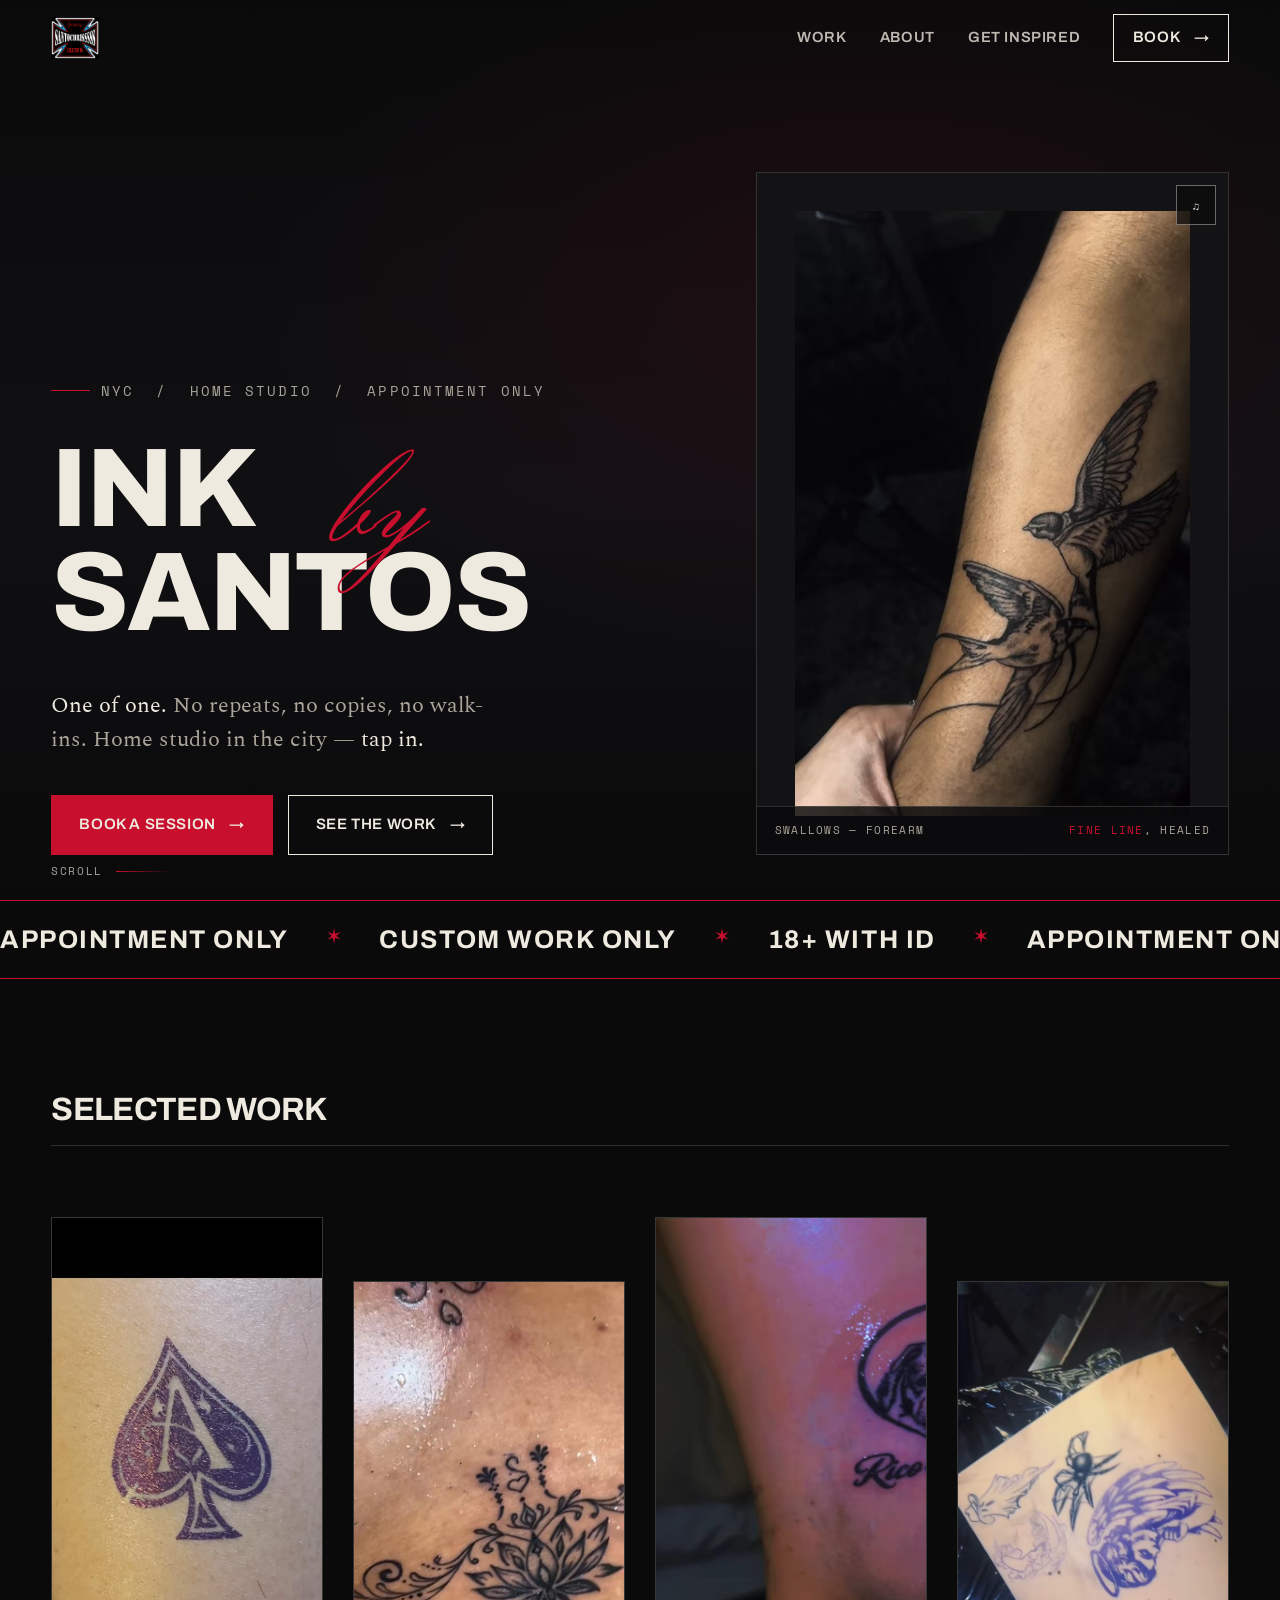
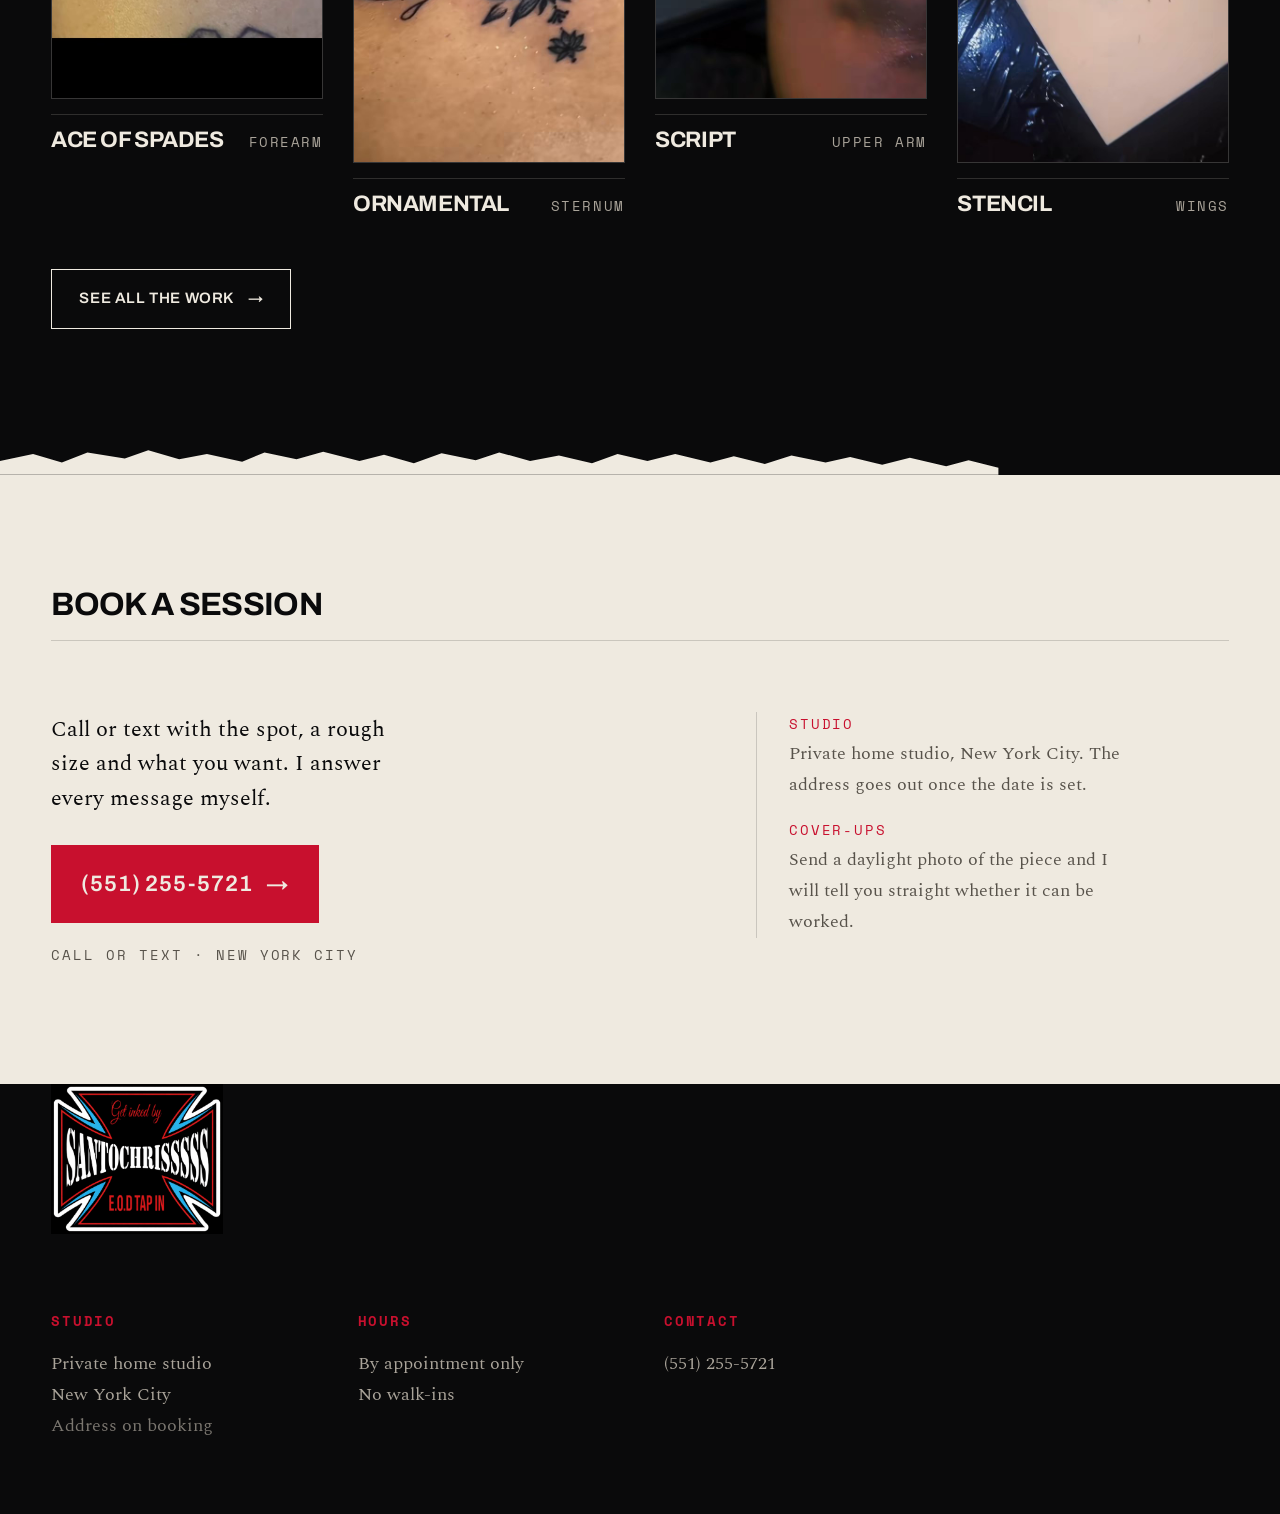
<file: index.html>
<!doctype html>
<html lang="en">
<head>
<meta charset="utf-8">
<meta name="viewport" content="width=device-width, initial-scale=1">
<title>Ink by Santos — Custom Tattooing</title>
<meta name="description" content="Custom tattooing by Santos in New York City. Blackwork, fine line and script — by appointment, New York City.">
<meta name="theme-color" content="#0a0a0b">
<link rel="icon" href="assets/img/logo-icon.png" type="image/png">

<meta property="og:type" content="website">
<meta property="og:title" content="Ink by Santos — Custom Tattooing">
<meta property="og:description" content="One design, one body, never repeated. Blackwork, fine line and script, by appointment.">
<meta property="og:image" content="assets/img/og-card.jpg">
<meta name="twitter:card" content="summary_large_image">

<link rel="preconnect" href="https://fonts.googleapis.com">
<link rel="preconnect" href="https://fonts.gstatic.com" crossorigin>
<link href="https://fonts.googleapis.com/css2?family=Archivo:wght@400;500;600;700;800;900&family=Italianno&family=Monsieur+La+Doulaise&family=Space+Mono:wght@400;700&family=Spectral:ital,wght@0,200;0,300;0,400;0,600;1,300&display=swap" rel="stylesheet">
<link rel="stylesheet" href="assets/css/site.css?v=19fee1ce">

<script type="application/ld+json">
{
  "@context": "https://schema.org",
  "@type": "TattooParlor",
  "name": "Ink by Santos",
  "description": "Custom tattooing. One design, one body, never repeated.",
  "image": "assets/img/og-card.jpg",
  "telephone": "+1-551-255-5721",
  "priceRange": "$$$",
  "address": {
    "@type": "PostalAddress",
    "addressLocality": "New York",
    "addressRegion": "NY",
    "addressCountry": "US"
  },
  "openingHours": ["Tu-Sa 12:00-20:00"]
}
</script>
</head>

<body>
<a class="skip-link" href="#main">Skip to content</a>

<div class="curtain" aria-hidden="true">
  <span style="--i:0"></span><span style="--i:1"></span><span style="--i:2"></span><span style="--i:3"></span>
</div>

<header class="masthead is-top">
  <div class="shell masthead__inner">
    <a class="mark mark--img" href="index.html" aria-label="Ink by Santos, home">
      <img class="mark__logo" src="assets/img/logo-mark.png" alt="Get inked by SANTOCHRISSSSS" width="229" height="200">
    </a>
    <nav class="nav" aria-label="Primary">
      <a class="nav__link" href="gallery.html">Work</a>
      <a class="nav__link" href="about.html">About</a>
      <a class="nav__link" href="inspiration.html">Get Inspired</a>
      <a class="btn btn--small nav__cta" href="#book">Book<span class="btn__arrow">→</span></a>
    </nav>
    <button class="burger" aria-expanded="false" aria-controls="drawer" aria-label="Menu">
      <span></span><span></span><span></span>
    </button>
  </div>
  <div class="progress" aria-hidden="true"></div>
</header>

<nav class="drawer" id="drawer" aria-label="Mobile">
  <img class="drawer__logo" src="assets/img/logo-mark.png" alt="" aria-hidden="true" width="229" height="200">
  <a class="drawer__link" style="--i:0" href="gallery.html">Work</a>
  <a class="drawer__link" style="--i:1" href="about.html">About</a>
  <a class="drawer__link" style="--i:2" href="inspiration.html">Get Inspired</a>
  <a class="drawer__link" style="--i:3" href="#book">Book</a>
  <p class="mono drawer__foot">By appointment · NYC<br><a href="tel:+15512555721">(551) 255-5721</a></p>
</nav>

<main id="main">

  <!-- ============================================================ HERO -->
  <section class="hero pane pane--ink">
    <div class="hero__bg" aria-hidden="true"></div>

    <div class="shell hero__inner">
      <div class="hero__type">
        <p class="eyebrow hero__eyebrow">NYC &nbsp;/&nbsp; Home studio &nbsp;/&nbsp; Appointment only</p>

        <h1 data-reveal>
          <span class="visually-hidden">Ink by Santos</span>
          <span class="line" aria-hidden="true"><i style="--l:0" class="hero__word">Ink</i></span>
          <span class="line" aria-hidden="true"><i style="--l:1" class="hero__word hero__word--outline">Santos</i></span>
        </h1>
        <span class="hero__script" aria-hidden="true">by</span>

        <p class="lede hero__lede">
          <strong>One of one.</strong> No repeats, no copies, no walk-ins.
          Home studio in the city &mdash; <strong>tap in.</strong>
        </p>

        <div class="hero__actions">
          <a class="btn btn--solid" href="#book">
            Book a session<span class="btn__arrow">→</span>
          </a>
          <a class="btn" href="gallery.html">
            See the work<span class="btn__arrow">→</span>
          </a>
        </div>

      </div>

      <div class="hero__plate">
        <div class="plate plate--video ticks">
          <span class="vid">
            <img class="vid__poster" src="assets/video/work-02.jpg"
                 alt="Two fine-line swallows running down a forearm"
                 width="576" height="1024">
            <video id="hero-clip" data-autoplay data-src="assets/video/work-02.mov"
                   poster="assets/video/work-02.jpg" muted loop playsinline
                   preload="none" aria-hidden="true"></video>
          </span>
          <button class="vid__sound" type="button" data-sound="#hero-clip"
                  aria-label="Unmute clip">&#9835;</button>
          <p class="plate__cap">
            <span>Swallows &mdash; forearm</span>
            <span><b>Fine line</b>, healed</span>
          </p>
        </div>
      </div>
    </div>

    <p class="scroll-cue" aria-hidden="true">Scroll</p>
  </section>

  <!-- ========================================================== TICKER -->
  <div class="ticker-band" aria-hidden="true">
    <div class="ticker">
      <div class="ticker__track">
        <div class="ticker__row">
          <b>Appointment only</b><i>&#10038;</i><b>Custom work only</b><i>&#10038;</i><b>18+ with ID</b><i>&#10038;</i><b>Appointment only</b><i>&#10038;</i><b>Custom work only</b><i>&#10038;</i><b>18+ with ID</b><i>&#10038;</i><b>Appointment only</b><i>&#10038;</i><b>Custom work only</b><i>&#10038;</i><b>18+ with ID</b><i>&#10038;</i><b>Appointment only</b><i>&#10038;</i><b>Custom work only</b><i>&#10038;</i><b>18+ with ID</b><i>&#10038;</i>
        </div>
        <div class="ticker__row">
          <b>Appointment only</b><i>&#10038;</i><b>Custom work only</b><i>&#10038;</i><b>18+ with ID</b><i>&#10038;</i><b>Appointment only</b><i>&#10038;</i><b>Custom work only</b><i>&#10038;</i><b>18+ with ID</b><i>&#10038;</i><b>Appointment only</b><i>&#10038;</i><b>Custom work only</b><i>&#10038;</i><b>18+ with ID</b><i>&#10038;</i><b>Appointment only</b><i>&#10038;</i><b>Custom work only</b><i>&#10038;</i><b>18+ with ID</b><i>&#10038;</i>
        </div>
      </div>
    </div>
  </div>

  <!-- ==================================================== SELECTED WORK -->
  <section class="pane pane--ink bay" aria-labelledby="work-h">
    <div class="shell">
      <div class="rule-head" data-reveal>
        <h2 class="rule-head__title" id="work-h">Selected work</h2>
      </div>

      <div class="works">
        <a class="work work--a" href="gallery.html" data-reveal style="--d:0">
          <div class="work__frame ticks">
            <span class="vid">
              <img class="vid__poster" src="assets/video/work-06.jpg" alt="Ace of spades tattoo in purple and black"
                   width="576" height="1024" loading="lazy">
              <video data-src="assets/video/work-06.mov" poster="assets/video/work-06.jpg"
                     muted loop playsinline preload="none" aria-hidden="true"></video>
            </span>
            <span class="work__wash"></span>
          </div>
          <div class="work__meta">
            <h3 class="work__title">Ace of spades</h3>
            <span class="work__tag">Forearm</span>
          </div>
        </a>

        <a class="work work--b" href="gallery.html" data-reveal style="--d:1">
          <div class="work__frame ticks">
            <span class="vid">
              <img class="vid__poster" src="assets/video/work-03.jpg" alt="Ornamental lotus and wing linework across a sternum"
                   width="576" height="1024" loading="lazy">
              <video data-src="assets/video/work-03.mov" poster="assets/video/work-03.jpg"
                     muted loop playsinline preload="none" aria-hidden="true"></video>
            </span>
            <span class="work__wash"></span>
          </div>
          <div class="work__meta">
            <h3 class="work__title">Ornamental</h3>
            <span class="work__tag">Sternum</span>
          </div>
        </a>

        <a class="work work--c" href="gallery.html" data-reveal style="--d:2">
          <div class="work__frame ticks">
            <span class="vid">
              <img class="vid__poster" src="assets/video/work-11.jpg" alt="Script lettering on an upper arm"
                   width="576" height="1024" loading="lazy">
              <video data-src="assets/video/work-11.mov" poster="assets/video/work-11.jpg"
                     muted loop playsinline preload="none" aria-hidden="true"></video>
            </span>
            <span class="work__wash"></span>
          </div>
          <div class="work__meta">
            <h3 class="work__title">Script</h3>
            <span class="work__tag">Upper arm</span>
          </div>
        </a>

        <a class="work work--d" href="gallery.html" data-reveal style="--d:3">
          <div class="work__frame ticks">
            <span class="vid">
              <img class="vid__poster" src="assets/video/work-10.jpg" alt="Stencil sheet of a winged design"
                   width="576" height="1024" loading="lazy">
              <video data-src="assets/video/work-10.mov" poster="assets/video/work-10.jpg"
                     muted loop playsinline preload="none" aria-hidden="true"></video>
            </span>
            <span class="work__wash"></span>
          </div>
          <div class="work__meta">
            <h3 class="work__title">Stencil</h3>
            <span class="work__tag">Wings</span>
          </div>
        </a>

      </div>

      <p style="margin-top:clamp(2rem,4vw,3.5rem)">
        <a class="btn" href="gallery.html">
          See all the work<span class="btn__arrow">→</span>
        </a>
      </p>
    </div>
  </section>

  <!-- ========================================================= BOOKING -->
  <div class="tear" style="background:var(--ink)" aria-hidden="true">
    <svg viewBox="0 0 1200 40" preserveAspectRatio="none"><path fill="#efeae0" d="M0 40V22l31-9 27 11 24-13 35 8 22-11 29 12 26-7 33 10 21-12 30 9 25-10 34 12 23-8 28 11 26-13 32 9 22-10 29 11 27-7 31 10 24-12 28 9 26-9 33 11 22-8 29 10 25-11 32 9 23-7 30 10 26-9 34 11 21-8 28 10V40Z"/></svg>
  </div>

  <section class="pane pane--bone bay" id="book" aria-labelledby="book-h">
    <div class="halftone" aria-hidden="true"></div>
    <div class="shell">
      <div class="rule-head" data-reveal>
        <h2 class="rule-head__title" id="book-h">Book a session</h2>
      </div>

      <div class="grid">
        <div class="col-7" data-reveal>
          <p class="lede" style="max-width:34ch">
            Call or text with the spot, a rough size and what you want.
            I answer every message myself.
          </p>

          <a class="btn btn--solid" href="tel:+15512555721"
             style="margin-top:1.8rem;font-size:var(--t-1);padding:1.2rem 1.8rem">
            (551) 255-5721<span class="btn__arrow">&#8594;</span>
          </a>

          <p class="booking__note" style="margin-top:1.2rem">
            Call or text &middot; New York City
          </p>
        </div>

        <div class="col-4 col-start-9" data-reveal style="--d:1">
          <dl class="fineprint">
            <div>
              <dt>Studio</dt>
              <dd>Private home studio, New York City. The address goes out once
                the date is set.</dd>
            </div>
            <div>
              <dt>Cover-ups</dt>
              <dd>Send a daylight photo of the piece and I will tell you
                straight whether it can be worked.</dd>
            </div>
          </dl>
        </div>
      </div>
    </div>
  </section>
</main>

<!-- ============================================================ FOOTER -->
<footer class="pane pane--ink footer">
  <div class="shell">
    <img class="footer__logo" src="assets/img/logo.png" alt="Get inked by SANTOCHRISSSSS" width="1097" height="959" loading="lazy">

    <div class="footer__cols">
      <div class="footer__col">
        <h4>Studio</h4>
        <p>Private home studio<br>New York City<br><span style="opacity:.7">Address on booking</span></p>
      </div>
      <div class="footer__col">
        <h4>Hours</h4>
        <p>By appointment only<br>No walk-ins</p>
      </div>
      <div class="footer__col">
        <h4>Contact</h4>
        <ul>
          <li><a href="tel:+15512555721">(551) 255-5721</a></li>
        </ul>
      </div>
    </div>

  </div>
</footer>

<script src="assets/js/site.js?v=67400b31" defer></script>
</body>
</html>
</file>
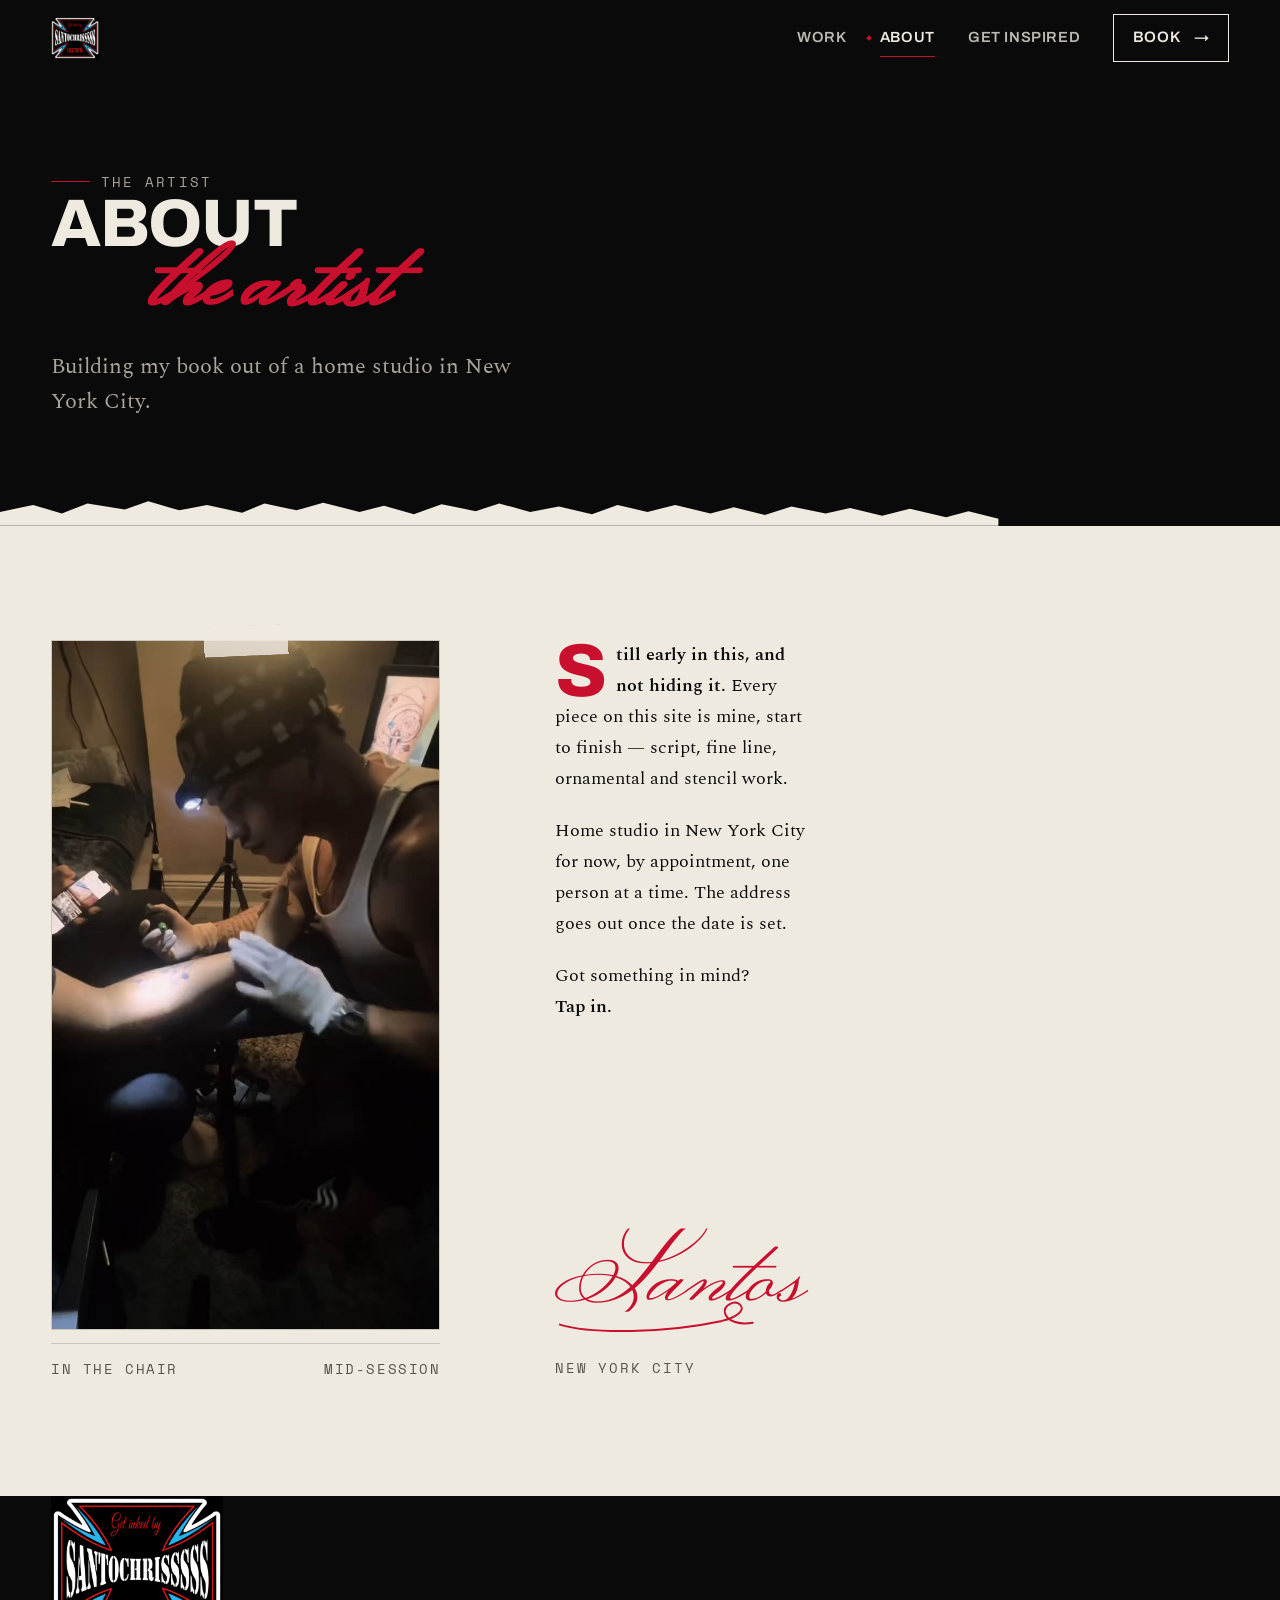
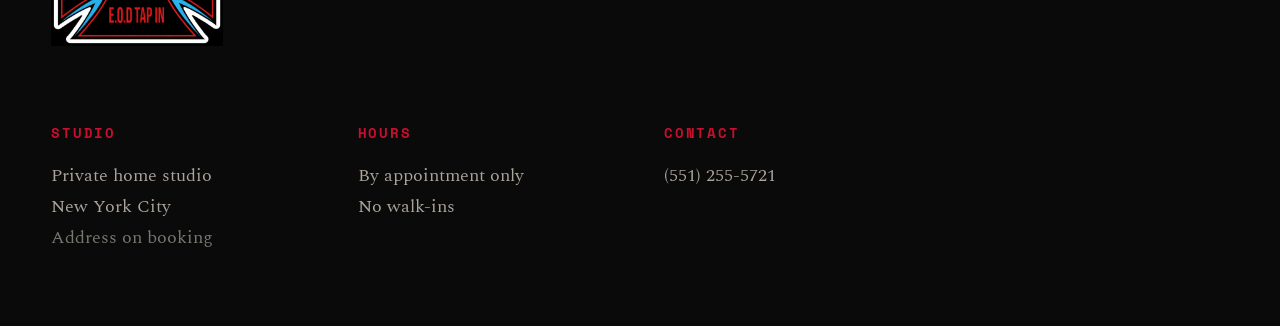
<file: about.html>
<!doctype html>
<html lang="en">
<head>
<meta charset="utf-8">
<meta name="viewport" content="width=device-width, initial-scale=1">
<title>About — Ink by Santos</title>
<meta name="description" content="Custom tattooing from a private home studio in New York City. Blackwork, fine line, ornamental and hand lettering.">
<meta name="theme-color" content="#0a0a0b">
<link rel="icon" href="assets/img/logo-icon.png" type="image/png">
<link rel="preconnect" href="https://fonts.googleapis.com">
<link rel="preconnect" href="https://fonts.gstatic.com" crossorigin>
<link href="https://fonts.googleapis.com/css2?family=Archivo:wght@400;500;600;700;800;900&family=Italianno&family=Monsieur+La+Doulaise&family=Space+Mono:wght@400;700&family=Spectral:ital,wght@0,200;0,300;0,400;0,600;1,300&display=swap" rel="stylesheet">
<link rel="stylesheet" href="assets/css/site.css?v=19fee1ce">
</head>

<body>
<a class="skip-link" href="#main">Skip to content</a>

<div class="curtain" aria-hidden="true">
  <span style="--i:0"></span><span style="--i:1"></span><span style="--i:2"></span><span style="--i:3"></span>
</div>

<header class="masthead is-top">
  <div class="shell masthead__inner">
    <a class="mark mark--img" href="index.html" aria-label="Ink by Santos, home">
      <img class="mark__logo" src="assets/img/logo-mark.png" alt="Get inked by SANTOCHRISSSSS" width="229" height="200">
    </a>
    <nav class="nav" aria-label="Primary">
      <a class="nav__link" href="gallery.html">Work</a>
      <a class="nav__link" href="about.html" aria-current="page">About</a>
      <a class="nav__link" href="inspiration.html">Get Inspired</a>
      <a class="btn btn--small nav__cta" href="index.html#book">Book<span class="btn__arrow">→</span></a>
    </nav>
    <button class="burger" aria-expanded="false" aria-controls="drawer" aria-label="Menu">
      <span></span><span></span><span></span>
    </button>
  </div>
  <div class="progress" aria-hidden="true"></div>
</header>

<nav class="drawer" id="drawer" aria-label="Mobile">
  <img class="drawer__logo" src="assets/img/logo-mark.png" alt="" aria-hidden="true" width="229" height="200">
  <a class="drawer__link" style="--i:0" href="gallery.html">Work</a>
  <a class="drawer__link" style="--i:1" href="about.html">About</a>
  <a class="drawer__link" style="--i:2" href="inspiration.html">Get Inspired</a>
  <a class="drawer__link" style="--i:3" href="index.html#book">Book</a>
  <p class="mono drawer__foot">By appointment · NYC<br><a href="tel:+15512555721">(551) 255-5721</a></p>
</nav>

<main id="main">

  <section class="pane pane--ink page-head">
    <div class="halftone halftone--radial" aria-hidden="true"></div>
    <div class="shell">
      <p class="eyebrow" data-reveal>The artist</p>
      <h1 class="page-head__title" data-reveal style="--d:1">
        About
        <span class="page-head__script">the artist</span>
      </h1>
      <p class="lede page-head__lede" data-reveal style="--d:2">
        Building my book out of a home studio in New York City.
      </p>
    </div>
  </section>

  <div class="tear" style="background:var(--ink)" aria-hidden="true">
    <svg viewBox="0 0 1200 40" preserveAspectRatio="none"><path fill="#efeae0" d="M0 40V22l31-9 27 11 24-13 35 8 22-11 29 12 26-7 33 10 21-12 30 9 25-10 34 12 23-8 28 11 26-13 32 9 22-10 29 11 27-7 31 10 24-12 28 9 26-9 33 11 22-8 29 10 25-11 32 9 23-7 30 10 26-9 34 11 21-8 28 10V40Z"/></svg>
  </div>

  <!-- ============================================================== BIO -->
  <section class="pane pane--bone bay" aria-labelledby="bio-h">
    <div class="shell grid">
      <div class="col-5" data-reveal>
        <div class="portrait">
          <span class="portrait__tape" aria-hidden="true"></span>
          <div class="portrait__frame ticks">
            <span class="vid" style="aspect-ratio:9/16">
              <img class="vid__poster" src="assets/video/work-07.jpg"
                   alt="Tattooing under a headlamp during a session"
                   width="720" height="1280">
              <video data-src="assets/video/work-07.mov" poster="assets/video/work-07.jpg"
                     muted loop playsinline preload="none" aria-hidden="true"></video>
            </span>
          </div>
          <p class="portrait__cap">
            <span>In the chair</span>
            <span>Mid-session</span>
          </p>
        </div>
      </div>

      <div class="col-6 col-start-7" data-reveal style="--d:1">
        <h2 class="visually-hidden" id="bio-h">Biography</h2>

        <div class="prose">
          <p class="dropcap">
            <strong>Still early in this, and not hiding it.</strong> Every piece
            on this site is mine, start to finish &mdash; script, fine line,
            ornamental and stencil work.
          </p>
          <p>
            Home studio in New York City for now, by appointment, one person at
            a time. The address goes out once the date is set.
          </p>
          <p>
            Got something in mind? <strong>Tap in.</strong>
          </p>
        </div>

        <div style="display:flex;flex-wrap:wrap;gap:.9rem;margin-top:2rem">
          <a class="btn" href="index.html#book">Book a session<span class="btn__arrow">&#8594;</span></a>
          <a class="btn" href="gallery.html">See the work<span class="btn__arrow">&#8594;</span></a>
        </div>

        <div class="sign-off" style="margin-top:2.5rem">
          <p class="autograph" aria-hidden="true">Santos</p>
          <svg class="signature" viewBox="0 0 420 60" style="margin-top:-.5rem" aria-hidden="true">
            <path d="M8 34c52 16 176 14 268-6 24-6 40-18 30-27-9-8-28 1-25 14 3 14 26 20 46 16"/>
          </svg>
          <p class="mono" style="margin-top:1rem;color:var(--fg-dim)">New York City</p>
        </div>
      </div>
    </div>
  </section>

</main>

<footer class="pane pane--ink footer">
  <div class="shell">
    <img class="footer__logo" src="assets/img/logo.png" alt="Get inked by SANTOCHRISSSSS" width="1097" height="959" loading="lazy">
    <div class="footer__cols">
      <div class="footer__col">
        <h4>Studio</h4>
        <p>Private home studio<br>New York City<br><span style="opacity:.7">Address on booking</span></p>
      </div>
      <div class="footer__col">
        <h4>Hours</h4>
        <p>By appointment only<br>No walk-ins</p>
      </div>
      <div class="footer__col">
        <h4>Contact</h4>
        <ul>
          <li><a href="tel:+15512555721">(551) 255-5721</a></li>
        </ul>
      </div>
    </div>
  </div>
</footer>

<script src="assets/js/site.js?v=67400b31" defer></script>
</body>
</html>
</file>
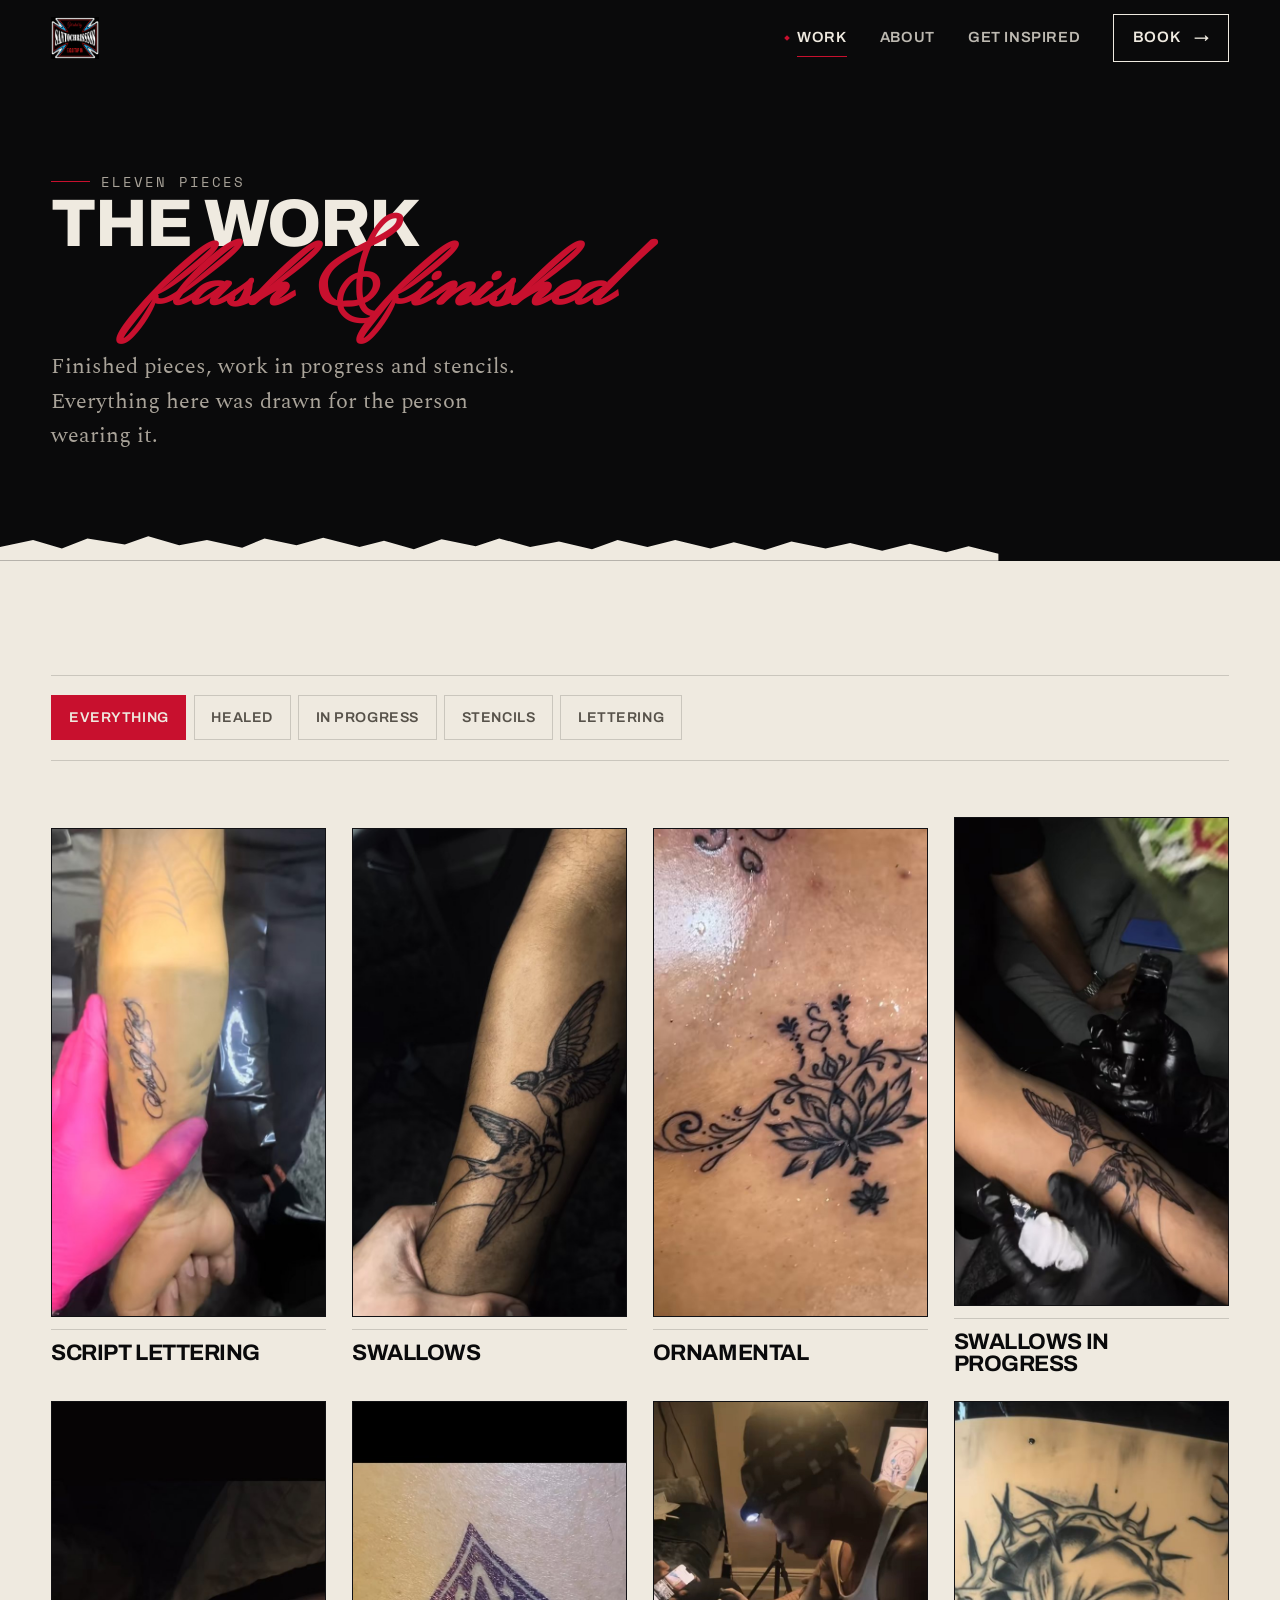
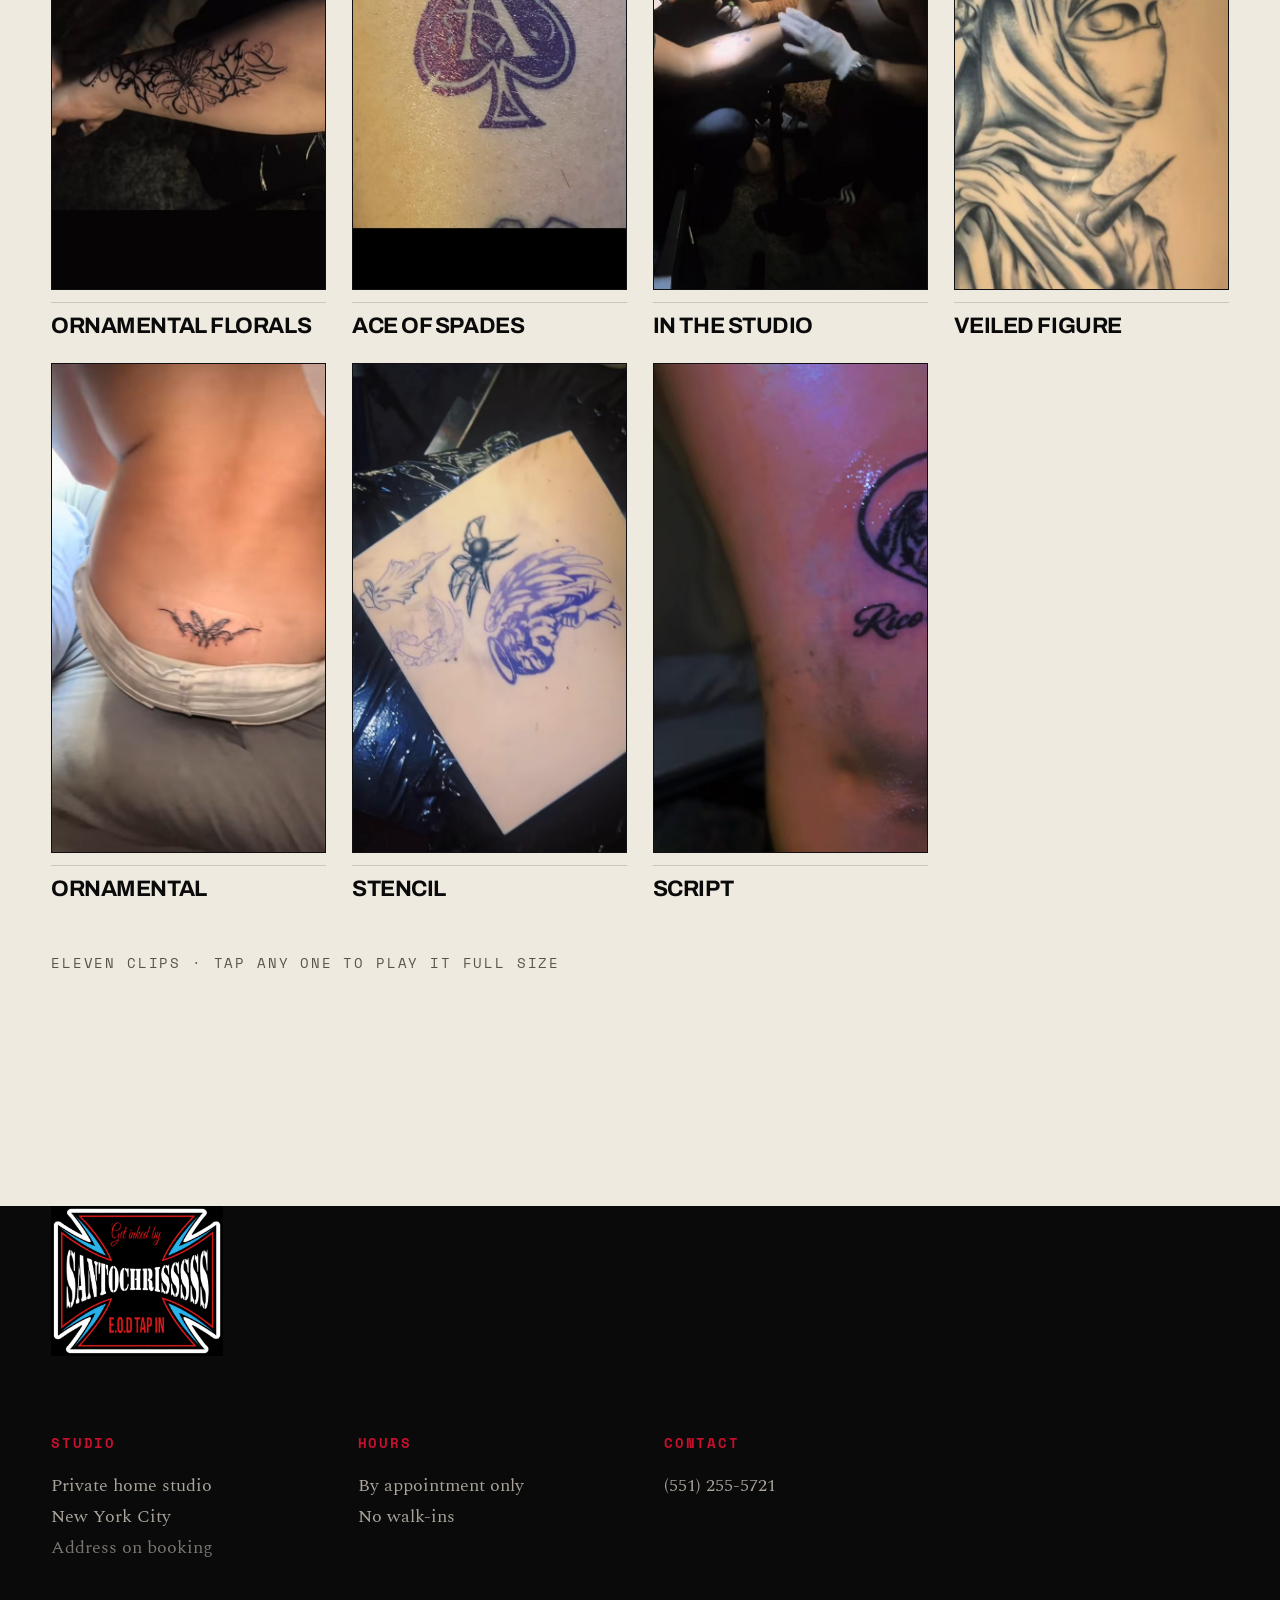
<file: gallery.html>
<!doctype html>
<html lang="en">
<head>
<meta charset="utf-8">
<meta name="viewport" content="width=device-width, initial-scale=1">
<title>The Work — Ink by Santos</title>
<meta name="description" content="Twelve plates from the Ink by Santos book — blackwork, fine line, ornamental and script tattooing.">
<meta name="theme-color" content="#0a0a0b">
<link rel="icon" href="assets/img/logo-icon.png" type="image/png">
<link rel="preconnect" href="https://fonts.googleapis.com">
<link rel="preconnect" href="https://fonts.gstatic.com" crossorigin>
<link href="https://fonts.googleapis.com/css2?family=Archivo:wght@400;500;600;700;800;900&family=Italianno&family=Monsieur+La+Doulaise&family=Space+Mono:wght@400;700&family=Spectral:ital,wght@0,200;0,300;0,400;0,600;1,300&display=swap" rel="stylesheet">
<link rel="stylesheet" href="assets/css/site.css?v=19fee1ce">
</head>

<body>
<a class="skip-link" href="#main">Skip to content</a>

<div class="curtain" aria-hidden="true">
  <span style="--i:0"></span><span style="--i:1"></span><span style="--i:2"></span><span style="--i:3"></span>
</div>

<header class="masthead is-top">
  <div class="shell masthead__inner">
    <a class="mark mark--img" href="index.html" aria-label="Ink by Santos, home">
      <img class="mark__logo" src="assets/img/logo-mark.png" alt="Get inked by SANTOCHRISSSSS" width="229" height="200">
    </a>
    <nav class="nav" aria-label="Primary">
      <a class="nav__link" href="gallery.html" aria-current="page">Work</a>
      <a class="nav__link" href="about.html">About</a>
      <a class="nav__link" href="inspiration.html">Get Inspired</a>
      <a class="btn btn--small nav__cta" href="index.html#book">Book<span class="btn__arrow">→</span></a>
    </nav>
    <button class="burger" aria-expanded="false" aria-controls="drawer" aria-label="Menu">
      <span></span><span></span><span></span>
    </button>
  </div>
  <div class="progress" aria-hidden="true"></div>
</header>

<nav class="drawer" id="drawer" aria-label="Mobile">
  <img class="drawer__logo" src="assets/img/logo-mark.png" alt="" aria-hidden="true" width="229" height="200">
  <a class="drawer__link" style="--i:0" href="gallery.html">Work</a>
  <a class="drawer__link" style="--i:1" href="about.html">About</a>
  <a class="drawer__link" style="--i:2" href="inspiration.html">Get Inspired</a>
  <a class="drawer__link" style="--i:3" href="index.html#book">Book</a>
  <p class="mono drawer__foot">By appointment · NYC<br><a href="tel:+15512555721">(551) 255-5721</a></p>
</nav>

<main id="main">

  <section class="pane pane--ink page-head">
    <div class="halftone halftone--radial" aria-hidden="true"></div>
    <div class="shell">
      <p class="eyebrow" data-reveal>Eleven pieces</p>
      <h1 class="page-head__title" data-reveal style="--d:1">
        The work
        <span class="page-head__script">flash &amp; finished</span>
      </h1>
      <p class="lede page-head__lede" data-reveal style="--d:2">
        Finished pieces, work in progress and stencils. Everything here was
        drawn for the person wearing it.
      </p>
    </div>
  </section>

  <div class="tear" style="background:var(--ink)" aria-hidden="true">
    <svg viewBox="0 0 1200 40" preserveAspectRatio="none"><path fill="#efeae0" d="M0 40V22l31-9 27 11 24-13 35 8 22-11 29 12 26-7 33 10 21-12 30 9 25-10 34 12 23-8 28 11 26-13 32 9 22-10 29 11 27-7 31 10 24-12 28 9 26-9 33 11 22-8 29 10 25-11 32 9 23-7 30 10 26-9 34 11 21-8 28 10V40Z"/></svg>
  </div>

  <section class="pane pane--bone bay" aria-labelledby="filters-h">
    <div class="shell">
      <h2 class="visually-hidden" id="filters-h">Filter the work</h2>

      <div class="filters" role="group" aria-label="Filter the work">
        <button class="chip" data-filter="all" aria-pressed="true">Everything</button>
        <button class="chip" data-filter="healed" aria-pressed="false">Healed</button>
        <button class="chip" data-filter="progress" aria-pressed="false">In progress</button>
        <button class="chip" data-filter="stencil" aria-pressed="false">Stencils</button>
        <button class="chip" data-filter="lettering" aria-pressed="false">Lettering</button>
      </div>

      <div class="mason" data-gallery>

        <button class="tile" data-tags="lettering healed" data-title="Script lettering"
                data-meta="Script lettering &middot; Forearm" data-video="assets/video/work-01.mov"
                data-poster="assets/video/work-01.jpg"
                data-reveal style="--d:0">
          <span class="tile__frame ticks">
            <span class="vid">
              <img class="vid__poster" src="assets/video/work-01.jpg" alt="Script lettering on a forearm being wiped down"
                   width="576" height="1024" loading="lazy">
              <video data-src="assets/video/work-01.mov" poster="assets/video/work-01.jpg"
                     muted loop playsinline preload="none" aria-hidden="true"></video>
            </span>
            <span class="tile__wash"></span>
            <span class="tile__zoom" aria-hidden="true">+</span>
          </span>
          <span class="tile__meta">
            <span class="tile__name">Script lettering</span>
          </span>
        </button>

        <button class="tile" data-tags="fineline healed" data-title="Swallows"
                data-meta="Swallows &middot; Forearm" data-video="assets/video/work-02.mov"
                data-poster="assets/video/work-02.jpg"
                data-reveal style="--d:1">
          <span class="tile__frame ticks">
            <span class="vid">
              <img class="vid__poster" src="assets/video/work-02.jpg" alt="Two fine-line swallows running down a forearm"
                   width="576" height="1024" loading="lazy">
              <video data-src="assets/video/work-02.mov" poster="assets/video/work-02.jpg"
                     muted loop playsinline preload="none" aria-hidden="true"></video>
            </span>
            <span class="tile__wash"></span>
            <span class="tile__zoom" aria-hidden="true">+</span>
          </span>
          <span class="tile__meta">
            <span class="tile__name">Swallows</span>
          </span>
        </button>

        <button class="tile" data-tags="ornamental healed" data-title="Ornamental"
                data-meta="Ornamental &middot; Sternum" data-video="assets/video/work-03.mov"
                data-poster="assets/video/work-03.jpg"
                data-reveal style="--d:2">
          <span class="tile__frame ticks">
            <span class="vid">
              <img class="vid__poster" src="assets/video/work-03.jpg" alt="Ornamental lotus and wing linework across a sternum"
                   width="576" height="1024" loading="lazy">
              <video data-src="assets/video/work-03.mov" poster="assets/video/work-03.jpg"
                     muted loop playsinline preload="none" aria-hidden="true"></video>
            </span>
            <span class="tile__wash"></span>
            <span class="tile__zoom" aria-hidden="true">+</span>
          </span>
          <span class="tile__meta">
            <span class="tile__name">Ornamental</span>
          </span>
        </button>

        <button class="tile" data-tags="fineline progress" data-title="Swallows in progress"
                data-meta="Swallows in progress &middot; Forearm" data-video="assets/video/work-04.mov"
                data-poster="assets/video/work-04.jpg"
                data-reveal style="--d:0">
          <span class="tile__frame ticks">
            <span class="vid">
              <img class="vid__poster" src="assets/video/work-04.jpg" alt="Swallows being tattooed on a forearm"
                   width="576" height="1024" loading="lazy">
              <video data-src="assets/video/work-04.mov" poster="assets/video/work-04.jpg"
                     muted loop playsinline preload="none" aria-hidden="true"></video>
            </span>
            <span class="tile__wash"></span>
            <span class="tile__zoom" aria-hidden="true">+</span>
          </span>
          <span class="tile__meta">
            <span class="tile__name">Swallows in progress</span>
          </span>
        </button>

        <button class="tile" data-tags="progress" data-title="Ornamental florals"
                data-meta="Ornamental florals &middot; Forearm" data-video="assets/video/work-05.mov"
                data-poster="assets/video/work-05.jpg"
                data-reveal style="--d:1">
          <span class="tile__frame ticks">
            <span class="vid">
              <img class="vid__poster" src="assets/video/work-05.jpg" alt="Ornamental floral linework running down a forearm"
                   width="576" height="1024" loading="lazy">
              <video data-src="assets/video/work-05.mov" poster="assets/video/work-05.jpg"
                     muted loop playsinline preload="none" aria-hidden="true"></video>
            </span>
            <span class="tile__wash"></span>
            <span class="tile__zoom" aria-hidden="true">+</span>
          </span>
          <span class="tile__meta">
            <span class="tile__name">Ornamental florals</span>
          </span>
        </button>

        <button class="tile" data-tags="healed" data-title="Ace of spades"
                data-meta="Ace of spades &middot; Forearm" data-video="assets/video/work-06.mov"
                data-poster="assets/video/work-06.jpg"
                data-reveal style="--d:2">
          <span class="tile__frame ticks">
            <span class="vid">
              <img class="vid__poster" src="assets/video/work-06.jpg" alt="Ace of spades tattoo in purple and black"
                   width="576" height="1024" loading="lazy">
              <video data-src="assets/video/work-06.mov" poster="assets/video/work-06.jpg"
                     muted loop playsinline preload="none" aria-hidden="true"></video>
            </span>
            <span class="tile__wash"></span>
            <span class="tile__zoom" aria-hidden="true">+</span>
          </span>
          <span class="tile__meta">
            <span class="tile__name">Ace of spades</span>
          </span>
        </button>

        <button class="tile" data-tags="progress" data-title="In the studio"
                data-meta="In the studio &middot; Session" data-video="assets/video/work-07.mov"
                data-poster="assets/video/work-07.jpg"
                data-reveal style="--d:0">
          <span class="tile__frame ticks">
            <span class="vid">
              <img class="vid__poster" src="assets/video/work-07.jpg" alt="Tattooing under a headlamp during a session"
                   width="576" height="1024" loading="lazy">
              <video data-src="assets/video/work-07.mov" poster="assets/video/work-07.jpg"
                     muted loop playsinline preload="none" aria-hidden="true"></video>
            </span>
            <span class="tile__wash"></span>
            <span class="tile__zoom" aria-hidden="true">+</span>
          </span>
          <span class="tile__meta">
            <span class="tile__name">In the studio</span>
          </span>
        </button>

        <button class="tile" data-tags="stencil" data-title="Veiled figure"
                data-meta="Veiled figure &middot; Drawing" data-video="assets/video/work-08.mov"
                data-poster="assets/video/work-08.jpg"
                data-reveal style="--d:1">
          <span class="tile__frame ticks">
            <span class="vid">
              <img class="vid__poster" src="assets/video/work-08.jpg" alt="Black and grey drawing of a veiled figure in a crown of thorns"
                   width="576" height="1024" loading="lazy">
              <video data-src="assets/video/work-08.mov" poster="assets/video/work-08.jpg"
                     muted loop playsinline preload="none" aria-hidden="true"></video>
            </span>
            <span class="tile__wash"></span>
            <span class="tile__zoom" aria-hidden="true">+</span>
          </span>
          <span class="tile__meta">
            <span class="tile__name">Veiled figure</span>
          </span>
        </button>

        <button class="tile" data-tags="ornamental healed" data-title="Ornamental"
                data-meta="Ornamental &middot; Lower back" data-video="assets/video/work-09.mov"
                data-poster="assets/video/work-09.jpg"
                data-reveal style="--d:2">
          <span class="tile__frame ticks">
            <span class="vid">
              <img class="vid__poster" src="assets/video/work-09.jpg" alt="Small ornamental piece on a lower back"
                   width="576" height="1024" loading="lazy">
              <video data-src="assets/video/work-09.mov" poster="assets/video/work-09.jpg"
                     muted loop playsinline preload="none" aria-hidden="true"></video>
            </span>
            <span class="tile__wash"></span>
            <span class="tile__zoom" aria-hidden="true">+</span>
          </span>
          <span class="tile__meta">
            <span class="tile__name">Ornamental</span>
          </span>
        </button>

        <button class="tile" data-tags="stencil" data-title="Stencil"
                data-meta="Stencil &middot; Wings" data-video="assets/video/work-10.mov"
                data-poster="assets/video/work-10.jpg"
                data-reveal style="--d:0">
          <span class="tile__frame ticks">
            <span class="vid">
              <img class="vid__poster" src="assets/video/work-10.jpg" alt="Stencil sheet of a winged design being prepared"
                   width="576" height="1024" loading="lazy">
              <video data-src="assets/video/work-10.mov" poster="assets/video/work-10.jpg"
                     muted loop playsinline preload="none" aria-hidden="true"></video>
            </span>
            <span class="tile__wash"></span>
            <span class="tile__zoom" aria-hidden="true">+</span>
          </span>
          <span class="tile__meta">
            <span class="tile__name">Stencil</span>
          </span>
        </button>

        <button class="tile" data-tags="lettering healed" data-title="Script"
                data-meta="Script &middot; Upper arm" data-video="assets/video/work-11.mov"
                data-poster="assets/video/work-11.jpg"
                data-reveal style="--d:1">
          <span class="tile__frame ticks">
            <span class="vid">
              <img class="vid__poster" src="assets/video/work-11.jpg" alt="Script lettering beside a circular portrait piece"
                   width="576" height="1024" loading="lazy">
              <video data-src="assets/video/work-11.mov" poster="assets/video/work-11.jpg"
                     muted loop playsinline preload="none" aria-hidden="true"></video>
            </span>
            <span class="tile__wash"></span>
            <span class="tile__zoom" aria-hidden="true">+</span>
          </span>
          <span class="tile__meta">
            <span class="tile__name">Script</span>
          </span>
        </button>
      </div>

      <p class="mono" style="margin-top:clamp(2rem,4vw,3.5rem);color:var(--fg-dim);padding-bottom:var(--bay)">
        Eleven clips &middot; tap any one to play it full size
      </p>
    </div>
  </section>

</main>

<!-- ========================================================== LIGHTBOX -->
<div class="lightbox" role="dialog" aria-modal="true" aria-label="Clip viewer" aria-hidden="true">
  <div class="lightbox__bar">
    <span>The Work</span>
    <button class="lightbox__close" type="button">Close ✕</button>
  </div>
  <div class="lightbox__stage">
    <button class="lightbox__nav lightbox__nav--prev" type="button" aria-label="Previous clip">←</button>
    <video controls loop playsinline preload="metadata"></video>
    <img alt="" hidden>
    <button class="lightbox__nav lightbox__nav--next" type="button" aria-label="Next clip">→</button>
  </div>
  <div class="lightbox__foot">
    <p class="lightbox__title"></p>
    <p class="lightbox__tags"></p>
  </div>
</div>

<footer class="pane pane--ink footer">
  <div class="shell">
    <img class="footer__logo" src="assets/img/logo.png" alt="Get inked by SANTOCHRISSSSS" width="1097" height="959" loading="lazy">
    <div class="footer__cols">
      <div class="footer__col">
        <h4>Studio</h4>
        <p>Private home studio<br>New York City<br><span style="opacity:.7">Address on booking</span></p>
      </div>
      <div class="footer__col">
        <h4>Hours</h4>
        <p>By appointment only<br>No walk-ins</p>
      </div>
      <div class="footer__col">
        <h4>Contact</h4>
        <ul>
          <li><a href="tel:+15512555721">(551) 255-5721</a></li>
        </ul>
      </div>
    </div>
  </div>
</footer>

<script src="assets/js/site.js?v=67400b31" defer></script>
</body>
</html>
</file>
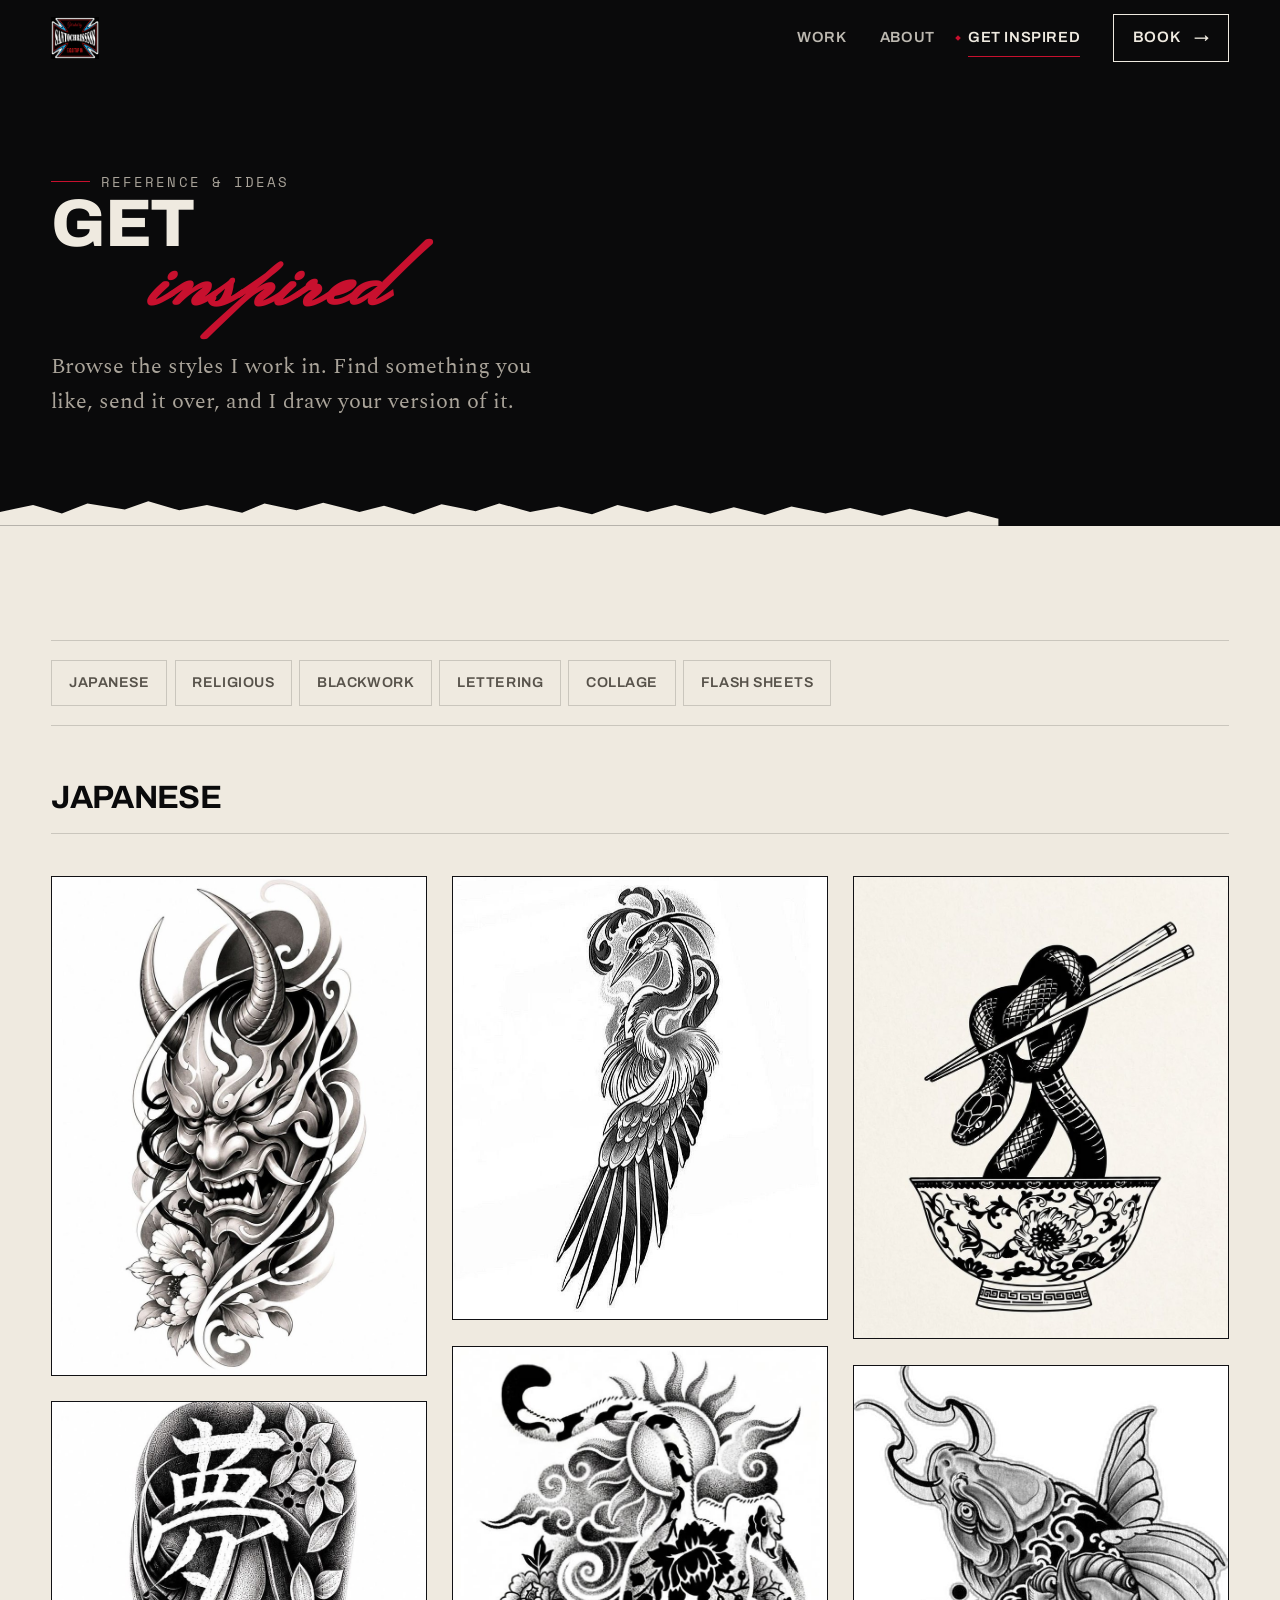
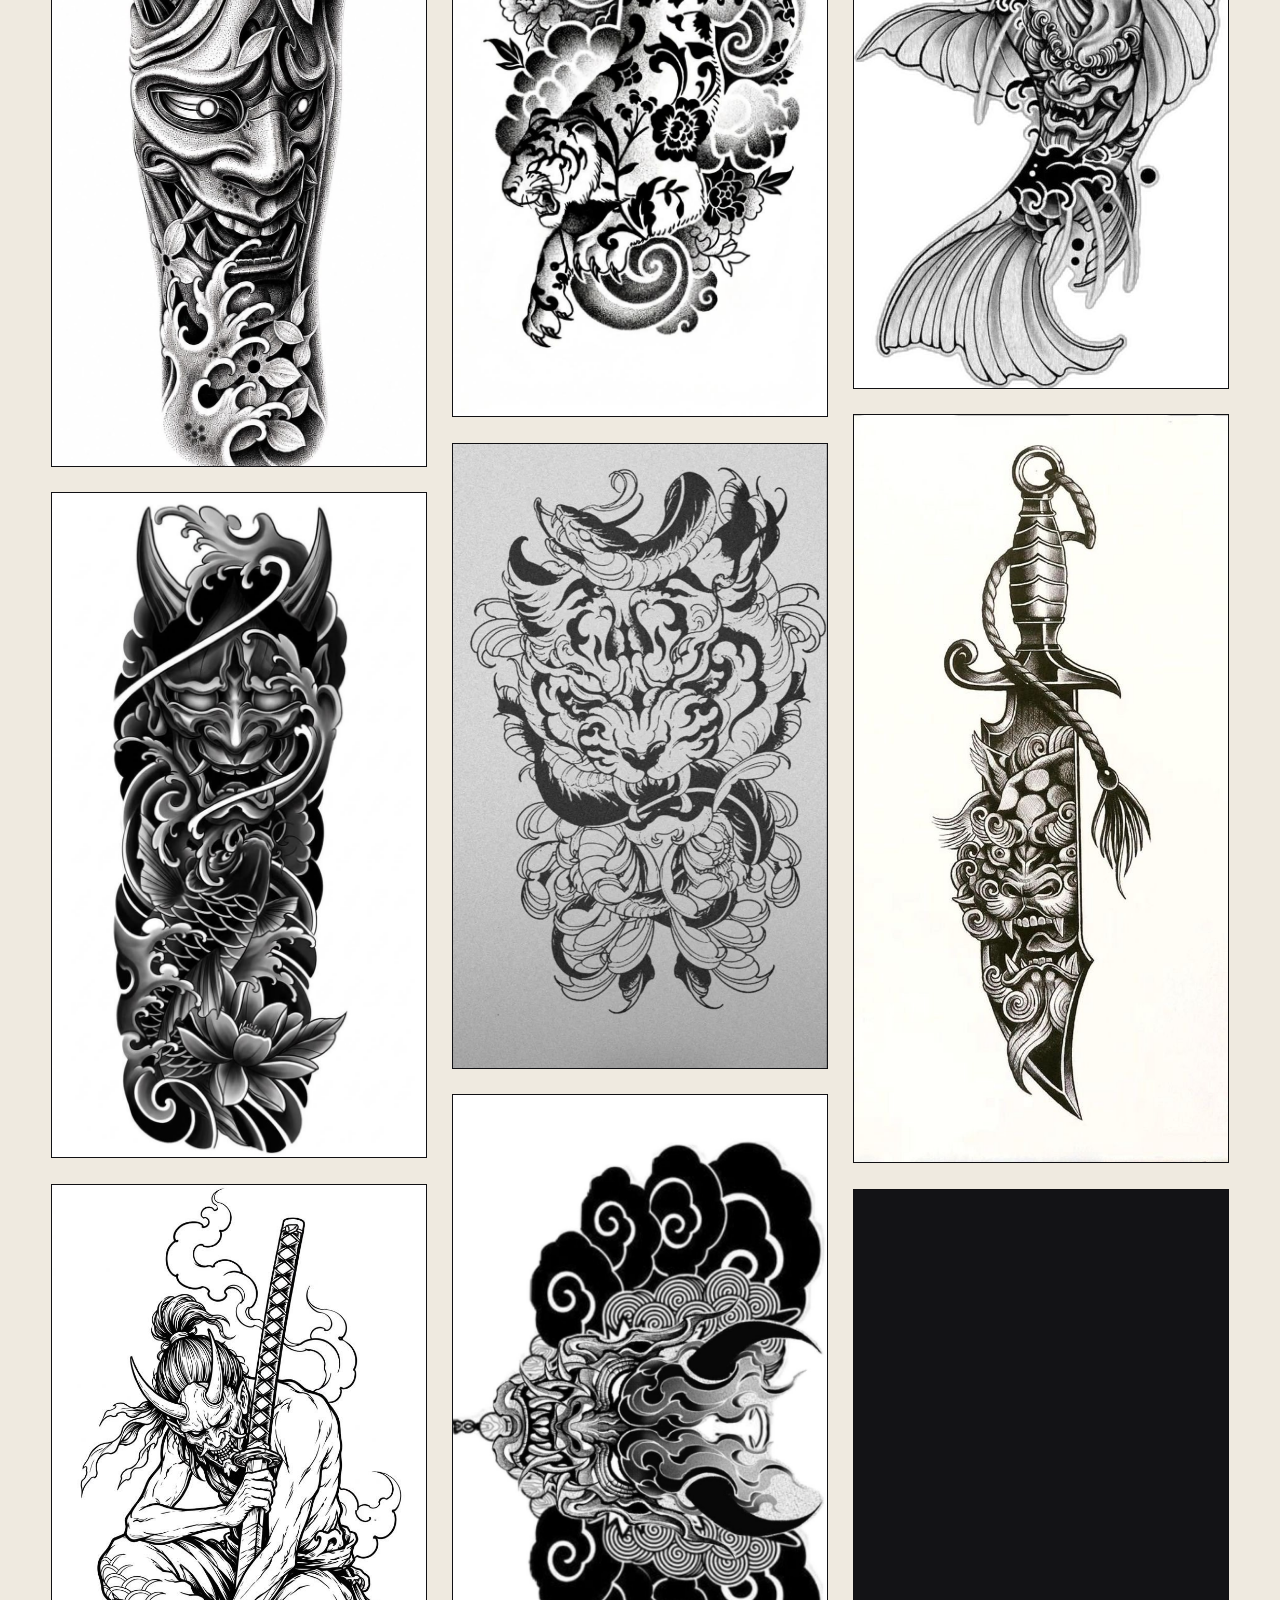
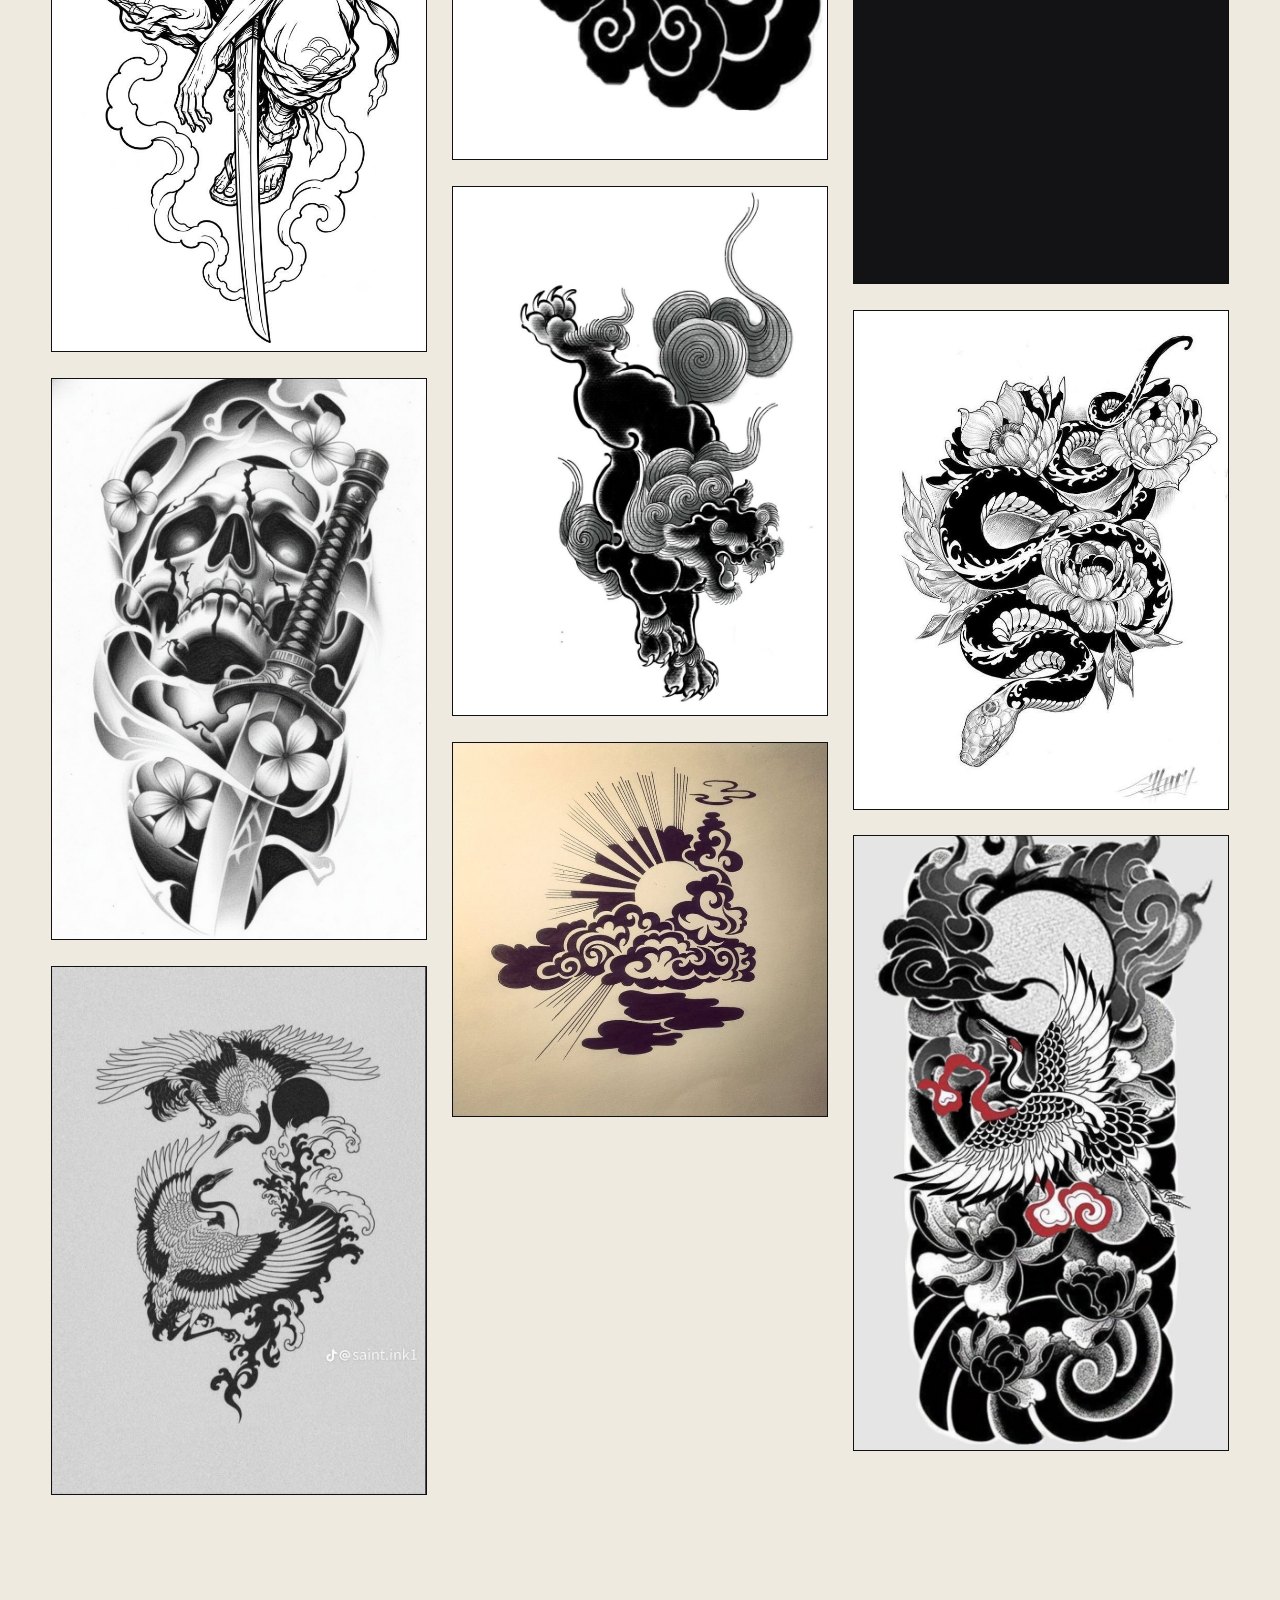
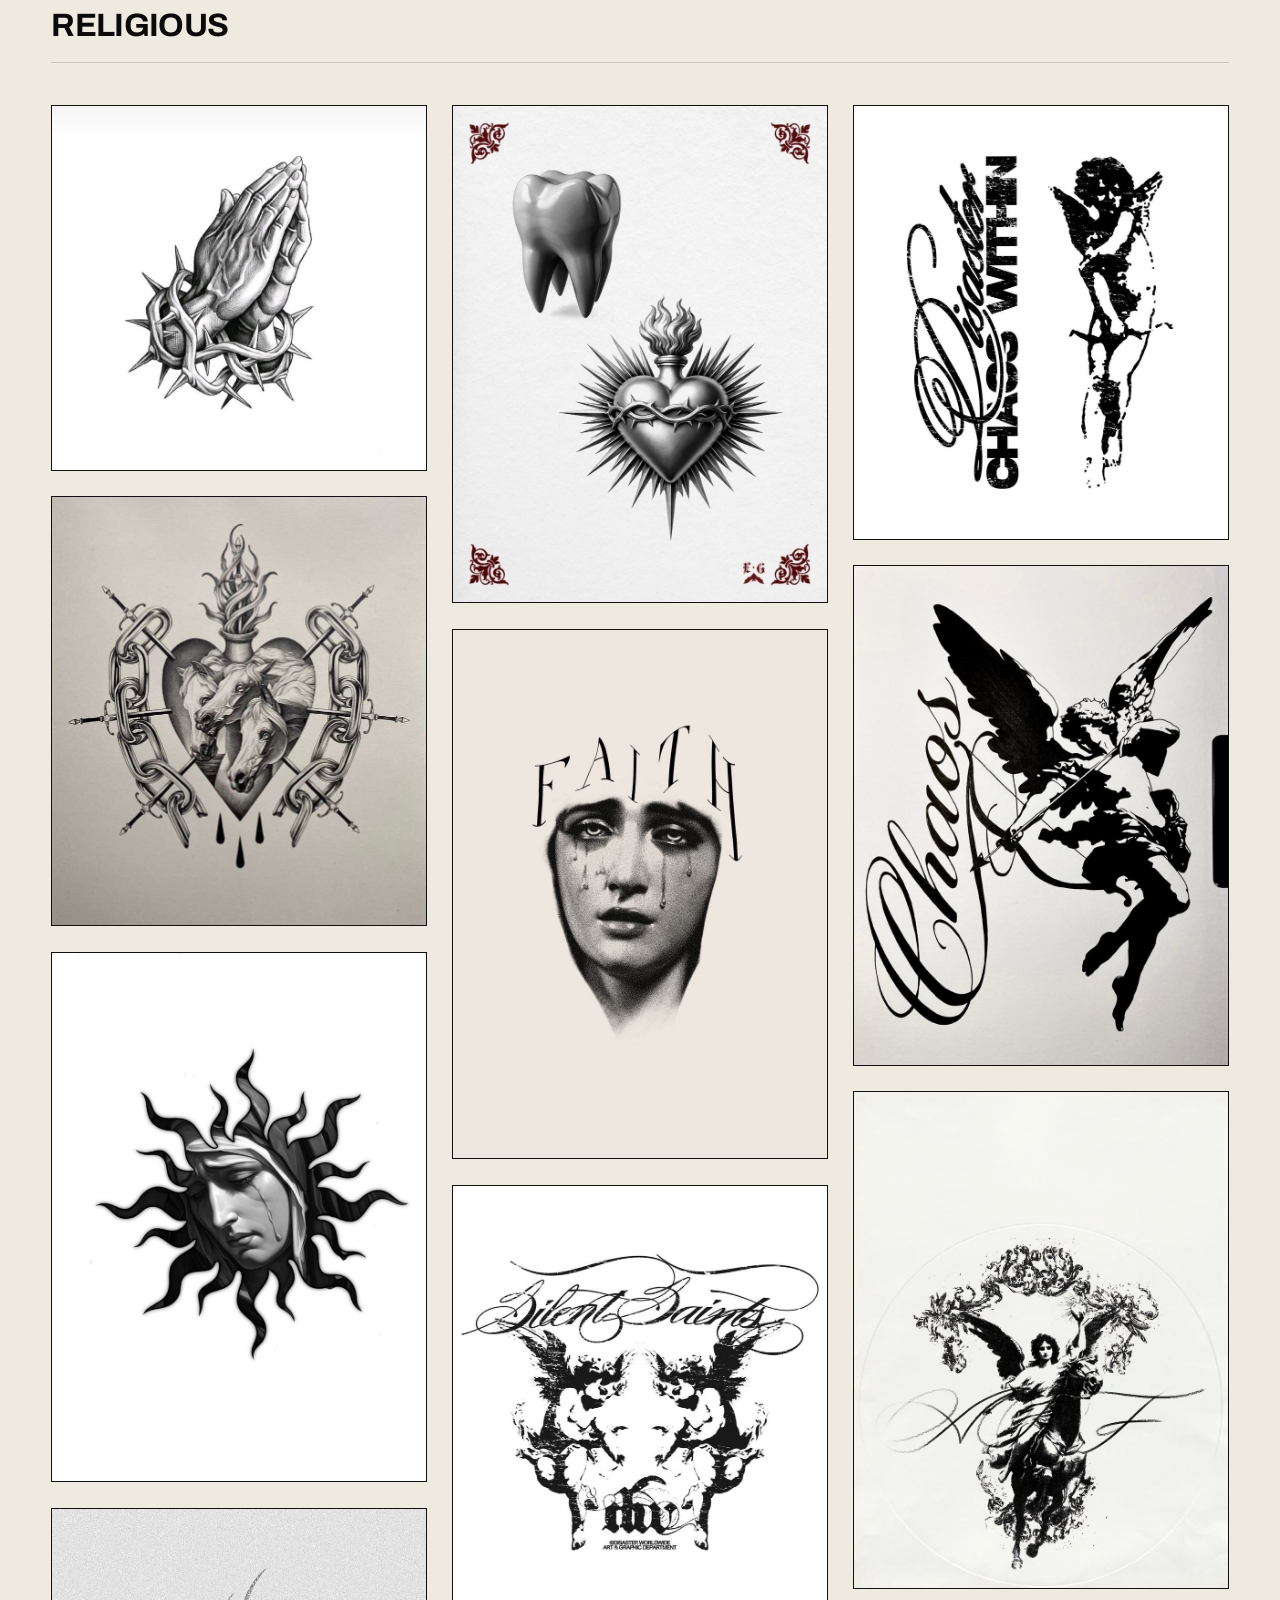
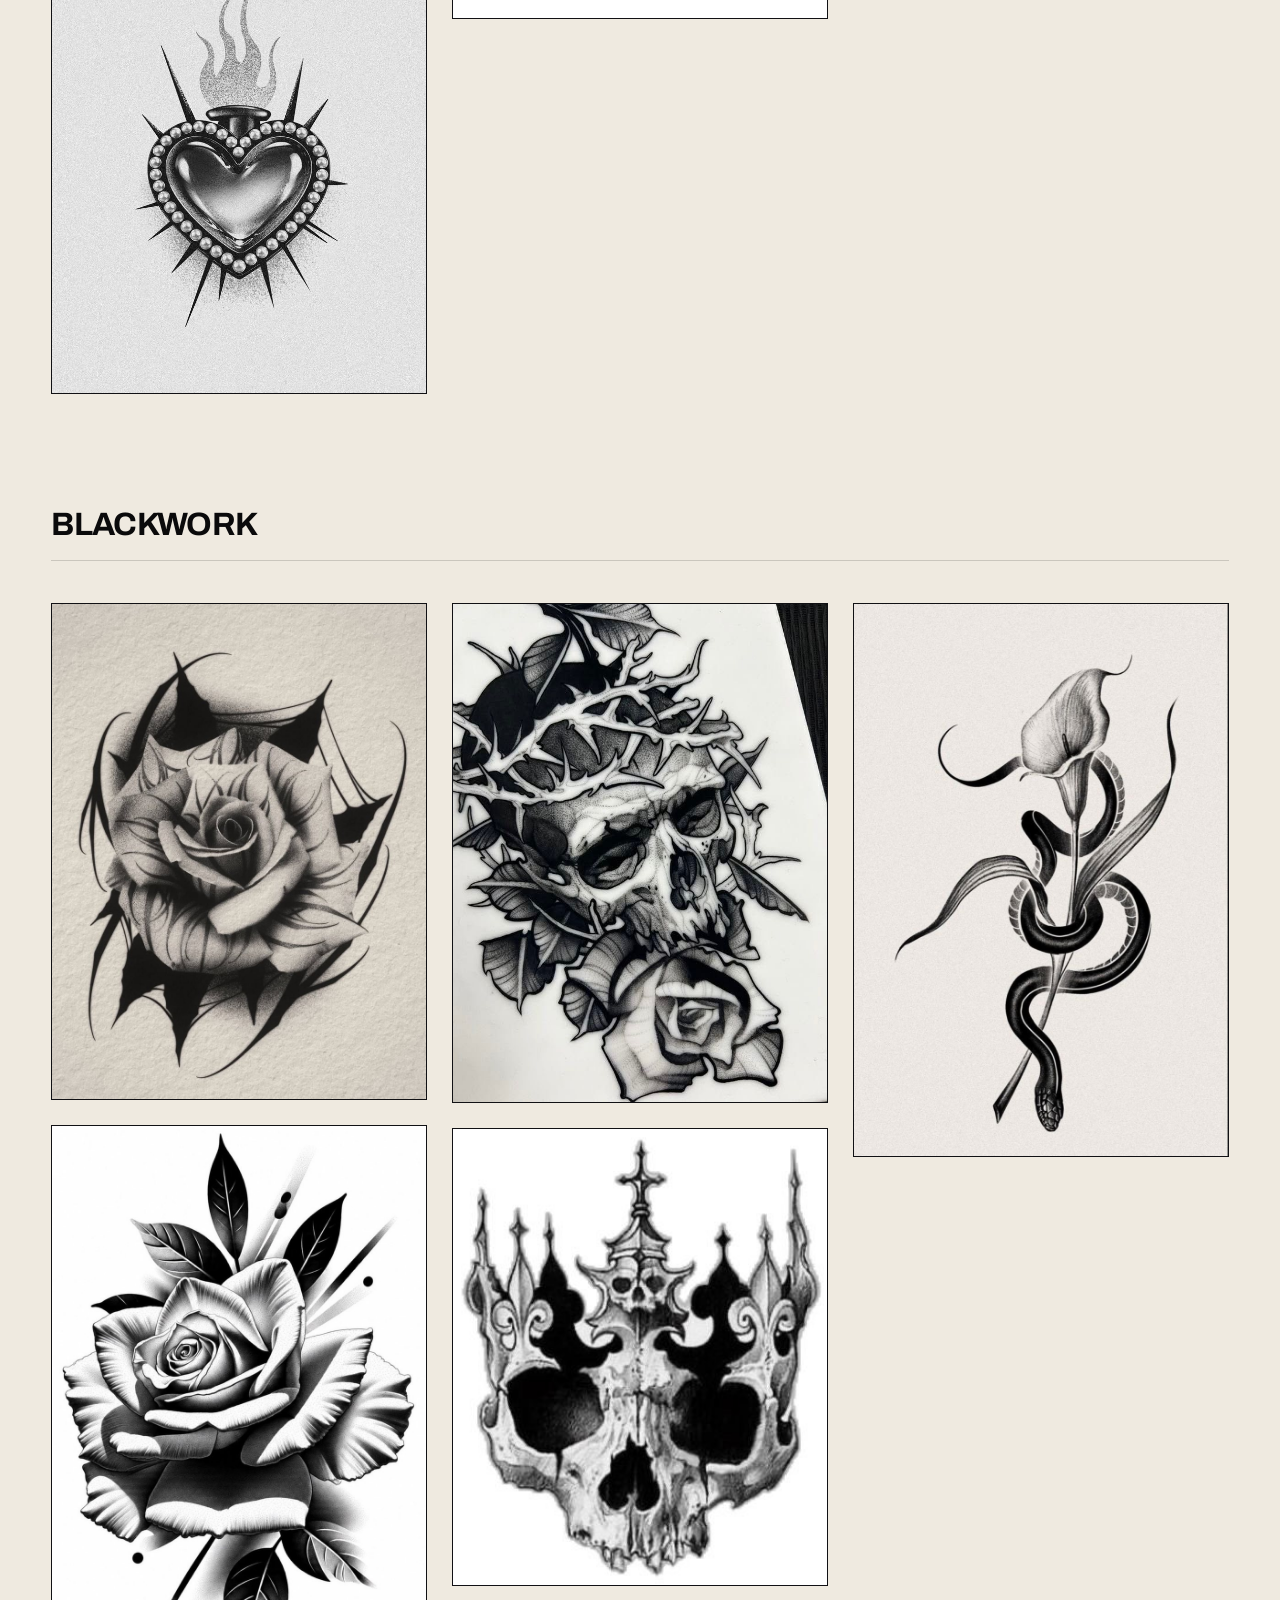
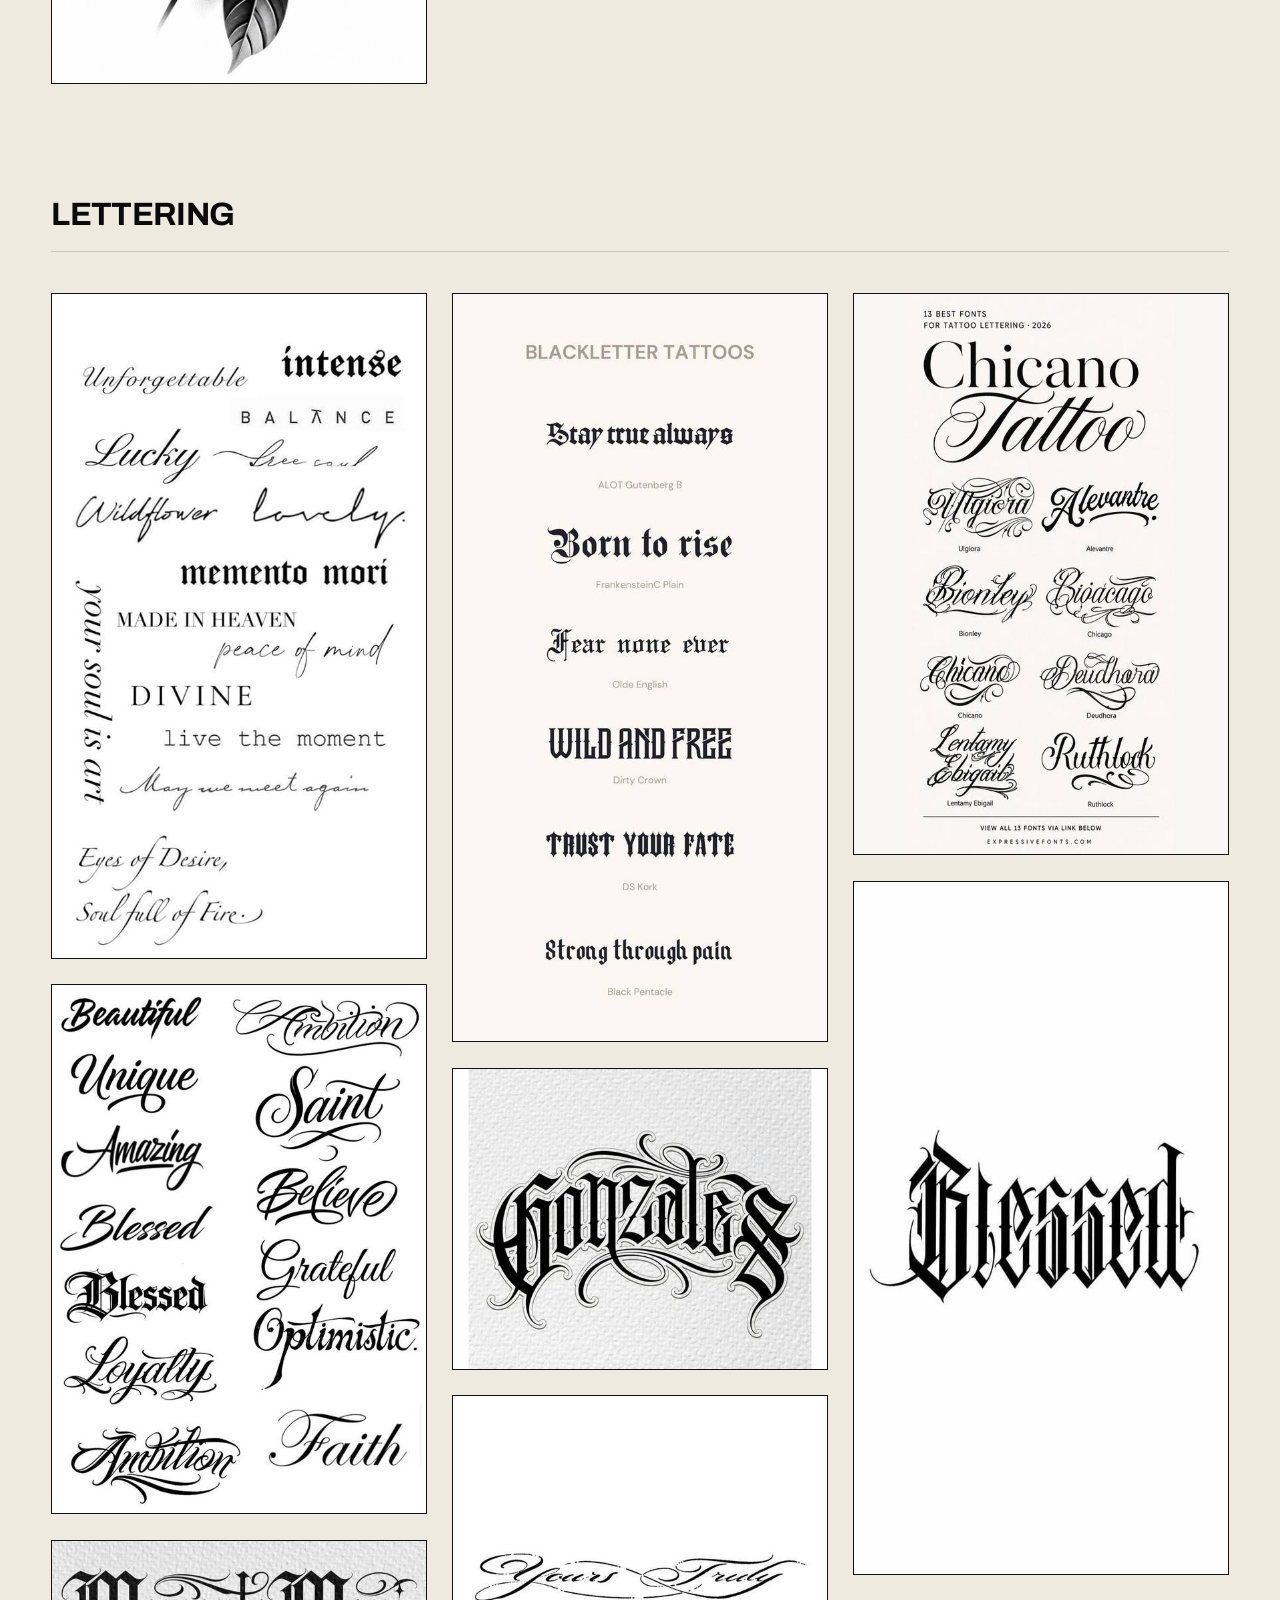
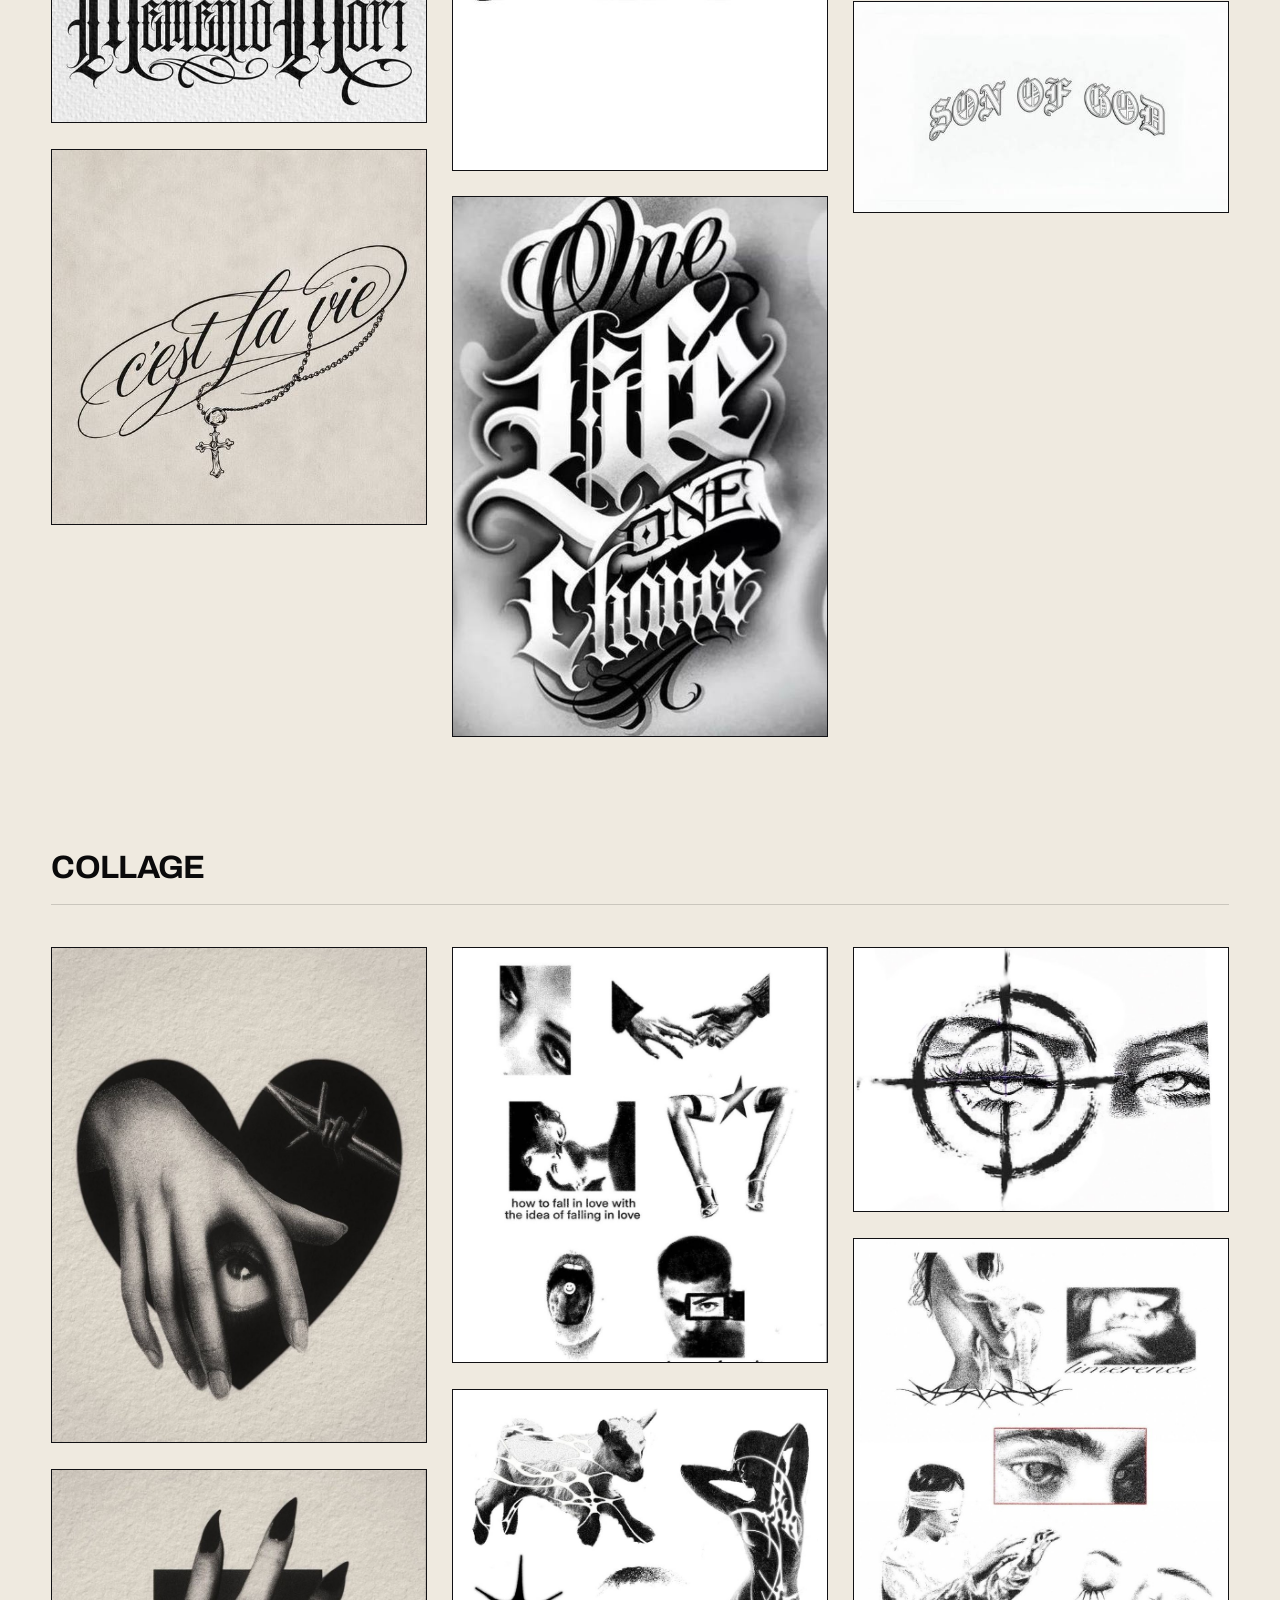
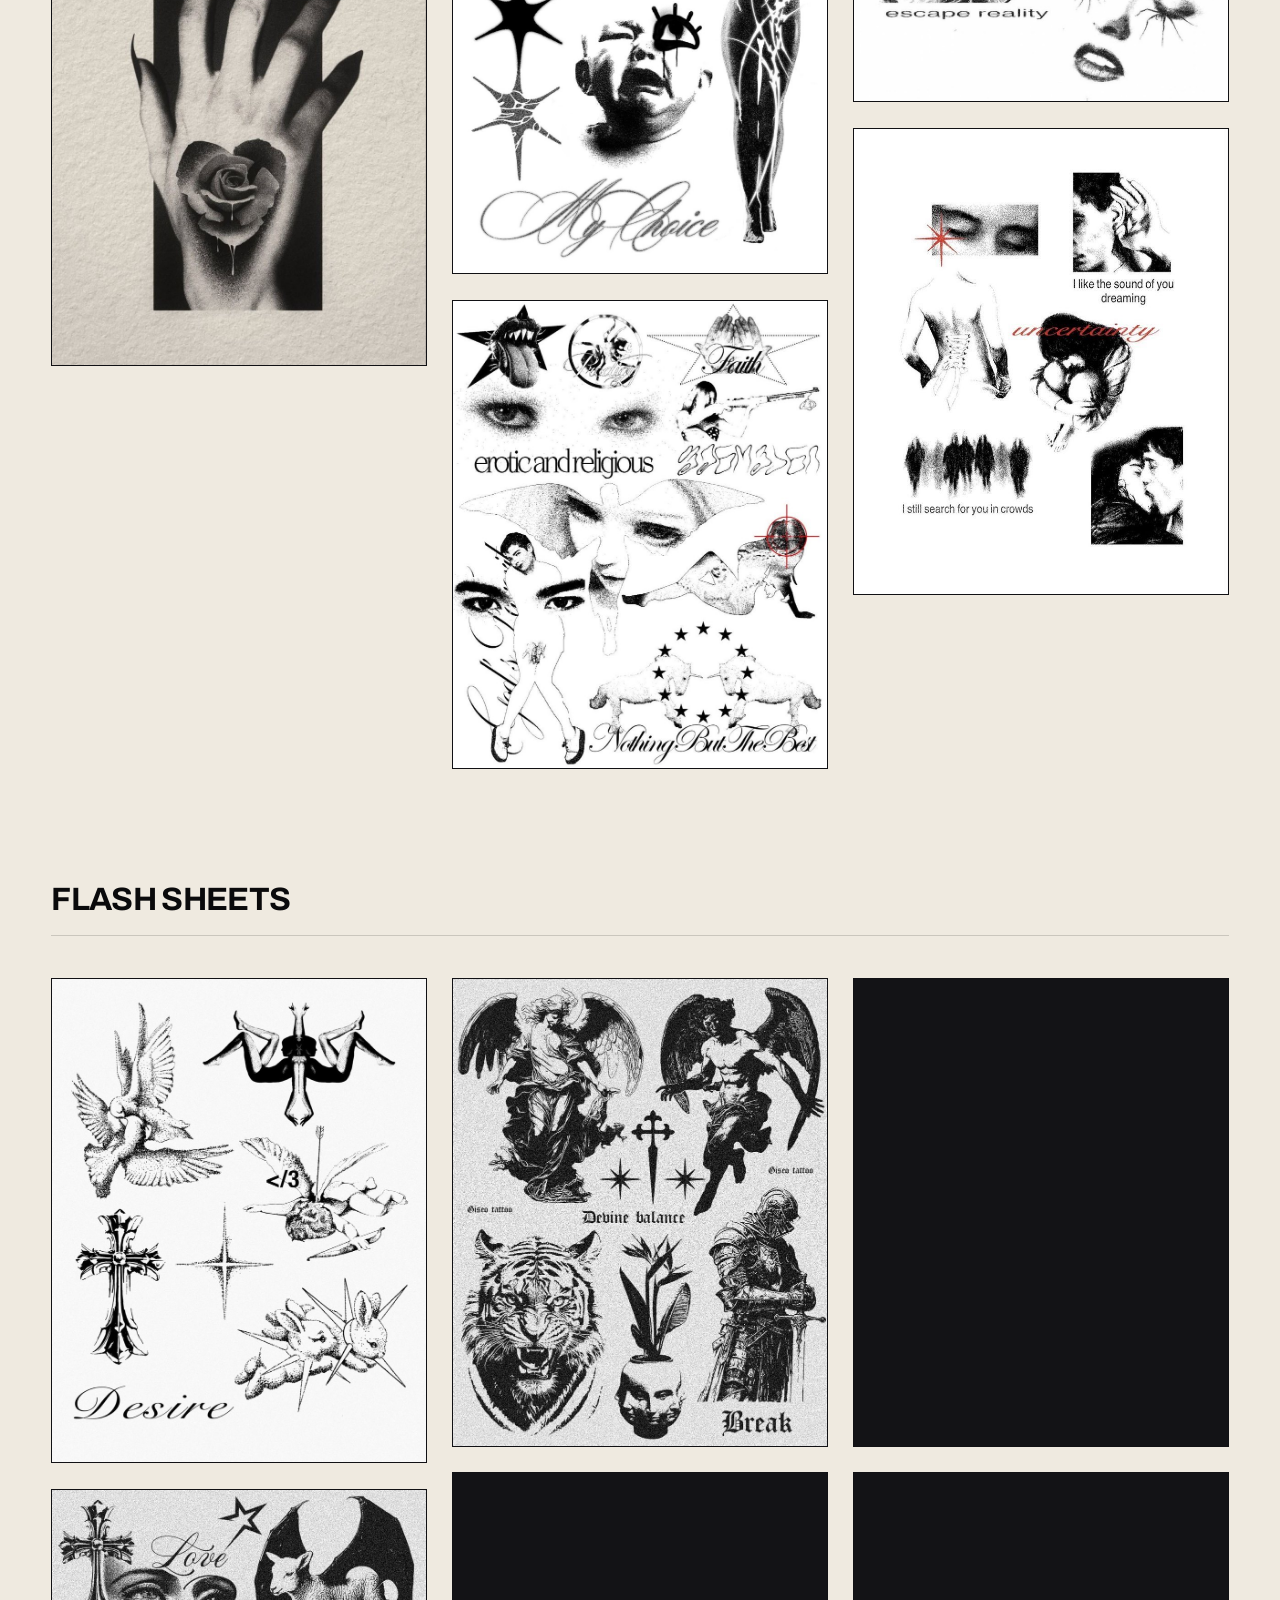
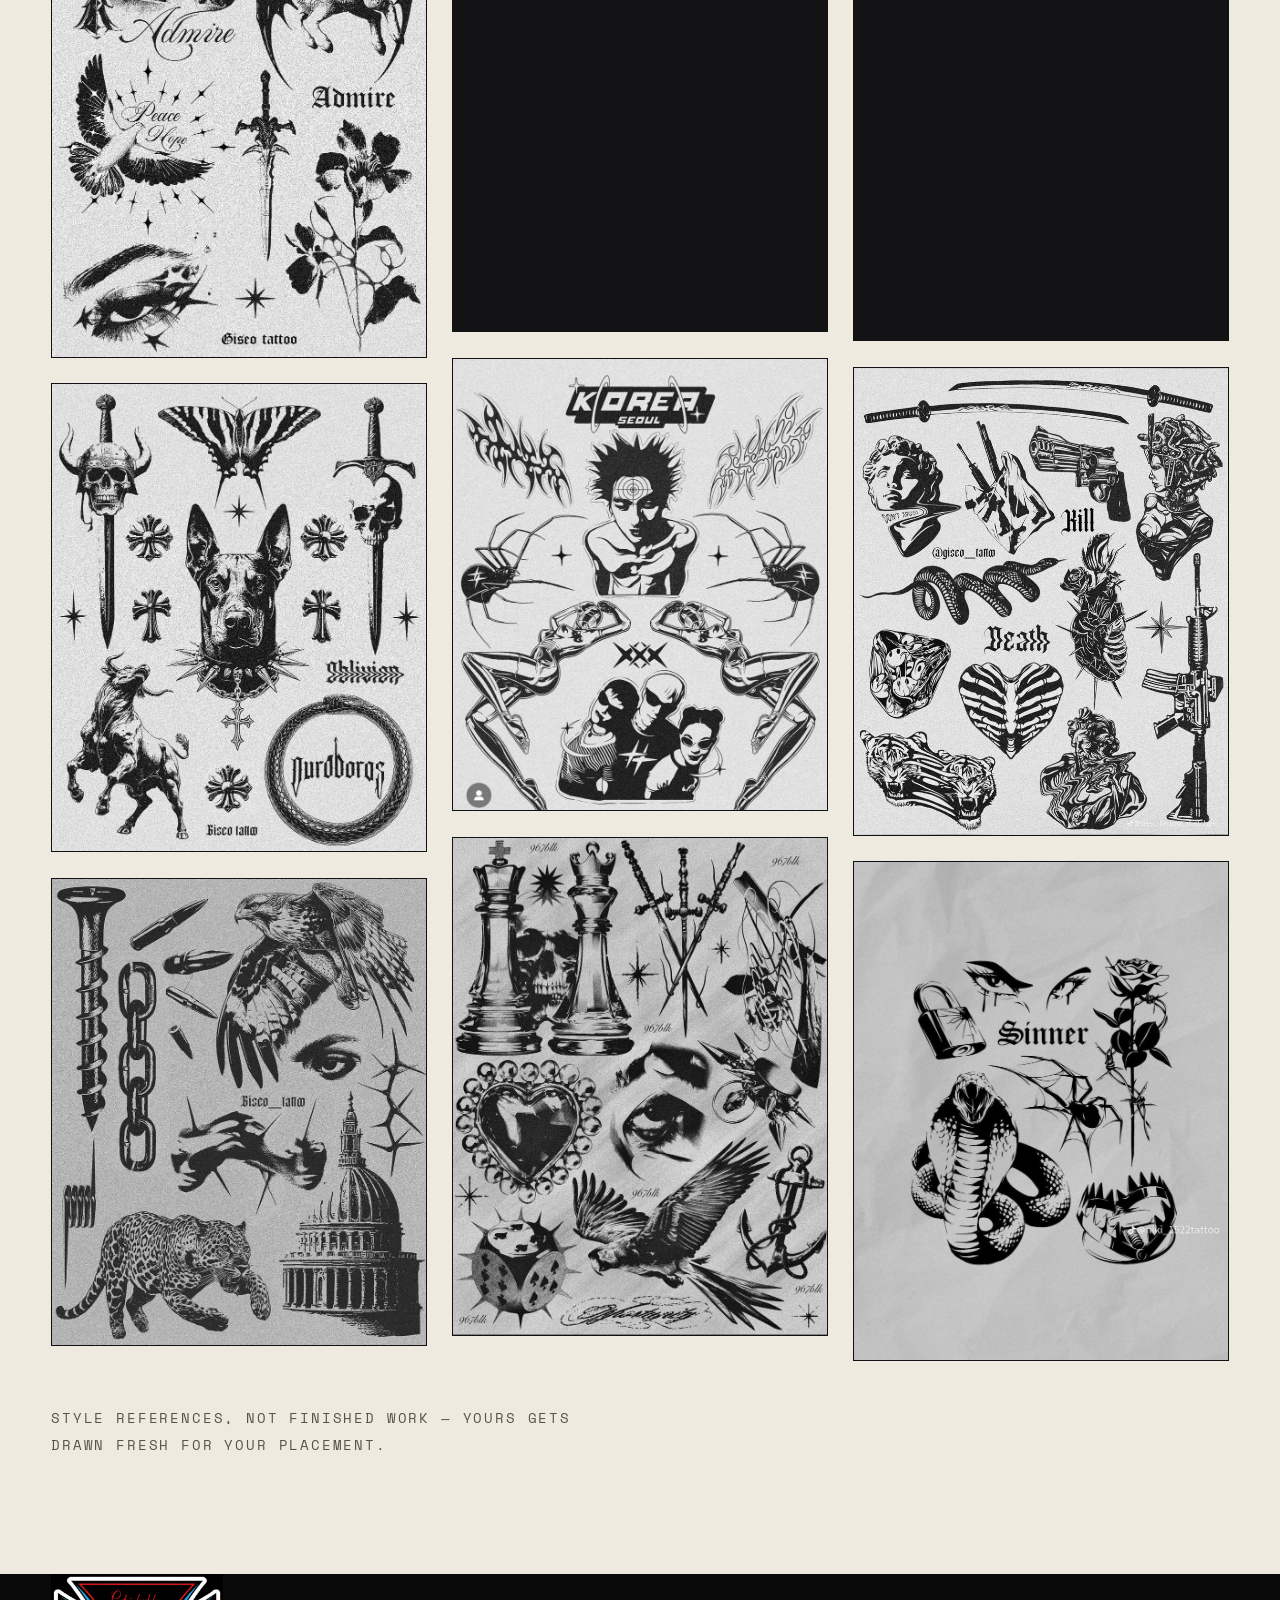
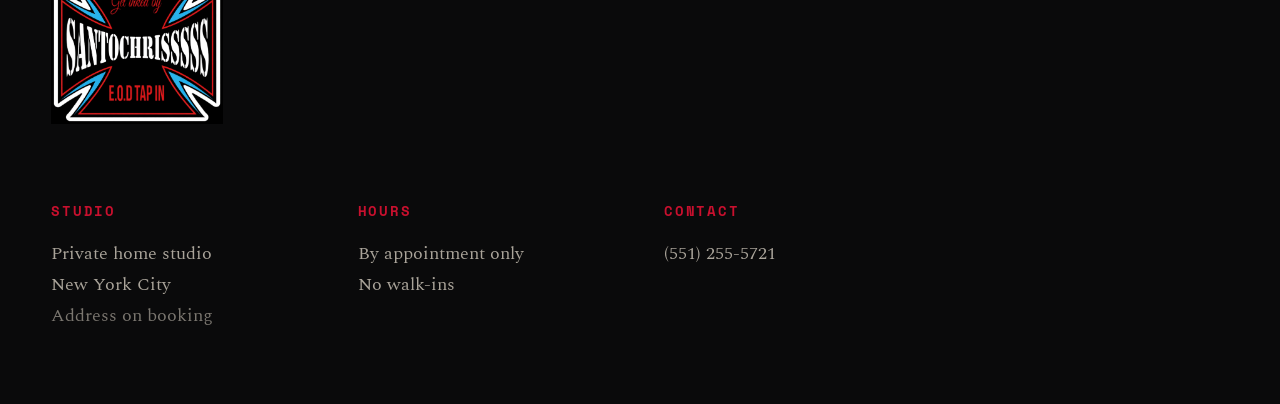
<file: inspiration.html>
<!doctype html>
<html lang="en">
<head>
<meta charset="utf-8">
<meta name="viewport" content="width=device-width, initial-scale=1">
<title>Get Inspired — Ink by Santos</title>
<meta name="description" content="Japanese, religious, lettering, blackwork and flash tattoo references to browse before booking in New York City.">
<meta name="theme-color" content="#0a0a0b">
<link rel="icon" href="assets/img/logo-icon.png" type="image/png">
<link rel="preconnect" href="https://fonts.googleapis.com">
<link rel="preconnect" href="https://fonts.gstatic.com" crossorigin>
<link href="https://fonts.googleapis.com/css2?family=Archivo:wght@400;500;600;700;800;900&family=Italianno&family=Monsieur+La+Doulaise&family=Space+Mono:wght@400;700&family=Spectral:ital,wght@0,200;0,300;0,400;0,600;1,300&display=swap" rel="stylesheet">
<link rel="stylesheet" href="assets/css/site.css?v=19fee1ce">
</head>

<body>
<a class="skip-link" href="#main">Skip to content</a>

<div class="curtain" aria-hidden="true">
  <span style="--i:0"></span><span style="--i:1"></span><span style="--i:2"></span><span style="--i:3"></span>
</div>

<header class="masthead is-top">
  <div class="shell masthead__inner">
    <a class="mark mark--img" href="index.html" aria-label="Ink by Santos, home">
      <img class="mark__logo" src="assets/img/logo-mark.png" alt="Get inked by SANTOCHRISSSSS" width="229" height="200">
    </a>
    <nav class="nav" aria-label="Primary">
      <a class="nav__link" href="gallery.html">Work</a>
      <a class="nav__link" href="about.html">About</a>
      <a class="nav__link" href="inspiration.html" aria-current="page">Get Inspired</a>
      <a class="btn btn--small nav__cta" href="index.html#book">Book<span class="btn__arrow">→</span></a>
    </nav>
    <button class="burger" aria-expanded="false" aria-controls="drawer" aria-label="Menu">
      <span></span><span></span><span></span>
    </button>
  </div>
  <div class="progress" aria-hidden="true"></div>
</header>

<nav class="drawer" id="drawer" aria-label="Mobile">
  <img class="drawer__logo" src="assets/img/logo-mark.png" alt="" aria-hidden="true" width="229" height="200">
  <a class="drawer__link" style="--i:0" href="gallery.html">Work</a>
  <a class="drawer__link" style="--i:1" href="about.html">About</a>
  <a class="drawer__link" style="--i:2" href="inspiration.html">Get Inspired</a>
  <a class="drawer__link" style="--i:3" href="index.html#book">Book</a>
  <p class="mono drawer__foot">By appointment · NYC<br><a href="tel:+15512555721">(551) 255-5721</a></p>
</nav>

<main id="main">
  <section class="pane pane--ink page-head">
    <div class="shell">
      <p class="eyebrow" data-reveal>Reference &amp; ideas</p>
      <h1 class="page-head__title" data-reveal style="--d:1">
        Get
        <span class="page-head__script">inspired</span>
      </h1>
      <p class="lede page-head__lede" data-reveal style="--d:2">
        Browse the styles I work in. Find something you like, send it over,
        and I draw your version of it.
      </p>
    </div>
  </section>

  <div class="tear" style="background:var(--ink)" aria-hidden="true">
    <svg viewBox="0 0 1200 40" preserveAspectRatio="none"><path fill="#efeae0" d="M0 40V22l31-9 27 11 24-13 35 8 22-11 29 12 26-7 33 10 21-12 30 9 25-10 34 12 23-8 28 11 26-13 32 9 22-10 29 11 27-7 31 10 24-12 28 9 26-9 33 11 22-8 29 10 25-11 32 9 23-7 30 10 26-9 34 11 21-8 28 10V40Z"/></svg>
  </div>

  <div class="pane pane--bone bay" data-gallery>
    <div class="shell">
      <nav class="filters" aria-label="Jump to a category">
        <a class="chip" href="#japanese">Japanese</a>
        <a class="chip" href="#religious">Religious</a>
        <a class="chip" href="#blackwork">Blackwork</a>
        <a class="chip" href="#lettering">Lettering</a>
        <a class="chip" href="#collage">Collage</a>
        <a class="chip" href="#flash">Flash sheets</a>
      </nav>

      <section class="cat" id="japanese">
        <div class="rule-head">
          <h2 class="rule-head__title">Japanese</h2>
        </div>
        <div class="cat__grid">
          <button class="tile" data-title="Hannya &amp; peony" data-meta="Japanese &middot; reference"
                  data-full="assets/img/inspiration/hannya-peony.jpg">
            <span class="tile__frame">
              <img src="assets/img/inspiration/hannya-peony-thumb.jpg" alt="Black and grey hannya mask wrapped in smoke above a peony" loading="lazy" decoding="async">
            </span>
          </button>
          <button class="tile" data-title="Hannya sleeve" data-meta="Japanese &middot; reference"
                  data-full="assets/img/inspiration/hannya-dream.jpg">
            <span class="tile__frame">
              <img src="assets/img/inspiration/hannya-dream-thumb.jpg" alt="Dotwork hannya sleeve design with a kanji and blossoms" loading="lazy" decoding="async">
            </span>
          </button>
          <button class="tile" data-title="Hannya &amp; koi" data-meta="Japanese &middot; reference"
                  data-full="assets/img/inspiration/hannya-koi.jpg">
            <span class="tile__frame">
              <img src="assets/img/inspiration/hannya-koi-thumb.jpg" alt="Hannya mask over a koi, waves and a lotus on a full sleeve" loading="lazy" decoding="async">
            </span>
          </button>
          <button class="tile" data-title="Oni with katana" data-meta="Japanese &middot; reference"
                  data-full="assets/img/inspiration/oni-katana.jpg">
            <span class="tile__frame">
              <img src="assets/img/inspiration/oni-katana-thumb.jpg" alt="Line-art oni crouching with a drawn katana among clouds" loading="lazy" decoding="async">
            </span>
          </button>
          <button class="tile" data-title="Skull &amp; katana" data-meta="Japanese &middot; reference"
                  data-full="assets/img/inspiration/skull-katana.jpg">
            <span class="tile__frame">
              <img src="assets/img/inspiration/skull-katana-thumb.jpg" alt="Cracked skull behind a katana with plumeria blossoms" loading="lazy" decoding="async">
            </span>
          </button>
          <button class="tile" data-title="Pair of cranes" data-meta="Japanese &middot; reference"
                  data-full="assets/img/inspiration/cranes-pair.jpg">
            <span class="tile__frame">
              <img src="assets/img/inspiration/cranes-pair-thumb.jpg" alt="Two cranes circling a black sun above breaking waves" loading="lazy" decoding="async">
            </span>
          </button>
          <button class="tile" data-title="Heron" data-meta="Japanese &middot; reference"
                  data-full="assets/img/inspiration/heron.jpg">
            <span class="tile__frame">
              <img src="assets/img/inspiration/heron-thumb.jpg" alt="Heron with long trailing wing feathers and ornamental plumes" loading="lazy" decoding="async">
            </span>
          </button>
          <button class="tile" data-title="Tiger &amp; peonies" data-meta="Japanese &middot; reference"
                  data-full="assets/img/inspiration/tiger-peony.jpg">
            <span class="tile__frame">
              <img src="assets/img/inspiration/tiger-peony-thumb.jpg" alt="Dotwork tiger prowling through peonies and clouds" loading="lazy" decoding="async">
            </span>
          </button>
          <button class="tile" data-title="Foo dog" data-meta="Japanese &middot; reference"
                  data-full="assets/img/inspiration/foo-dog-ornate.jpg">
            <span class="tile__frame">
              <img src="assets/img/inspiration/foo-dog-ornate-thumb.jpg" alt="Ornate foo dog built from curling mane and flame shapes" loading="lazy" decoding="async">
            </span>
          </button>
          <button class="tile" data-title="Foo dog in clouds" data-meta="Japanese &middot; reference"
                  data-full="assets/img/inspiration/foo-dog-clouds.jpg">
            <span class="tile__frame">
              <img src="assets/img/inspiration/foo-dog-clouds-thumb.jpg" alt="Foo dog head surrounded by heavy black cloud forms" loading="lazy" decoding="async">
            </span>
          </button>
          <button class="tile" data-title="Foo dog, brush" data-meta="Japanese &middot; reference"
                  data-full="assets/img/inspiration/foo-dog-brush.jpg">
            <span class="tile__frame">
              <img src="assets/img/inspiration/foo-dog-brush-thumb.jpg" alt="Brush-painted foo dog leaping through spiral clouds" loading="lazy" decoding="async">
            </span>
          </button>
          <button class="tile" data-title="Sun &amp; clouds" data-meta="Japanese &middot; reference"
                  data-full="assets/img/inspiration/sun-clouds.jpg">
            <span class="tile__frame">
              <img src="assets/img/inspiration/sun-clouds-thumb.jpg" alt="Traditional rising sun breaking through curled clouds" loading="lazy" decoding="async">
            </span>
          </button>
          <button class="tile" data-title="Snake &amp; bowl" data-meta="Japanese &middot; reference"
                  data-full="assets/img/inspiration/snake-bowl.jpg">
            <span class="tile__frame">
              <img src="assets/img/inspiration/snake-bowl-thumb.jpg" alt="Snake coiled above a patterned bowl with chopsticks" loading="lazy" decoding="async">
            </span>
          </button>
          <button class="tile" data-title="Koi &amp; hannya" data-meta="Japanese &middot; reference"
                  data-full="assets/img/inspiration/koi-hannya.jpg">
            <span class="tile__frame">
              <img src="assets/img/inspiration/koi-hannya-thumb.jpg" alt="Koi curling around a hannya mask with waves and clouds" loading="lazy" decoding="async">
            </span>
          </button>
          <button class="tile" data-title="Foo dog dagger" data-meta="Japanese &middot; reference"
                  data-full="assets/img/inspiration/foo-dagger.jpg">
            <span class="tile__frame">
              <img src="assets/img/inspiration/foo-dagger-thumb.jpg" alt="Dagger with a rope tassel and a foo dog set into the blade" loading="lazy" decoding="async">
            </span>
          </button>
          <button class="tile" data-title="Snake &amp; peonies" data-meta="Japanese &middot; reference"
                  data-full="assets/img/inspiration/snake-peony-black.jpg">
            <span class="tile__frame">
              <img src="assets/img/inspiration/snake-peony-black-thumb.jpg" alt="Snake winding through peonies on a heavy black ground" loading="lazy" decoding="async">
            </span>
          </button>
          <button class="tile" data-title="Snake &amp; chrysanthemums" data-meta="Japanese &middot; reference"
                  data-full="assets/img/inspiration/snake-peony-white.jpg">
            <span class="tile__frame">
              <img src="assets/img/inspiration/snake-peony-white-thumb.jpg" alt="Ornamented snake coiled among chrysanthemums" loading="lazy" decoding="async">
            </span>
          </button>
          <button class="tile" data-title="Crane &amp; sun" data-meta="Japanese &middot; reference"
                  data-full="assets/img/inspiration/crane-red.jpg">
            <span class="tile__frame">
              <img src="assets/img/inspiration/crane-red-thumb.jpg" alt="Crane in flight across a dotted sun with red cloud accents" loading="lazy" decoding="async">
            </span>
          </button>
        </div>
      </section>

      <section class="cat" id="religious">
        <div class="rule-head">
          <h2 class="rule-head__title">Religious</h2>
        </div>
        <div class="cat__grid">
          <button class="tile" data-title="Praying hands" data-meta="Religious &middot; reference"
                  data-full="assets/img/inspiration/praying-hands.jpg">
            <span class="tile__frame">
              <img src="assets/img/inspiration/praying-hands-thumb.jpg" alt="Praying hands bound in a crown of thorns" loading="lazy" decoding="async">
            </span>
          </button>
          <button class="tile" data-title="Sacred heart &amp; horses" data-meta="Religious &middot; reference"
                  data-full="assets/img/inspiration/sacred-heart-horses.jpg">
            <span class="tile__frame">
              <img src="assets/img/inspiration/sacred-heart-horses-thumb.jpg" alt="Flaming sacred heart with three horses, crossed swords and chains" loading="lazy" decoding="async">
            </span>
          </button>
          <button class="tile" data-title="Weeping Madonna" data-meta="Religious &middot; reference"
                  data-full="assets/img/inspiration/weeping-madonna.jpg">
            <span class="tile__frame">
              <img src="assets/img/inspiration/weeping-madonna-thumb.jpg" alt="Weeping Madonna framed inside a flaming sun" loading="lazy" decoding="async">
            </span>
          </button>
          <button class="tile" data-title="Pearl sacred heart" data-meta="Religious &middot; reference"
                  data-full="assets/img/inspiration/pearl-heart.jpg">
            <span class="tile__frame">
              <img src="assets/img/inspiration/pearl-heart-thumb.jpg" alt="Sacred heart ringed with pearls and spikes above a flame" loading="lazy" decoding="async">
            </span>
          </button>
          <button class="tile" data-title="Tooth &amp; sacred heart" data-meta="Religious &middot; reference"
                  data-full="assets/img/inspiration/tooth-and-heart.jpg">
            <span class="tile__frame">
              <img src="assets/img/inspiration/tooth-and-heart-thumb.jpg" alt="A molar above a flaming sacred heart crowned with thorns" loading="lazy" decoding="async">
            </span>
          </button>
          <button class="tile" data-title="Faith" data-meta="Religious &middot; reference"
                  data-full="assets/img/inspiration/faith.jpg">
            <span class="tile__frame">
              <img src="assets/img/inspiration/faith-thumb.jpg" alt="Dotwork weeping face beneath the word Faith" loading="lazy" decoding="async">
            </span>
          </button>
          <button class="tile" data-title="Silent Saints" data-meta="Religious &middot; reference"
                  data-full="assets/img/inspiration/silent-saints.jpg">
            <span class="tile__frame">
              <img src="assets/img/inspiration/silent-saints-thumb.jpg" alt="Mirrored cherubs beneath the script words Silent Saints" loading="lazy" decoding="async">
            </span>
          </button>
          <button class="tile" data-title="Chaos Within" data-meta="Religious &middot; reference"
                  data-full="assets/img/inspiration/chaos-within.jpg">
            <span class="tile__frame">
              <img src="assets/img/inspiration/chaos-within-thumb.jpg" alt="Distressed cherub beside stacked type reading Chaos Within" loading="lazy" decoding="async">
            </span>
          </button>
          <button class="tile" data-title="Chaos" data-meta="Religious &middot; reference"
                  data-full="assets/img/inspiration/chaos-cupid.jpg">
            <span class="tile__frame">
              <img src="assets/img/inspiration/chaos-cupid-thumb.jpg" alt="Cupid drawing a bow beside the word Chaos in tall script" loading="lazy" decoding="async">
            </span>
          </button>
          <button class="tile" data-title="Angel on horseback" data-meta="Religious &middot; reference"
                  data-full="assets/img/inspiration/angel-horse.jpg">
            <span class="tile__frame">
              <img src="assets/img/inspiration/angel-horse-thumb.jpg" alt="Halftone angel riding a horse inside a circle" loading="lazy" decoding="async">
            </span>
          </button>
        </div>
      </section>

      <section class="cat" id="blackwork">
        <div class="rule-head">
          <h2 class="rule-head__title">Blackwork</h2>
        </div>
        <div class="cat__grid">
          <button class="tile" data-title="Torn rose" data-meta="Blackwork &middot; reference"
                  data-full="assets/img/inspiration/rose-torn.jpg">
            <span class="tile__frame">
              <img src="assets/img/inspiration/rose-torn-thumb.jpg" alt="Dotwork rose bursting through torn black edges" loading="lazy" decoding="async">
            </span>
          </button>
          <button class="tile" data-title="Black and grey rose" data-meta="Blackwork &middot; reference"
                  data-full="assets/img/inspiration/rose-grey.jpg">
            <span class="tile__frame">
              <img src="assets/img/inspiration/rose-grey-thumb.jpg" alt="Black and grey rose with leaves and graphic strokes" loading="lazy" decoding="async">
            </span>
          </button>
          <button class="tile" data-title="Skull &amp; thorns" data-meta="Blackwork &middot; reference"
                  data-full="assets/img/inspiration/skull-thorns.jpg">
            <span class="tile__frame">
              <img src="assets/img/inspiration/skull-thorns-thumb.jpg" alt="Skull wearing a crown of thorns among roses" loading="lazy" decoding="async">
            </span>
          </button>
          <button class="tile" data-title="Skull crown" data-meta="Blackwork &middot; reference"
                  data-full="assets/img/inspiration/skull-crown.jpg">
            <span class="tile__frame">
              <img src="assets/img/inspiration/skull-crown-thumb.jpg" alt="Crown built from skulls and gothic spires" loading="lazy" decoding="async">
            </span>
          </button>
          <button class="tile" data-title="Snake &amp; lily" data-meta="Blackwork &middot; reference"
                  data-full="assets/img/inspiration/snake-lily.jpg">
            <span class="tile__frame">
              <img src="assets/img/inspiration/snake-lily-thumb.jpg" alt="Dotwork snake twisting around a calla lily" loading="lazy" decoding="async">
            </span>
          </button>
        </div>
      </section>

      <section class="cat" id="lettering">
        <div class="rule-head">
          <h2 class="rule-head__title">Lettering</h2>
        </div>
        <div class="cat__grid">
          <button class="tile" data-title="Script sampler" data-meta="Lettering &middot; reference"
                  data-full="assets/img/lettering/script-sampler.jpg">
            <span class="tile__frame">
              <img src="assets/img/lettering/script-sampler-thumb.jpg" alt="Sheet of fine-line script words including Unforgettable, Lucky and Divine" loading="lazy" decoding="async">
            </span>
          </button>
          <button class="tile" data-title="Chicano words" data-meta="Lettering &middot; reference"
                  data-full="assets/img/lettering/chicano-words.jpg">
            <span class="tile__frame">
              <img src="assets/img/lettering/chicano-words-thumb.jpg" alt="Chicano script words including Beautiful, Blessed, Loyalty and Faith" loading="lazy" decoding="async">
            </span>
          </button>
          <button class="tile" data-title="Memento Mori" data-meta="Lettering &middot; reference"
                  data-full="assets/img/lettering/memento-mori.jpg">
            <span class="tile__frame">
              <img src="assets/img/lettering/memento-mori-thumb.jpg" alt="Heavy blackletter reading Memento Mori with flourished capitals" loading="lazy" decoding="async">
            </span>
          </button>
          <button class="tile" data-title="C'est la vie" data-meta="Lettering &middot; reference"
                  data-full="assets/img/lettering/cest-la-vie.jpg">
            <span class="tile__frame">
              <img src="assets/img/lettering/cest-la-vie-thumb.jpg" alt="Looping fine script reading c'est la vie with a rosary and cross" loading="lazy" decoding="async">
            </span>
          </button>
          <button class="tile" data-title="Blackletter sheet" data-meta="Lettering &middot; reference"
                  data-full="assets/img/lettering/sheet-blackletter.jpg">
            <span class="tile__frame">
              <img src="assets/img/lettering/sheet-blackletter-thumb.jpg" alt="Specimen sheet of blackletter tattoo faces" loading="lazy" decoding="async">
            </span>
          </button>
          <button class="tile" data-title="Name piece" data-meta="Lettering &middot; reference"
                  data-full="assets/img/lettering/gonzales.jpg">
            <span class="tile__frame">
              <img src="assets/img/lettering/gonzales-thumb.jpg" alt="Ornate blackletter name lettering with interlocking flourishes" loading="lazy" decoding="async">
            </span>
          </button>
          <button class="tile" data-title="Yours Truly" data-meta="Lettering &middot; reference"
                  data-full="assets/img/lettering/yours-truly.jpg">
            <span class="tile__frame">
              <img src="assets/img/lettering/yours-truly-thumb.jpg" alt="Fine copperplate script reading Yours Truly with long flourishes" loading="lazy" decoding="async">
            </span>
          </button>
          <button class="tile" data-title="One Life One Chance" data-meta="Lettering &middot; reference"
                  data-full="assets/img/lettering/one-life.jpg">
            <span class="tile__frame">
              <img src="assets/img/lettering/one-life-thumb.jpg" alt="Grey-wash chicano lettering reading One Life One Chance" loading="lazy" decoding="async">
            </span>
          </button>
          <button class="tile" data-title="Chicano script sheet" data-meta="Lettering &middot; reference"
                  data-full="assets/img/lettering/sheet-script.jpg">
            <span class="tile__frame">
              <img src="assets/img/lettering/sheet-script-thumb.jpg" alt="Specimen sheet of ornate chicano tattoo script faces" loading="lazy" decoding="async">
            </span>
          </button>
          <button class="tile" data-title="Blessed" data-meta="Lettering &middot; reference"
                  data-full="assets/img/lettering/blessed.jpg">
            <span class="tile__frame">
              <img src="assets/img/lettering/blessed-thumb.jpg" alt="Tall condensed blackletter reading Blessed" loading="lazy" decoding="async">
            </span>
          </button>
          <button class="tile" data-title="Son of God" data-meta="Lettering &middot; reference"
                  data-full="assets/img/lettering/son-of-god.jpg">
            <span class="tile__frame">
              <img src="assets/img/lettering/son-of-god-thumb.jpg" alt="Outlined blackletter reading Son of God on an arc" loading="lazy" decoding="async">
            </span>
          </button>
        </div>
      </section>

      <section class="cat" id="collage">
        <div class="rule-head">
          <h2 class="rule-head__title">Collage</h2>
        </div>
        <div class="cat__grid">
          <button class="tile" data-title="Hand, eye &amp; wire" data-meta="Collage &middot; reference"
                  data-full="assets/img/inspiration/hand-eye-heart.jpg">
            <span class="tile__frame">
              <img src="assets/img/inspiration/hand-eye-heart-thumb.jpg" alt="Dotwork hand and single eye inside a black heart with barbed wire" loading="lazy" decoding="async">
            </span>
          </button>
          <button class="tile" data-title="Rose in palm" data-meta="Collage &middot; reference"
                  data-full="assets/img/inspiration/rose-palm.jpg">
            <span class="tile__frame">
              <img src="assets/img/inspiration/rose-palm-thumb.jpg" alt="Dotwork hand with long nails and a bleeding rose in the palm" loading="lazy" decoding="async">
            </span>
          </button>
          <button class="tile" data-title="Falling in love" data-meta="Collage &middot; reference"
                  data-full="assets/img/inspiration/falling-in-love.jpg">
            <span class="tile__frame">
              <img src="assets/img/inspiration/falling-in-love-thumb.jpg" alt="Photocopy collage of eyes, hands and legs" loading="lazy" decoding="async">
            </span>
          </button>
          <button class="tile" data-title="My Choice" data-meta="Collage &middot; reference"
                  data-full="assets/img/inspiration/my-choice.jpg">
            <span class="tile__frame">
              <img src="assets/img/inspiration/my-choice-thumb.jpg" alt="Sheet with a lamb, a figure in white linework, stars and script" loading="lazy" decoding="async">
            </span>
          </button>
          <button class="tile" data-title="Erotic &amp; religious" data-meta="Collage &middot; reference"
                  data-full="assets/img/inspiration/erotic-religious.jpg">
            <span class="tile__frame">
              <img src="assets/img/inspiration/erotic-religious-thumb.jpg" alt="Dotwork collage of eyes, praying hands, figures and script" loading="lazy" decoding="async">
            </span>
          </button>
          <button class="tile" data-title="Crosshair" data-meta="Collage &middot; reference"
                  data-full="assets/img/inspiration/crosshair-eye.jpg">
            <span class="tile__frame">
              <img src="assets/img/inspiration/crosshair-eye-thumb.jpg" alt="Brushed crosshair over a dotwork eye beside a second eye" loading="lazy" decoding="async">
            </span>
          </button>
          <button class="tile" data-title="Limerence" data-meta="Collage &middot; reference"
                  data-full="assets/img/inspiration/limerence.jpg">
            <span class="tile__frame">
              <img src="assets/img/inspiration/limerence-thumb.jpg" alt="Photocopy collage with a blindfolded figure and the words escape reality" loading="lazy" decoding="async">
            </span>
          </button>
          <button class="tile" data-title="Uncertainty" data-meta="Collage &middot; reference"
                  data-full="assets/img/inspiration/uncertainty.jpg">
            <span class="tile__frame">
              <img src="assets/img/inspiration/uncertainty-thumb.jpg" alt="Photocopy collage of couples with the word uncertainty in red" loading="lazy" decoding="async">
            </span>
          </button>
        </div>
      </section>

      <section class="cat" id="flash">
        <div class="rule-head">
          <h2 class="rule-head__title">Flash sheets</h2>
        </div>
        <div class="cat__grid">
          <button class="tile" data-title="Desire" data-meta="Flash sheets &middot; reference"
                  data-full="assets/img/inspiration/sheet-desire.jpg">
            <span class="tile__frame">
              <img src="assets/img/inspiration/sheet-desire-thumb.jpg" alt="Flash sheet with doves, a cherub, a gothic cross and the word Desire" loading="lazy" decoding="async">
            </span>
          </button>
          <button class="tile" data-title="Admire" data-meta="Flash sheets &middot; reference"
                  data-full="assets/img/inspiration/sheet-admire.jpg">
            <span class="tile__frame">
              <img src="assets/img/inspiration/sheet-admire-thumb.jpg" alt="Flash sheet with a winged lamb, dove, sword and the words Love and Admire" loading="lazy" decoding="async">
            </span>
          </button>
          <button class="tile" data-title="Oblivion" data-meta="Flash sheets &middot; reference"
                  data-full="assets/img/inspiration/sheet-oblivion.jpg">
            <span class="tile__frame">
              <img src="assets/img/inspiration/sheet-oblivion-thumb.jpg" alt="Flash sheet with a horned skull, doberman, bull and an ouroboros" loading="lazy" decoding="async">
            </span>
          </button>
          <button class="tile" data-title="Hardware" data-meta="Flash sheets &middot; reference"
                  data-full="assets/img/inspiration/sheet-tools.jpg">
            <span class="tile__frame">
              <img src="assets/img/inspiration/sheet-tools-thumb.jpg" alt="Flash sheet with a screw, chain, bullets, a hawk, a leopard and a dome" loading="lazy" decoding="async">
            </span>
          </button>
          <button class="tile" data-title="Divine Balance" data-meta="Flash sheets &middot; reference"
                  data-full="assets/img/inspiration/sheet-balance.jpg">
            <span class="tile__frame">
              <img src="assets/img/inspiration/sheet-balance-thumb.jpg" alt="Flash sheet with two angels, a tiger, a knight and the words Divine Balance" loading="lazy" decoding="async">
            </span>
          </button>
          <button class="tile" data-title="Evolve" data-meta="Flash sheets &middot; reference"
                  data-full="assets/img/inspiration/sheet-evolve.jpg">
            <span class="tile__frame">
              <img src="assets/img/inspiration/sheet-evolve-thumb.jpg" alt="Flash sheet with an armed angel, a cupid, leopards and the word Evolve" loading="lazy" decoding="async">
            </span>
          </button>
          <button class="tile" data-title="Seoul" data-meta="Flash sheets &middot; reference"
                  data-full="assets/img/inspiration/sheet-seoul.jpg">
            <span class="tile__frame">
              <img src="assets/img/inspiration/sheet-seoul-thumb.jpg" alt="Flash sheet with tribal flames, spiders and figures under a Korea Seoul banner" loading="lazy" decoding="async">
            </span>
          </button>
          <button class="tile" data-title="Chess" data-meta="Flash sheets &middot; reference"
                  data-full="assets/img/inspiration/sheet-chess.jpg">
            <span class="tile__frame">
              <img src="assets/img/inspiration/sheet-chess-thumb.jpg" alt="Flash sheet with chess pieces, a skull, daggers, an eagle and an anchor" loading="lazy" decoding="async">
            </span>
          </button>
          <button class="tile" data-title="Big cats" data-meta="Flash sheets &middot; reference"
                  data-full="assets/img/inspiration/sheet-cats.jpg">
            <span class="tile__frame">
              <img src="assets/img/inspiration/sheet-cats-thumb.jpg" alt="Flash sheet with spiked leopard and tiger heads, a panther, a lizard and a butterfly" loading="lazy" decoding="async">
            </span>
          </button>
          <button class="tile" data-title="Sanctus" data-meta="Flash sheets &middot; reference"
                  data-full="assets/img/inspiration/sheet-sanctus.jpg">
            <span class="tile__frame">
              <img src="assets/img/inspiration/sheet-sanctus-thumb.jpg" alt="Flash sheet with angels, a sword, a rose and the words Sanctus and Fallen Grace" loading="lazy" decoding="async">
            </span>
          </button>
          <button class="tile" data-title="Death" data-meta="Flash sheets &middot; reference"
                  data-full="assets/img/inspiration/sheet-death.jpg">
            <span class="tile__frame">
              <img src="assets/img/inspiration/sheet-death-thumb.jpg" alt="Flash sheet with katanas, a snake, a ribcage heart, tigers and firearms" loading="lazy" decoding="async">
            </span>
          </button>
          <button class="tile" data-title="Sinner" data-meta="Flash sheets &middot; reference"
                  data-full="assets/img/inspiration/sheet-sinner.jpg">
            <span class="tile__frame">
              <img src="assets/img/inspiration/sheet-sinner-thumb.jpg" alt="Flash sheet with a padlock, cobra, spider, barbed rose and a bear trap" loading="lazy" decoding="async">
            </span>
          </button>
        </div>
      </section>

      <p class="mono" style="margin-top:clamp(1rem,3vw,2rem);color:var(--fg-dim);max-width:62ch;line-height:1.9">
        Style references, not finished work &mdash; yours gets drawn fresh for
        your placement.
      </p>
    </div>
  </div>

</main>

<!-- ========================================================== LIGHTBOX -->
<div class="lightbox" role="dialog" aria-modal="true" aria-label="Clip viewer" aria-hidden="true">
  <div class="lightbox__bar">
    <span>Get Inspired</span>
    <button class="lightbox__close" type="button">Close ✕</button>
  </div>
  <div class="lightbox__stage">
    <button class="lightbox__nav lightbox__nav--prev" type="button" aria-label="Previous clip">←</button>
    <video controls loop playsinline preload="metadata"></video>
    <img alt="" hidden>
    <button class="lightbox__nav lightbox__nav--next" type="button" aria-label="Next clip">→</button>
  </div>
  <div class="lightbox__foot">
    <p class="lightbox__title"></p>
    <p class="lightbox__tags"></p>
  </div>
</div>

<footer class="pane pane--ink footer">
  <div class="shell">
    <img class="footer__logo" src="assets/img/logo.png" alt="Get inked by SANTOCHRISSSSS" width="1097" height="959" loading="lazy">
    <div class="footer__cols">
      <div class="footer__col">
        <h4>Studio</h4>
        <p>Private home studio<br>New York City<br><span style="opacity:.7">Address on booking</span></p>
      </div>
      <div class="footer__col">
        <h4>Hours</h4>
        <p>By appointment only<br>No walk-ins</p>
      </div>
      <div class="footer__col">
        <h4>Contact</h4>
        <ul>
          <li><a href="tel:+15512555721">(551) 255-5721</a></li>
        </ul>
      </div>
    </div>
  </div>
</footer>

<script src="assets/js/site.js?v=67400b31" defer></script>
</body>
</html>
</file>
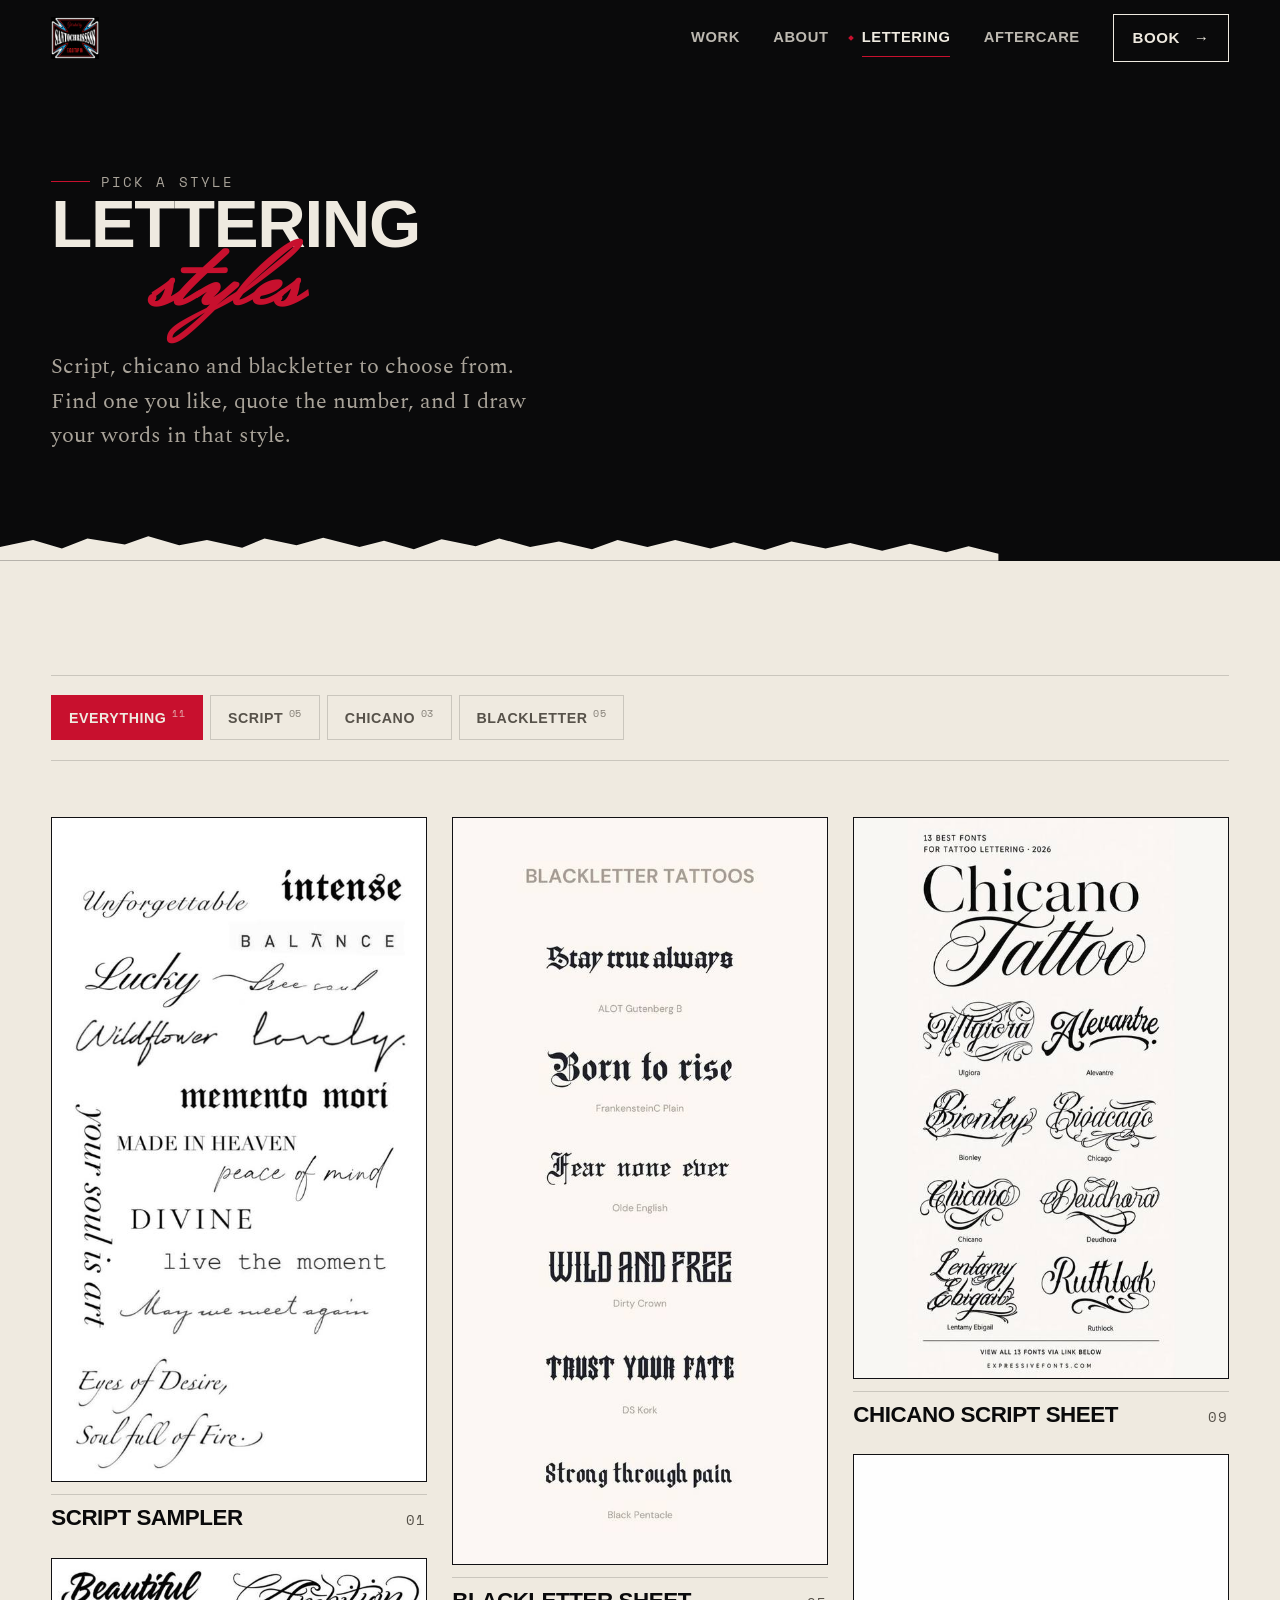
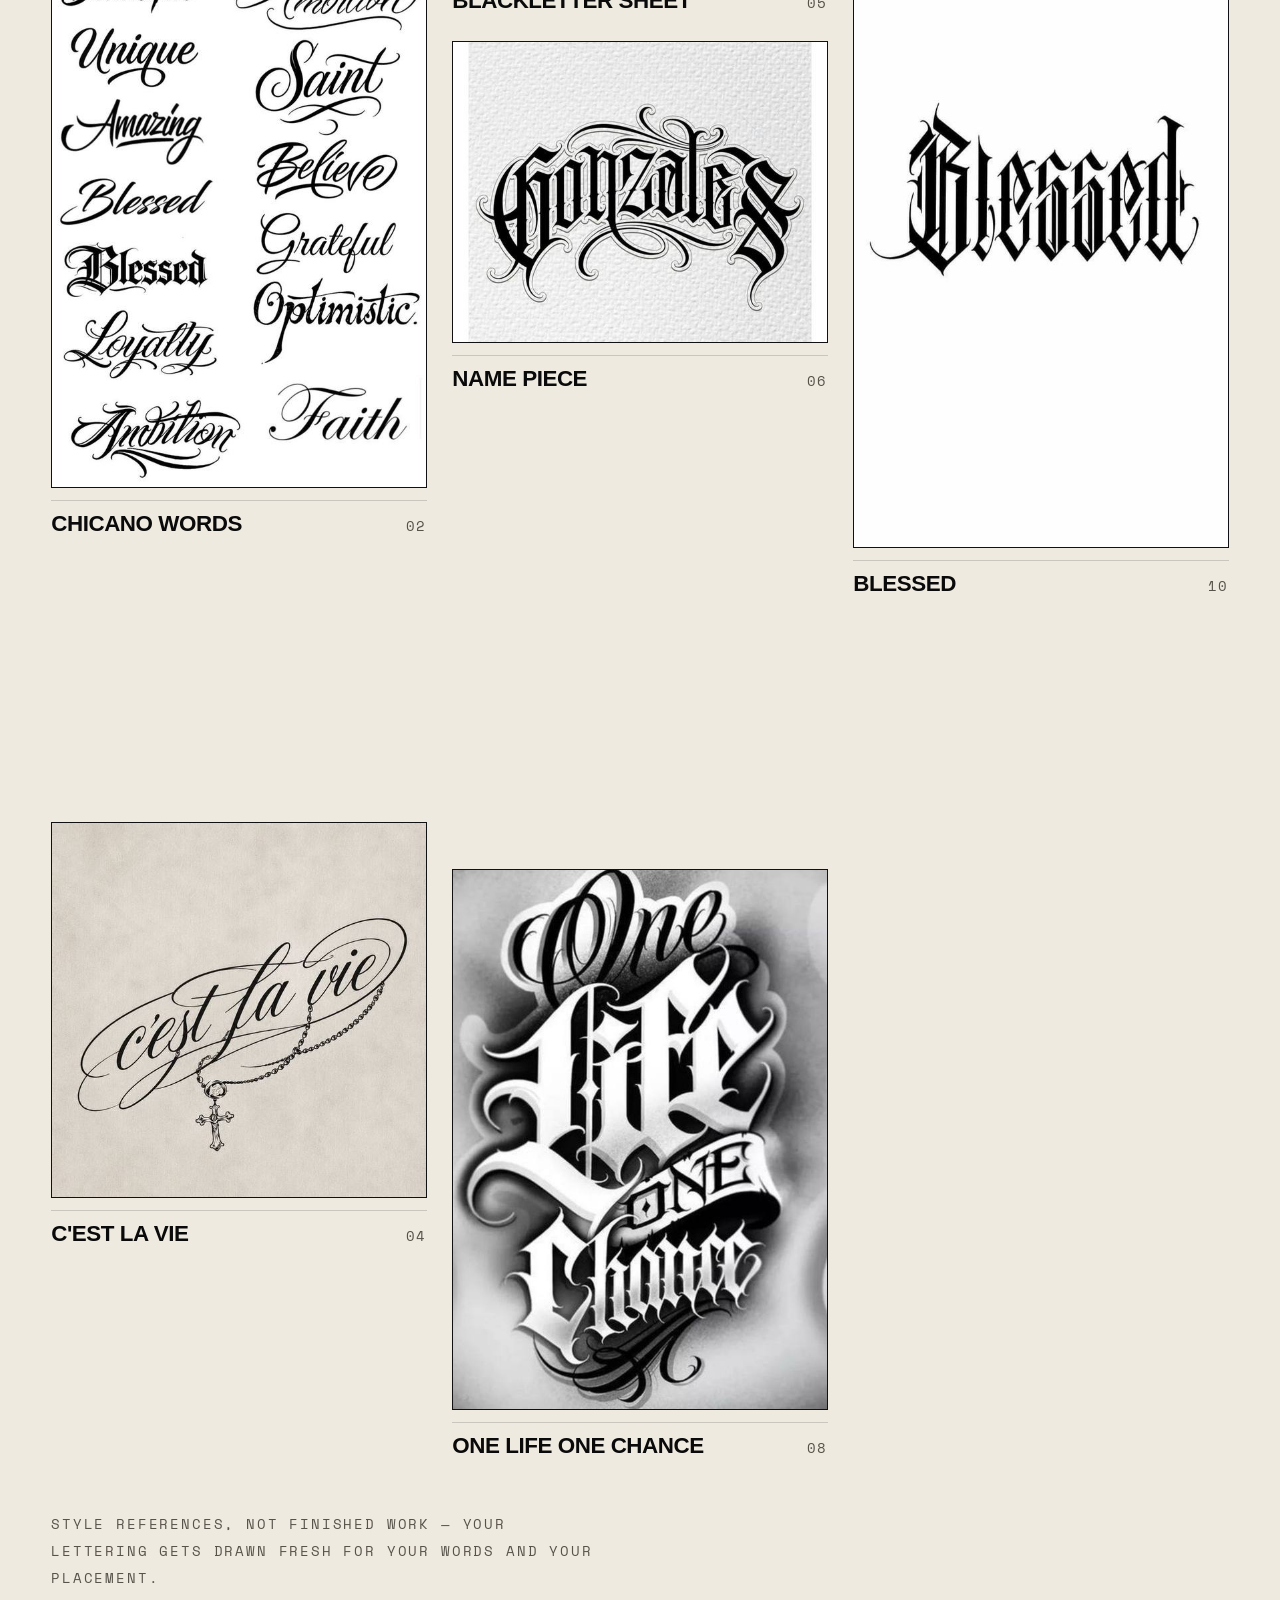
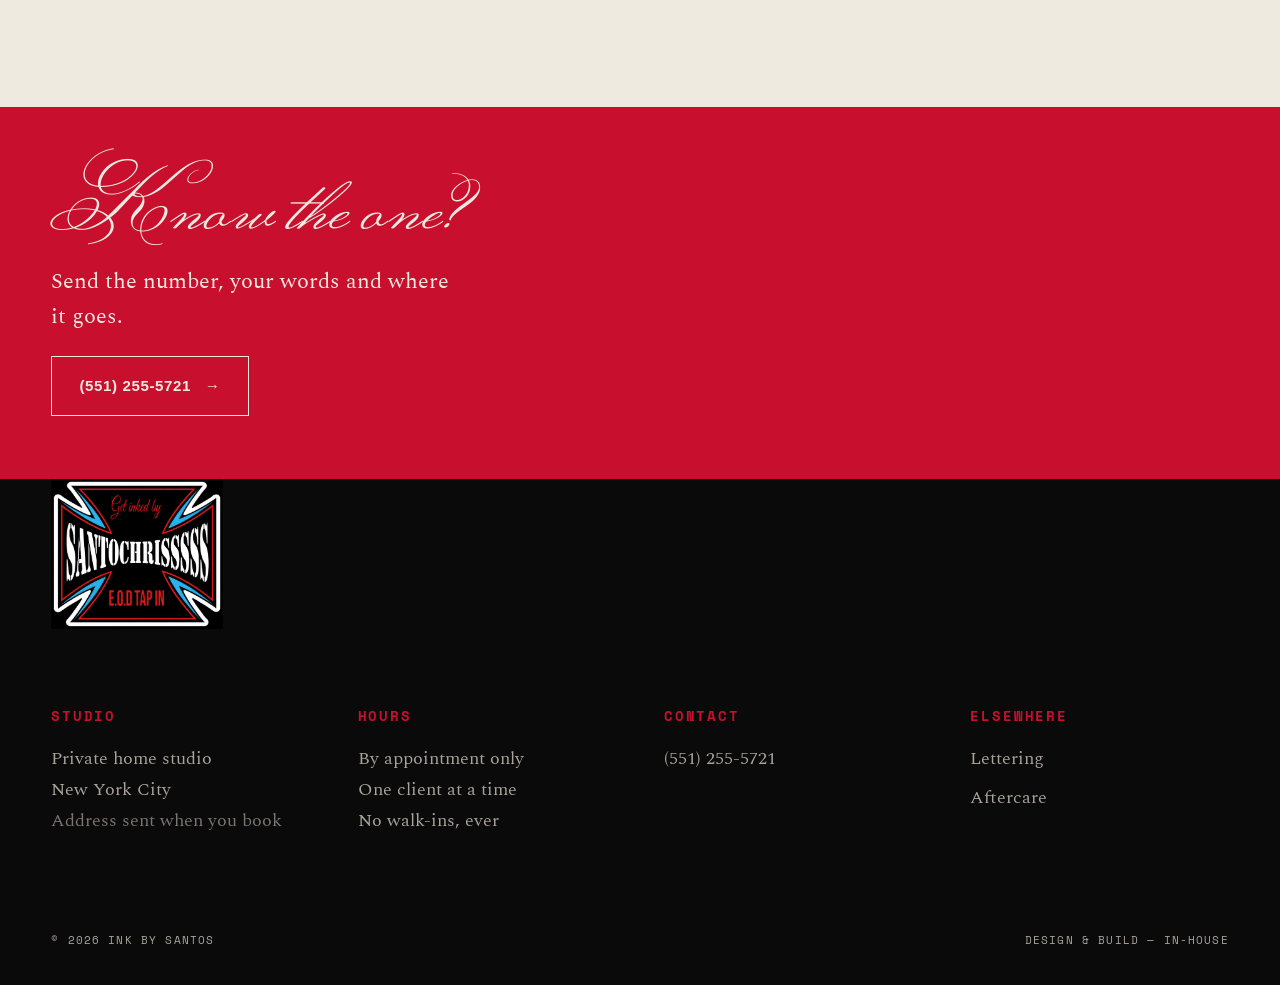
<file: lettering.html>
<!doctype html>
<html lang="en">
<head>
<meta charset="utf-8">
<meta name="viewport" content="width=device-width, initial-scale=1">
<title>Lettering — Ink by Santos</title>
<meta name="description" content="Script, chicano and blackletter lettering styles to choose from for a custom tattoo in New York City.">
<meta name="theme-color" content="#0a0a0b">
<link rel="icon" href="assets/img/logo-icon.png" type="image/png">
<link rel="preconnect" href="https://fonts.googleapis.com">
<link rel="preconnect" href="https://fonts.gstatic.com" crossorigin>
<link href="https://fonts.googleapis.com/css2?family=Big+Shoulders+Display:wght@400..900&family=Italianno&family=Monsieur+La+Doulaise&family=Space+Mono:wght@400;700&family=Spectral:ital,wght@0,200;0,300;0,400;0,600;1,300&display=swap" rel="stylesheet">
<link rel="stylesheet" href="assets/css/site.css?v=64d54ab5">
</head>

<body>
<a class="skip-link" href="#main">Skip to content</a>

<div class="curtain" aria-hidden="true">
  <span style="--i:0"></span><span style="--i:1"></span><span style="--i:2"></span><span style="--i:3"></span>
</div>

<header class="masthead is-top">
  <div class="shell masthead__inner">
    <a class="mark mark--img" href="index.html" aria-label="Ink by Santos, home">
      <img class="mark__logo" src="assets/img/logo-mark.png" alt="Get inked by SANTOCHRISSSSS" width="229" height="200">
    </a>
    <nav class="nav" aria-label="Primary">
      <a class="nav__link" href="gallery.html">Work</a>
      <a class="nav__link" href="about.html">About</a>
      <a class="nav__link" href="lettering.html" aria-current="page">Lettering</a>
      <a class="nav__link" href="aftercare.html">Aftercare</a>
      <a class="btn btn--small nav__cta" href="index.html#book">Book<span class="btn__arrow">→</span></a>
    </nav>
    <button class="burger" aria-expanded="false" aria-controls="drawer" aria-label="Menu">
      <span></span><span></span><span></span>
    </button>
  </div>
  <div class="progress" aria-hidden="true"></div>
</header>

<nav class="drawer" id="drawer" aria-label="Mobile">
  <img class="drawer__logo" src="assets/img/logo-mark.png" alt="" aria-hidden="true" width="229" height="200">
  <a class="drawer__link" style="--i:0" href="gallery.html"><span>01</span>Work</a>
  <a class="drawer__link" style="--i:1" href="about.html"><span>02</span>About</a>
  <a class="drawer__link" style="--i:2" href="lettering.html"><span>03</span>Lettering</a>
  <a class="drawer__link" style="--i:3" href="aftercare.html"><span>04</span>Aftercare</a>
  <a class="drawer__link" style="--i:4" href="index.html#book"><span>05</span>Book</a>
  <p class="mono drawer__foot">By appointment · NYC<br><a href="tel:+15512555721">(551) 255-5721</a></p>
</nav>

<main id="main">
  <section class="pane pane--ink page-head">
    <div class="halftone halftone--radial" aria-hidden="true"></div>
    <div class="shell">
      <p class="eyebrow" data-reveal>Pick a style</p>
      <h1 class="page-head__title" data-reveal style="--d:1">
        Lettering
        <span class="page-head__script">styles</span>
      </h1>
      <p class="lede page-head__lede" data-reveal style="--d:2">
        Script, chicano and blackletter to choose from. Find one you like,
        quote the number, and I draw your words in that style.
      </p>
    </div>
  </section>

  <div class="tear" style="background:var(--ink)" aria-hidden="true">
    <svg viewBox="0 0 1200 40" preserveAspectRatio="none"><path fill="#efeae0" d="M0 40V22l31-9 27 11 24-13 35 8 22-11 29 12 26-7 33 10 21-12 30 9 25-10 34 12 23-8 28 11 26-13 32 9 22-10 29 11 27-7 31 10 24-12 28 9 26-9 33 11 22-8 29 10 25-11 32 9 23-7 30 10 26-9 34 11 21-8 28 10V40Z"/></svg>
  </div>

  <section class="pane pane--bone bay" aria-label="Lettering styles">
    <div class="shell">
      <div class="filters" role="group" aria-label="Filter lettering styles">
        <button class="chip" data-filter="all" aria-pressed="true">Everything<sup>11</sup></button>
        <button class="chip" data-filter="script" aria-pressed="false">Script<sup>05</sup></button>
        <button class="chip" data-filter="chicano" aria-pressed="false">Chicano<sup>03</sup></button>
        <button class="chip" data-filter="blackletter" aria-pressed="false">Blackletter<sup>05</sup></button>
      </div>

      <div class="mason mason--auto" data-gallery>

        <button class="tile" data-tags="script fineline" data-title="Script sampler"
                data-meta="Reference &middot; Script"
                data-full="assets/img/lettering/script-sampler.jpg"
                data-reveal style="--d:0">
          <span class="tile__frame ticks">
            <img src="assets/img/lettering/script-sampler-thumb.jpg" alt="Sheet of fine-line script words including Unforgettable, Lucky, Wildflower and Divine" loading="lazy">
            <span class="tile__wash"></span>
            <span class="tile__zoom" aria-hidden="true">+</span>
          </span>
          <span class="tile__meta">
            <span class="tile__name">Script sampler</span>
            <span class="tile__no">01</span>
          </span>
        </button>

        <button class="tile" data-tags="chicano script" data-title="Chicano words"
                data-meta="Reference &middot; Chicano"
                data-full="assets/img/lettering/chicano-words.jpg"
                data-reveal style="--d:1">
          <span class="tile__frame ticks">
            <img src="assets/img/lettering/chicano-words-thumb.jpg" alt="Chicano script words including Beautiful, Blessed, Loyalty, Faith and Ambition" loading="lazy">
            <span class="tile__wash"></span>
            <span class="tile__zoom" aria-hidden="true">+</span>
          </span>
          <span class="tile__meta">
            <span class="tile__name">Chicano words</span>
            <span class="tile__no">02</span>
          </span>
        </button>

        <button class="tile" data-tags="blackletter" data-title="Memento Mori"
                data-meta="Reference &middot; Blackletter"
                data-full="assets/img/lettering/memento-mori.jpg"
                data-reveal style="--d:2">
          <span class="tile__frame ticks">
            <img src="assets/img/lettering/memento-mori-thumb.jpg" alt="Heavy blackletter reading Memento Mori with flourished capitals" loading="lazy">
            <span class="tile__wash"></span>
            <span class="tile__zoom" aria-hidden="true">+</span>
          </span>
          <span class="tile__meta">
            <span class="tile__name">Memento Mori</span>
            <span class="tile__no">03</span>
          </span>
        </button>

        <button class="tile" data-tags="script fineline" data-title="C'est la vie"
                data-meta="Reference &middot; Script"
                data-full="assets/img/lettering/cest-la-vie.jpg"
                data-reveal style="--d:0">
          <span class="tile__frame ticks">
            <img src="assets/img/lettering/cest-la-vie-thumb.jpg" alt="Looping fine script reading c'est la vie with a rosary and cross" loading="lazy">
            <span class="tile__wash"></span>
            <span class="tile__zoom" aria-hidden="true">+</span>
          </span>
          <span class="tile__meta">
            <span class="tile__name">C'est la vie</span>
            <span class="tile__no">04</span>
          </span>
        </button>

        <button class="tile" data-tags="blackletter sheet" data-title="Blackletter sheet"
                data-meta="Reference &middot; Blackletter"
                data-full="assets/img/lettering/sheet-blackletter.jpg"
                data-reveal style="--d:1">
          <span class="tile__frame ticks">
            <img src="assets/img/lettering/sheet-blackletter-thumb.jpg" alt="Specimen sheet of blackletter tattoo faces" loading="lazy">
            <span class="tile__wash"></span>
            <span class="tile__zoom" aria-hidden="true">+</span>
          </span>
          <span class="tile__meta">
            <span class="tile__name">Blackletter sheet</span>
            <span class="tile__no">05</span>
          </span>
        </button>

        <button class="tile" data-tags="blackletter" data-title="Name piece"
                data-meta="Reference &middot; Blackletter"
                data-full="assets/img/lettering/gonzales.jpg"
                data-reveal style="--d:2">
          <span class="tile__frame ticks">
            <img src="assets/img/lettering/gonzales-thumb.jpg" alt="Ornate blackletter name lettering with interlocking flourishes" loading="lazy">
            <span class="tile__wash"></span>
            <span class="tile__zoom" aria-hidden="true">+</span>
          </span>
          <span class="tile__meta">
            <span class="tile__name">Name piece</span>
            <span class="tile__no">06</span>
          </span>
        </button>

        <button class="tile" data-tags="script fineline" data-title="Yours Truly"
                data-meta="Reference &middot; Script"
                data-full="assets/img/lettering/yours-truly.jpg"
                data-reveal style="--d:0">
          <span class="tile__frame ticks">
            <img src="assets/img/lettering/yours-truly-thumb.jpg" alt="Fine copperplate script reading Yours Truly with long flourishes" loading="lazy">
            <span class="tile__wash"></span>
            <span class="tile__zoom" aria-hidden="true">+</span>
          </span>
          <span class="tile__meta">
            <span class="tile__name">Yours Truly</span>
            <span class="tile__no">07</span>
          </span>
        </button>

        <button class="tile" data-tags="chicano" data-title="One Life One Chance"
                data-meta="Reference &middot; Chicano"
                data-full="assets/img/lettering/one-life.jpg"
                data-reveal style="--d:1">
          <span class="tile__frame ticks">
            <img src="assets/img/lettering/one-life-thumb.jpg" alt="Grey-wash chicano lettering reading One Life One Chance" loading="lazy">
            <span class="tile__wash"></span>
            <span class="tile__zoom" aria-hidden="true">+</span>
          </span>
          <span class="tile__meta">
            <span class="tile__name">One Life One Chance</span>
            <span class="tile__no">08</span>
          </span>
        </button>

        <button class="tile" data-tags="script chicano sheet" data-title="Chicano script sheet"
                data-meta="Reference &middot; Script"
                data-full="assets/img/lettering/sheet-script.jpg"
                data-reveal style="--d:2">
          <span class="tile__frame ticks">
            <img src="assets/img/lettering/sheet-script-thumb.jpg" alt="Specimen sheet of ornate chicano tattoo script faces" loading="lazy">
            <span class="tile__wash"></span>
            <span class="tile__zoom" aria-hidden="true">+</span>
          </span>
          <span class="tile__meta">
            <span class="tile__name">Chicano script sheet</span>
            <span class="tile__no">09</span>
          </span>
        </button>

        <button class="tile" data-tags="blackletter" data-title="Blessed"
                data-meta="Reference &middot; Blackletter"
                data-full="assets/img/lettering/blessed.jpg"
                data-reveal style="--d:0">
          <span class="tile__frame ticks">
            <img src="assets/img/lettering/blessed-thumb.jpg" alt="Tall condensed blackletter reading Blessed" loading="lazy">
            <span class="tile__wash"></span>
            <span class="tile__zoom" aria-hidden="true">+</span>
          </span>
          <span class="tile__meta">
            <span class="tile__name">Blessed</span>
            <span class="tile__no">10</span>
          </span>
        </button>

        <button class="tile" data-tags="blackletter" data-title="Son of God"
                data-meta="Reference &middot; Blackletter"
                data-full="assets/img/lettering/son-of-god.jpg"
                data-reveal style="--d:1">
          <span class="tile__frame ticks">
            <img src="assets/img/lettering/son-of-god-thumb.jpg" alt="Outlined blackletter reading Son of God on an arc" loading="lazy">
            <span class="tile__wash"></span>
            <span class="tile__zoom" aria-hidden="true">+</span>
          </span>
          <span class="tile__meta">
            <span class="tile__name">Son of God</span>
            <span class="tile__no">11</span>
          </span>
        </button>
      </div>

      <p class="mono" style="margin-top:clamp(2rem,4vw,3.5rem);color:var(--fg-dim);max-width:62ch;line-height:1.9">
        Style references, not finished work &mdash; your lettering gets drawn
        fresh for your words and your placement.
      </p>
    </div>
  </section>

  <section class="pane pane--blood bay--tight" aria-label="Book lettering">
    <div class="shell" style="display:grid;gap:1.4rem;justify-items:start">
      <h2 class="script" style="font-size:clamp(2.4rem,7vw,5rem);line-height:.9">Know the one?</h2>
      <p class="lede" style="max-width:40ch">
        Send the number, your words and where it goes.
      </p>
      <a class="btn" href="tel:+15512555721">(551) 255-5721<span class="btn__arrow">&#8594;</span></a>
    </div>
  </section>
</main>

<!-- ========================================================== LIGHTBOX -->
<div class="lightbox" role="dialog" aria-modal="true" aria-label="Clip viewer" aria-hidden="true">
  <div class="lightbox__bar">
    <span data-lb-count>01 / 11</span>
    <span>Ink by Santos — the work</span>
    <button class="lightbox__close" type="button">Close ✕</button>
  </div>
  <div class="lightbox__stage">
    <button class="lightbox__nav lightbox__nav--prev" type="button" aria-label="Previous clip">←</button>
    <video controls loop playsinline preload="metadata"></video>
    <img alt="" hidden>
    <button class="lightbox__nav lightbox__nav--next" type="button" aria-label="Next clip">→</button>
  </div>
  <div class="lightbox__foot">
    <p class="lightbox__title"></p>
    <p class="lightbox__tags"></p>
  </div>
</div>

<footer class="pane pane--ink footer">
  <div class="shell">
    <img class="footer__logo" src="assets/img/logo.png" alt="Get inked by SANTOCHRISSSSS" width="1097" height="959" loading="lazy">
    <div class="footer__cols">
      <div class="footer__col">
        <h4>Studio</h4>
        <p>Private home studio<br>New York City<br><span style="opacity:.7">Address sent when you book</span></p>
      </div>
      <div class="footer__col">
        <h4>Hours</h4>
        <p>By appointment only<br>One client at a time<br>No walk-ins, ever</p>
      </div>
      <div class="footer__col">
        <h4>Contact</h4>
        <ul>
          <li><a href="tel:+15512555721">(551) 255-5721</a></li>
        </ul>
      </div>
      <div class="footer__col">
        <h4>Elsewhere</h4>
        <ul>
          <li><a href="lettering.html">Lettering</a></li>
          <li><a href="aftercare.html">Aftercare</a></li>
        </ul>
      </div>
    </div>
    <p class="footer__legal">
      <span>© 2026 Ink by Santos</span>
      <span>Design &amp; build — in-house</span>
    </p>
  </div>
</footer>

<script src="assets/js/site.js?v=151ce257" defer></script>
</body>
</html>
</file>
<file: assets/css/site.css>
/* =========================================================================
   INK BY SANTOS — site.css
   A flash sheet, printed as a website.

   Structure
   00  Tokens
   01  Reset & base
   02  Texture (grain, halftone, torn edges)
   03  Typography
   04  Layout primitives
   05  Header & navigation
   06  Buttons, links, form controls
   07  Motion primitives (reveal, split, marquee)
   08  Home
   09  Gallery + lightbox
   10  About
   11  Aftercare
   12  Footer
   13  Cursor & curtain
   14  Responsive
   15  Reduced motion & print
   ========================================================================= */

/* -------------------------------------------------------------- 00 Tokens */

:root {
  /* ink / bone / blood. Nothing else gets in. */
  --ink: #0a0a0b;
  --ink-2: #131316;
  --ink-3: #1d1d21;
  --bone: #efeae0;
  --bone-2: #ded6c7;
  --bone-3: #b8b0a1;
  --blood: #c8102e;
  --blood-2: #8d0a20;

  /* Contextual roles — flipped per pane, every component reads these. */
  --fg: var(--bone);
  --bg: var(--ink);
  --fg-dim: #aaa49a;
  --rule: rgba(239, 234, 224, 0.16);
  --rule-strong: rgba(239, 234, 224, 0.4);

  --font-display: "Archivo", "Helvetica Neue", Arial, sans-serif;
  --font-ui: "Archivo", "Helvetica Neue", Arial, sans-serif;
  --font-script: "Monsieur La Doulaise", "Italianno", cursive;
  --font-script-2: "Italianno", "Monsieur La Doulaise", cursive;
  --font-body: "Spectral", "Iowan Old Style", Georgia, serif;
  --font-mono: "Space Mono", ui-monospace, "SFMono-Regular", Menlo, monospace;

  /* Fluid type scale, 1.28 ratio at the top end. */
  --t--1: clamp(0.78rem, 0.75rem + 0.16vw, 0.88rem);
  --t-0: clamp(1.02rem, 0.98rem + 0.2vw, 1.14rem);
  --t-1: clamp(1.18rem, 1.1rem + 0.4vw, 1.4rem);
  --t-2: clamp(1.5rem, 1.3rem + 0.9vw, 2.1rem);
  --t-3: clamp(2rem, 1.5rem + 2.2vw, 3.4rem);
  --t-4: clamp(2.3rem, 1.3rem + 4vw, 4.2rem);
  --t-5: clamp(2.6rem, 0.6rem + 8vw, 7rem);

  --gutter: clamp(1.25rem, 4vw, 3.5rem);
  --bay: clamp(4.5rem, 9vw, 9.5rem); /* vertical section rhythm */
  --shell: 1560px;

  --ease: cubic-bezier(0.16, 1, 0.3, 1);
  --ease-punch: cubic-bezier(0.7, 0, 0.2, 1);
}

.pane--ink {
  --fg: var(--bone);
  --bg: var(--ink);
  --fg-dim: #aaa49a;
  --rule: rgba(239, 234, 224, 0.16);
  --rule-strong: rgba(239, 234, 224, 0.42);
}

.pane--bone {
  --fg: var(--ink);
  --bg: var(--bone);
  --fg-dim: #57524a;
  --rule: rgba(10, 10, 11, 0.16);
  --rule-strong: rgba(10, 10, 11, 0.45);
}

.pane--blood {
  --fg: var(--bone);
  --bg: var(--blood);
  --fg-dim: rgba(239, 234, 224, 0.78);
  --rule: rgba(239, 234, 224, 0.34);
  --rule-strong: rgba(239, 234, 224, 0.6);
}

/* ------------------------------------------------------- 01 Reset & base */

*,
*::before,
*::after {
  box-sizing: border-box;
}

* {
  margin: 0;
}

html {
  -webkit-text-size-adjust: 100%;
  scrollbar-color: var(--blood-2) var(--ink);
  scrollbar-width: thin;
}

body {
  background: var(--ink);
  color: var(--bone);
  font-family: var(--font-body);
  font-size: var(--t-0);
  font-weight: 400;
  line-height: 1.7;
  min-height: 100vh;
  overflow-x: hidden;
  -webkit-font-smoothing: antialiased;
  text-rendering: optimizeLegibility;
}

img,
svg,
video {
  display: block;
  max-width: 100%;
}

a {
  color: inherit;
  text-decoration: none;
}

button,
input,
textarea,
select {
  font: inherit;
  color: inherit;
}

::selection {
  background: var(--blood);
  color: var(--bone);
  text-shadow: none;
}

:focus-visible {
  outline: 2px dashed var(--blood);
  outline-offset: 4px;
}

.visually-hidden {
  position: absolute;
  width: 1px;
  height: 1px;
  padding: 0;
  overflow: hidden;
  clip: rect(0 0 0 0);
  clip-path: inset(50%);
  white-space: nowrap;
  border: 0;
}

.skip-link {
  position: fixed;
  top: 0.75rem;
  left: 0.75rem;
  z-index: 999;
  padding: 0.7rem 1.1rem;
  background: var(--blood);
  color: var(--bone);
  font-family: var(--font-mono);
  font-size: var(--t--1);
  letter-spacing: 0.11em;
  text-transform: uppercase;
  transform: translateY(-160%);
  transition: transform 0.3s var(--ease);
}

.skip-link:focus-visible {
  transform: none;
}

/* ---------------------------------------------------------- 02 Texture */

/* The xerox grain layer was removed: a fixed, full-screen element with
   mix-blend-mode and an infinite repaint animation dominated frame time.
   The texture now comes from the halftone fields alone. */

/* Halftone field — the print-shop dot. Used as a section wash. */
.halftone {
  position: absolute;
  inset: 0;
  pointer-events: none;
  background-image: radial-gradient(
    currentColor 1.1px,
    transparent 1.2px
  );
  background-size: 9px 9px;
  opacity: 0.06;
  -webkit-mask-image: linear-gradient(to bottom, #000, transparent 72%);
  mask-image: linear-gradient(to bottom, #000, transparent 72%);
}

.halftone--up {
  -webkit-mask-image: linear-gradient(to top, #000, transparent 72%);
  mask-image: linear-gradient(to top, #000, transparent 72%);
}

.halftone--radial {
  -webkit-mask-image: radial-gradient(circle at 50% 50%, #000, transparent 70%);
  mask-image: radial-gradient(circle at 50% 50%, #000, transparent 70%);
}

/* Torn-paper divider between panes. */
.tear {
  display: block;
  width: 100%;
  height: clamp(18px, 2.4vw, 34px);
  position: relative;
  z-index: 2;
  margin-bottom: -1px;
}

.tear svg {
  width: 100%;
  height: 100%;
  display: block;
}

/* ------------------------------------------------------ 03 Typography */

.display {
  font-family: var(--font-display);
  font-weight: 800;
  line-height: 0.82;
  letter-spacing: -0.005em;
  text-transform: uppercase;
  text-wrap: balance;
}

.display--outline {
  color: transparent;
  -webkit-text-stroke: 1.5px var(--fg);
}

.script {
  font-family: var(--font-script);
  font-weight: 400;
  line-height: 0.9;
  text-transform: none;
  letter-spacing: 0.01em;
}

.script--alt {
  font-family: var(--font-script-2);
}

.mono {
  font-family: var(--font-mono);
  font-size: var(--t--1);
  letter-spacing: 0.13em;
  text-transform: uppercase;
  font-weight: 400;
}

/* Screen-print misregistration: a red plate that never quite lined up. */
.mis {
  position: relative;
  display: inline-block;
  isolation: isolate;
}

.mis::before {
  content: attr(data-text);
  position: absolute;
  inset: 0;
  z-index: -1;
  color: var(--blood);
  -webkit-text-stroke: inherit;
  transform: translate(0.055em, -0.028em);
  transition: transform 0.55s var(--ease);
  pointer-events: none;
}

.mis:hover::before {
  transform: translate(-0.03em, 0.028em);
}

.eyebrow {
  font-family: var(--font-mono);
  font-size: var(--t--1);
  letter-spacing: 0.15em;
  text-transform: uppercase;
  color: var(--fg-dim);
  display: inline-flex;
  align-items: center;
  gap: 0.7rem;
}

.eyebrow::before {
  content: "";
  width: clamp(20px, 3vw, 46px);
  height: 1px;
  background: var(--blood);
  flex: none;
}

.lede {
  font-size: var(--t-1);
  font-weight: 400;
  line-height: 1.55;
  max-width: 46ch;
  text-wrap: pretty;
}

.prose {
  max-width: 62ch;
}

.prose p + p {
  margin-top: 1.15em;
}

.prose p {
  text-wrap: pretty;
}

.prose strong {
  font-weight: 600;
}

.prose em {
  font-style: italic;
  color: var(--fg);
}

.prose a {
  border-bottom: 1px solid var(--blood);
  padding-bottom: 1px;
}

.prose a:hover {
  background: var(--blood);
  color: var(--bone);
}

.dropcap::first-letter {
  float: left;
  font-family: var(--font-display);
  font-weight: 800;
  font-size: 4.1em;
  line-height: 0.72;
  padding: 0.06em 0.12em 0 0;
  color: var(--blood);
}

.hl {
  color: var(--blood);
}

/* -------------------------------------------------- 04 Layout primitives */

.shell {
  width: 100%;
  max-width: var(--shell);
  margin-inline: auto;
  padding-inline: var(--gutter);
}

.pane {
  position: relative;
  background: var(--bg);
  color: var(--fg);
}

.bay {
  padding-block: var(--bay);
}

.bay--tight {
  padding-block: calc(var(--bay) * 0.55);
}

.grid {
  display: grid;
  grid-template-columns: repeat(12, 1fr);
  gap: clamp(1.25rem, 2.4vw, 2.5rem);
}

/* Hairline with a mono label sitting on it — the section masthead. */
.rule-head {
  display: flex;
  align-items: baseline;
  gap: clamp(1rem, 2.5vw, 2rem);
  padding-bottom: 1.2rem;
  border-bottom: 1px solid var(--rule);
  margin-bottom: clamp(2.4rem, 5.5vw, 5rem);
}

.rule-head__no {
  font-family: var(--font-mono);
  font-size: var(--t--1);
  letter-spacing: 0.13em;
  color: var(--blood);
  flex: none;
}

.rule-head__title {
  font-family: var(--font-display);
  font-weight: 700;
  text-transform: uppercase;
  font-size: var(--t-2);
  line-height: 1;
  letter-spacing: 0.01em;
}

.rule-head__meta {
  margin-left: auto;
  font-family: var(--font-mono);
  font-size: var(--t--1);
  letter-spacing: 0.12em;
  text-transform: uppercase;
  color: var(--fg-dim);
}

/* Corner ticks — the die-cut frame used on plates and cards. */
.ticks {
  position: relative;
}

.ticks::before,
.ticks::after {
  content: "";
  position: absolute;
  width: 14px;
  height: 14px;
  border: 1px solid var(--rule-strong);
  transition: width 0.5s var(--ease), height 0.5s var(--ease);
  pointer-events: none;
}

.ticks::before {
  top: -1px;
  left: -1px;
  border-right: 0;
  border-bottom: 0;
}

.ticks::after {
  right: -1px;
  bottom: -1px;
  border-left: 0;
  border-top: 0;
}

.ticks:hover::before,
.ticks:hover::after {
  width: 26px;
  height: 26px;
}

/* ---------------------------------------------------- 05 Header & nav */

.masthead {
  position: fixed;
  inset: 0 0 auto;
  z-index: 300;
  background: rgba(10, 10, 11, 0.94);
  border-bottom: 1px solid rgba(239, 234, 224, 0.12);
  transform: translateY(0);
  transition: transform 0.5s var(--ease), background 0.4s linear;
}

.masthead.is-hidden {
  transform: translateY(-101%);
}

.masthead.is-top {
  background: transparent;
  border-bottom-color: transparent;
}

.masthead__inner {
  display: flex;
  align-items: center;
  gap: clamp(1rem, 3vw, 2.5rem);
  height: clamp(58px, 6.4vw, 76px);
}

.mark {
  display: flex;
  align-items: baseline;
  gap: 0.42rem;
  font-family: var(--font-display);
  font-weight: 800;
  text-transform: uppercase;
  font-size: clamp(1.1rem, 1.6vw, 1.45rem);
  letter-spacing: 0.02em;
  line-height: 1;
  color: var(--bone);
  flex: none;
}

.mark__by {
  font-family: var(--font-script-2);
  font-size: 1.5em;
  text-transform: none;
  letter-spacing: 0;
  color: var(--blood);
  line-height: 0.7;
  transform: translateY(0.06em);
  transition: transform 0.5s var(--ease);
}

.mark:hover .mark__by {
  transform: translateY(0.06em) rotate(-8deg);
}

.nav {
  margin-left: auto;
  display: flex;
  align-items: center;
  gap: clamp(1.1rem, 2.6vw, 2.4rem);
}

.nav__link {
  position: relative;
  font-family: var(--font-mono);
  font-size: var(--t--1);
  letter-spacing: 0.13em;
  text-transform: uppercase;
  padding-block: 0.4rem;
  color: rgba(239, 234, 224, 0.78);
  transition: color 0.35s var(--ease);
}

.nav__link::after {
  content: "";
  position: absolute;
  left: 0;
  bottom: 0;
  height: 1px;
  width: 100%;
  background: var(--blood);
  transform: scaleX(0);
  transform-origin: left;
  transition: transform 0.45s var(--ease);
}

.nav__link:hover,
.nav__link[aria-current="page"] {
  color: var(--bone);
}

.nav__link:hover::after,
.nav__link[aria-current="page"]::after {
  transform: scaleX(1);
}

.nav__link[aria-current="page"]::before {
  content: "";
  position: absolute;
  left: -0.78rem;
  top: 50%;
  width: 4px;
  height: 4px;
  background: var(--blood);
  transform: translateY(-50%) rotate(45deg);
}

.nav__cta {
  display: none;
}

@media (min-width: 900px) {
  .nav__cta {
    display: inline-flex;
  }
}

/* Scroll progress hairline */
.progress {
  position: absolute;
  left: 0;
  bottom: -1px;
  height: 2px;
  width: 100%;
  background: var(--blood);
  transform: scaleX(var(--p, 0));
  transform-origin: left;
}

/* Burger + mobile drawer */
/* Flex, not grid: auto grid rows stretch to fill the button, which throws
   the bar spacing off and stops the X from meeting in the middle. */
.burger {
  display: flex;
  flex-direction: column;
  align-items: center;
  justify-content: center;
  gap: 6px;
  width: 44px;
  height: 44px;
  margin-right: -10px;
  background: none;
  border: 0;
  cursor: pointer;
}

.burger span {
  display: block;
  width: 24px;
  height: 1.5px;
  background: var(--bone);
  transition: transform 0.45s var(--ease), opacity 0.3s linear;
}

.burger[aria-expanded="true"] span:nth-child(1) {
  transform: translateY(7.5px) rotate(45deg);
}

.burger[aria-expanded="true"] span:nth-child(2) {
  opacity: 0;
}

.burger[aria-expanded="true"] span:nth-child(3) {
  transform: translateY(-7.5px) rotate(-45deg);
}

@media (min-width: 900px) {
  .burger {
    display: none;
  }
}

.drawer {
  position: fixed;
  inset: 0;
  z-index: 290;
  background: var(--ink);
  display: grid;
  align-content: center;
  padding: 6rem var(--gutter) 3rem;
  clip-path: inset(0 0 100% 0);
  transition: clip-path 0.75s var(--ease);
  overflow-y: auto;
}

.drawer.is-open {
  clip-path: inset(0 0 0 0);
}

.drawer__link {
  display: block;
  font-family: var(--font-display);
  font-weight: 800;
  text-transform: uppercase;
  font-size: clamp(2.6rem, 13vw, 5rem);
  line-height: 1.02;
  padding-block: 0.16em;
  border-bottom: 1px solid var(--rule);
  opacity: 0;
  transform: translateY(28px);
  transition: opacity 0.6s var(--ease), transform 0.7s var(--ease),
    color 0.3s linear;
  transition-delay: calc(var(--i) * 70ms + 120ms);
}

.drawer.is-open .drawer__link {
  opacity: 1;
  transform: none;
}

.drawer__link:hover {
  color: var(--blood);
}

.drawer__link span {
  font-family: var(--font-mono);
  font-size: 0.8rem;
  letter-spacing: 0.13em;
  color: var(--blood);
  vertical-align: super;
  margin-right: 0.6rem;
}

.drawer__foot {
  margin-top: 2.5rem;
  color: var(--fg-dim);
}

@media (min-width: 900px) {
  .drawer {
    display: none;
  }
}

/* ------------------------------------------ 06 Buttons, links, controls */

.btn {
  --btn-fg: var(--bone);
  --btn-bg: transparent;
  position: relative;
  display: inline-flex;
  align-items: center;
  gap: 0.85rem;
  padding: 0.95rem 1.6rem;
  border: 1px solid currentColor;
  background: var(--btn-bg);
  color: var(--btn-fg);
  font-family: var(--font-mono);
  font-size: var(--t--1);
  letter-spacing: 0.13em;
  text-transform: uppercase;
  cursor: pointer;
  overflow: hidden;
  isolation: isolate;
  transition: color 0.4s var(--ease), border-color 0.4s var(--ease);
}

.btn::before {
  content: "";
  position: absolute;
  inset: 0;
  z-index: -1;
  background: var(--blood);
  transform: translateY(101%);
  transition: transform 0.5s var(--ease-punch);
}

.btn:hover {
  color: var(--bone);
  border-color: var(--blood);
}

.btn:hover::before {
  transform: translateY(0);
}

.btn__arrow {
  display: inline-block;
  transition: transform 0.45s var(--ease);
}

.btn:hover .btn__arrow {
  transform: translateX(5px);
}

.btn--solid {
  --btn-bg: var(--blood);
  --btn-fg: var(--bone);
  border-color: var(--blood);
}

.btn--solid::before {
  background: var(--bone);
}

.btn--solid:hover {
  color: var(--ink);
  border-color: var(--bone);
}

.btn--small {
  padding: 0.6rem 1.05rem;
}

/* Text link with a wiping rule */
.tlink {
  position: relative;
  display: inline-block;
  font-family: var(--font-mono);
  font-size: var(--t--1);
  letter-spacing: 0.12em;
  text-transform: uppercase;
  padding-bottom: 0.3rem;
}

.tlink::after {
  content: "";
  position: absolute;
  inset: auto 0 0;
  height: 1px;
  background: currentColor;
  transform-origin: right;
  transition: transform 0.45s var(--ease);
}

.tlink:hover::after {
  transform: scaleX(0);
  transform-origin: right;
}

.tlink::before {
  content: "";
  position: absolute;
  inset: auto 0 0;
  height: 1px;
  background: var(--blood);
  transform: scaleX(0);
  transform-origin: left;
  transition: transform 0.45s var(--ease) 0.12s;
}

.tlink:hover::before {
  transform: scaleX(1);
}

/* Field: label above, hairline below, red on focus. */
.field {
  display: grid;
  gap: 0.55rem;
}

.field > span {
  font-family: var(--font-mono);
  font-size: var(--t--1);
  letter-spacing: 0.13em;
  text-transform: uppercase;
  color: var(--fg-dim);
}

.field input,
.field textarea,
.field select {
  width: 100%;
  padding: 0.75rem 0 0.8rem;
  background: transparent;
  border: 0;
  border-bottom: 1px solid var(--rule-strong);
  font-family: var(--font-body);
  font-size: var(--t-1);
  font-weight: 400;
  transition: border-color 0.35s var(--ease);
}

.field select {
  font-family: var(--font-mono);
  font-size: var(--t--1);
  letter-spacing: 0.14em;
  text-transform: uppercase;
  padding-block: 0.95rem;
  border-radius: 0;
  appearance: none;
  background-image: linear-gradient(45deg, transparent 50%, currentColor 50%),
    linear-gradient(135deg, currentColor 50%, transparent 50%);
  background-position: right 12px center, right 6px center;
  background-size: 6px 6px, 6px 6px;
  background-repeat: no-repeat;
}

.field select option {
  background: var(--ink);
  color: var(--bone);
}

.field textarea {
  resize: vertical;
  min-height: 7rem;
}

.field input:focus,
.field textarea:focus,
.field select:focus {
  outline: 0;
  border-bottom-color: var(--blood);
}

.field input::placeholder,
.field textarea::placeholder {
  color: var(--fg-dim);
  opacity: 0.6;
}

/* ------------------------------------------------ 07 Motion primitives */

/* Deliberately NOT clip-path: a clipped element reports a zero-area
   intersection rect, so an IntersectionObserver would never fire and the
   reveal would deadlock itself. Opacity and transform are safe. The masked
   "lift" lives on .line below, where the clipping sits on the parent. */
[data-reveal] {
  opacity: 0;
  transform: translateY(20px);
  transition: opacity 0.9s var(--ease), transform 1s var(--ease);
  transition-delay: calc(var(--d, 0) * 85ms);
}

[data-reveal].is-in {
  opacity: 1;
  transform: none;
}

/* Line-by-line headline reveal, built by JS */
.line {
  display: block;
  overflow: hidden;
  padding-bottom: 0.04em;
}

.line > i {
  display: block;
  font-style: inherit;
  transform: translateY(105%);
  transition: transform 1.05s var(--ease);
  transition-delay: calc(var(--l, 0) * 95ms);
}

.is-in .line > i,
.line.is-in > i {
  transform: none;
}

/* Ticker */
/* Flat rather than rotated: the old tilt needed an over-scaled, clipped band
   and kept a large layer composited every frame. Straight rules read tighter
   and cost nothing. */
.ticker {
  position: relative;
  overflow: hidden;
  background: var(--ink);
  color: var(--bone);
  border-top: 1px solid var(--blood);
  border-bottom: 1px solid var(--blood);
  padding-block: clamp(0.75rem, 1.3vw, 1.15rem);
  z-index: 5;
}

.ticker__track {
  display: flex;
  width: max-content;
  animation: ticker 42s linear infinite;
}

.ticker:hover .ticker__track {
  animation-play-state: paused;
}

.ticker__row {
  display: flex;
  align-items: center;
  gap: clamp(1.6rem, 3vw, 3rem);
  padding-right: clamp(1.6rem, 3vw, 3rem);
  font-family: var(--font-display);
  font-weight: 700;
  text-transform: uppercase;
  font-size: clamp(1.1rem, 2vw, 1.75rem);
  letter-spacing: 0.04em;
  white-space: nowrap;
}

.ticker__row b {
  font-weight: inherit;
}

.ticker__row i {
  font-style: normal;
  font-size: 0.62em;
  color: var(--blood);
  transform: translateY(-0.12em);
  display: inline-block;
}

.ticker__row b {
  letter-spacing: 0.06em;
}

@keyframes ticker {
  to {
    transform: translateX(-50%);
  }
}

/* --------------------------------------------------------------- 08 Home */

.hero {
  position: relative;
  min-height: 100svh;
  display: flex;
  align-items: flex-end;
  padding-top: clamp(7rem, 14vh, 11rem);
  padding-bottom: clamp(2rem, 5vh, 4rem);
  overflow: hidden;
  isolation: isolate;
}

.hero__bg {
  position: absolute;
  inset: 0;
  z-index: -2;
  background: radial-gradient(
      ellipse 70% 60% at 68% 34%,
      rgba(200, 16, 46, 0.09),
      transparent 68%
    ),
    linear-gradient(180deg, #0a0a0b 0%, #101013 55%, #0a0a0b 100%);
}

.hero__inner {
  width: 100%;
  display: grid;
  grid-template-columns: repeat(12, 1fr);
  gap: clamp(1.25rem, 2.4vw, 2.5rem);
  align-items: end;
}

.hero__type {
  grid-column: 1 / -1;
  position: relative;
  z-index: 3;
}

.hero__eyebrow {
  margin-bottom: clamp(1.2rem, 3vw, 2.2rem);
}

.hero__word {
  font-family: var(--font-display);
  font-weight: 800;
  text-transform: uppercase;
  font-size: var(--t-5);
  line-height: 0.78;
  letter-spacing: -0.012em;
  display: block;
}

.hero__word--outline {
  color: transparent;
  -webkit-text-stroke: clamp(1px, 0.16vw, 2.4px) var(--bone);
}

.hero__word--outline .mis::before {
  -webkit-text-stroke: clamp(1px, 0.16vw, 2.4px) var(--blood);
  color: transparent;
}

.hero__script {
  position: absolute;
  font-family: var(--font-script);
  color: var(--blood);
  font-size: clamp(3.4rem, 11vw, 10rem);
  line-height: 0.7;
  pointer-events: none;
  z-index: 4;
  left: clamp(4.5rem, 22vw, 22rem);
  top: clamp(1.6rem, 6vw, 5.4rem);
  transform: rotate(-4deg);
}

.hero__lede {
  margin-top: clamp(1.6rem, 3.5vw, 2.6rem);
  color: var(--fg-dim);
  max-width: 40ch;
}

.hero__lede strong {
  color: var(--bone);
  font-weight: 400;
}

.hero__actions {
  display: flex;
  flex-wrap: wrap;
  gap: 0.9rem;
  margin-top: clamp(1.6rem, 3vw, 2.4rem);
}

.hero__meta {
  margin-top: clamp(2rem, 4vw, 3rem);
  padding-top: 1rem;
  border-top: 1px solid var(--rule);
  display: flex;
  flex-wrap: wrap;
  gap: clamp(1rem, 3vw, 2.6rem);
  color: var(--fg-dim);
}

.hero__meta b {
  color: var(--bone);
  font-weight: 400;
}

/* The stencil plate: pointer wipes the finished ink away to show linework */
.plate {
  position: relative;
  aspect-ratio: 9 / 11;
  border: 1px solid var(--rule);
  background: linear-gradient(160deg, #131316, #0c0c0e);
  overflow: hidden;
  touch-action: pan-y;
}

.plate img {
  position: absolute;
  inset: 0;
  width: 100%;
  height: 100%;
  object-fit: contain;
  padding: 8%;
}

.plate__finished {
  --mx: 50%;
  --my: -30%;
  --r: 0px;
  -webkit-mask-image: radial-gradient(
    circle at var(--mx) var(--my),
    transparent 0 var(--r),
    #000 calc(var(--r) + 60px)
  );
  mask-image: radial-gradient(
    circle at var(--mx) var(--my),
    transparent 0 var(--r),
    #000 calc(var(--r) + 60px)
  );
  transition: none;
}

.plate__cap {
  position: absolute;
  left: 0;
  right: 0;
  bottom: 0;
  display: flex;
  justify-content: space-between;
  gap: 1rem;
  padding: 0.9rem 1.1rem;
  font-family: var(--font-mono);
  font-size: 0.68rem;
  letter-spacing: 0.12em;
  text-transform: uppercase;
  color: var(--fg-dim);
  border-top: 1px solid var(--rule);
  background: rgba(10, 10, 11, 0.82);
}

.plate__cap b {
  color: var(--blood);
  font-weight: 400;
}

.hero__plate {
  grid-column: 1 / -1;
  margin-top: 2.5rem;
  position: relative;
  z-index: 2;
}

.scroll-cue {
  position: absolute;
  left: var(--gutter);
  bottom: 1.2rem;
  display: none;
  align-items: center;
  gap: 0.8rem;
  font-family: var(--font-mono);
  font-size: 0.66rem;
  letter-spacing: 0.15em;
  text-transform: uppercase;
  color: var(--fg-dim);
}

.scroll-cue::after {
  content: "";
  width: 54px;
  height: 1px;
  background: linear-gradient(to right, var(--blood), transparent);
  animation: cue 2.4s var(--ease) infinite;
  transform-origin: left;
}

@keyframes cue {
  0%, 100% { transform: scaleX(0.3); opacity: 0.4; }
  50% { transform: scaleX(1); opacity: 1; }
}

/* Statement / manifesto */
.statement {
  grid-column: 1 / -1;
  font-family: var(--font-display);
  font-weight: 700;
  text-transform: uppercase;
  font-size: var(--t-3);
  line-height: 0.96;
  letter-spacing: 0.005em;
  text-wrap: balance;
}

.statement i {
  font-family: var(--font-script);
  font-style: normal;
  text-transform: none;
  font-size: 1.7em;
  line-height: 0.5;
  color: var(--blood);
  letter-spacing: 0;
  padding-inline: 0.06em;
}

/* Selected work — deliberately uneven, like a wall of prints */
.works {
  display: grid;
  grid-template-columns: repeat(12, 1fr);
  gap: clamp(1.5rem, 3vw, 3rem) clamp(1.25rem, 2.4vw, 2.5rem);
}

.work {
  position: relative;
  grid-column: span 12;
  display: block;
}

.work__frame {
  position: relative;
  overflow: hidden;
  background: var(--ink-2);
  border: 1px solid var(--rule);
}

.work__frame img {
  width: 100%;
  height: 100%;
  object-fit: cover;
  transition: transform 1.1s var(--ease), filter 0.7s var(--ease);
}

.work:hover .work__frame img {
  transform: scale(1.045);
}

.work__wash {
  position: absolute;
  inset: 0;
  background: var(--blood);
  opacity: 0;
  transition: opacity 0.6s var(--ease);
}

.work:hover .work__wash {
  opacity: 0.24;
}

.work__no {
  position: absolute;
  top: 0.9rem;
  left: 1rem;
  font-family: var(--font-mono);
  font-size: 0.68rem;
  letter-spacing: 0.13em;
  color: var(--bone);
  text-shadow: 0 1px 3px rgba(0, 0, 0, 0.8);
  z-index: 2;
}

.work__meta {
  display: flex;
  align-items: baseline;
  justify-content: space-between;
  gap: 1rem;
  padding-top: 0.9rem;
  border-top: 1px solid var(--rule);
  margin-top: 0.9rem;
}

.work__title {
  font-family: var(--font-display);
  font-weight: 700;
  text-transform: uppercase;
  font-size: var(--t-1);
  line-height: 1;
  letter-spacing: 0.01em;
  transition: color 0.35s var(--ease);
}

.work:hover .work__title {
  color: var(--blood);
}

.work__tag {
  font-family: var(--font-mono);
  font-size: var(--t--1);
  letter-spacing: 0.11em;
  text-transform: uppercase;
  color: var(--fg-dim);
  flex: none;
}

/* Process */
.steps {
  display: grid;
  gap: 0;
  counter-reset: step;
}

.step {
  display: grid;
  grid-template-columns: auto 1fr;
  gap: clamp(1.2rem, 4vw, 3.5rem);
  align-items: start;
  padding-block: clamp(1.6rem, 3.4vw, 2.6rem);
  border-top: 1px solid var(--rule);
  position: relative;
  transition: padding-left 0.55s var(--ease);
}

.step:last-child {
  border-bottom: 1px solid var(--rule);
}

.step:hover {
  padding-left: clamp(0.5rem, 1.6vw, 1.4rem);
}

.step__no {
  font-family: var(--font-display);
  font-weight: 800;
  font-size: clamp(2.6rem, 6vw, 5rem);
  line-height: 0.8;
  color: transparent;
  -webkit-text-stroke: 1.2px var(--rule-strong);
  transition: -webkit-text-stroke-color 0.5s var(--ease), color 0.5s var(--ease);
  min-width: 2.2ch;
}

.step:hover .step__no {
  -webkit-text-stroke-color: var(--blood);
}

.step__body h3 {
  font-family: var(--font-display);
  font-weight: 700;
  text-transform: uppercase;
  font-size: var(--t-2);
  line-height: 1;
  margin-bottom: 0.6rem;
}

.step__body p {
  max-width: 58ch;
  color: var(--fg-dim);
}

.step__time {
  font-family: var(--font-mono);
  font-size: var(--t--1);
  letter-spacing: 0.12em;
  text-transform: uppercase;
  color: var(--blood);
  margin-top: 0.7rem;
  display: block;
}

/* Booking */
.booking__form {
  display: grid;
  gap: clamp(1.4rem, 3vw, 2.2rem);
}

.booking__row {
  display: grid;
  gap: clamp(1.4rem, 3vw, 2.2rem);
}

@media (min-width: 700px) {
  .booking__row--2 {
    grid-template-columns: 1fr 1fr;
  }
}

.booking__note {
  font-family: var(--font-mono);
  font-size: var(--t--1);
  letter-spacing: 0.14em;
  text-transform: uppercase;
  color: var(--fg-dim);
  line-height: 1.9;
}

.fineprint {
  display: grid;
  gap: 1.1rem;
  border-left: 1px solid var(--rule);
  padding-left: clamp(1.2rem, 2.5vw, 2rem);
}

.fineprint dt {
  font-family: var(--font-mono);
  font-size: var(--t--1);
  letter-spacing: 0.13em;
  text-transform: uppercase;
  color: var(--blood);
}

.fineprint dd {
  margin: 0.2rem 0 0;
  color: var(--fg-dim);
  max-width: 40ch;
}

/* ------------------------------------------------ 09 Gallery + lightbox */

.page-head {
  position: relative;
  padding-top: clamp(8rem, 18vh, 13rem);
  padding-bottom: clamp(2.5rem, 6vw, 5rem);
  overflow: hidden;
}

.page-head__title {
  font-family: var(--font-display);
  font-weight: 800;
  text-transform: uppercase;
  font-size: var(--t-4);
  line-height: 0.82;
  letter-spacing: -0.01em;
}

.page-head__script {
  display: block;
  font-family: var(--font-script);
  color: var(--blood);
  text-transform: none;
  font-size: clamp(2.6rem, 8vw, 7rem);
  line-height: 0.66;
  letter-spacing: 0;
  margin-left: clamp(1rem, 8vw, 7rem);
  margin-top: -0.12em;
}

.page-head__lede {
  margin-top: clamp(1.6rem, 3vw, 2.4rem);
  color: var(--fg-dim);
}

.filters {
  display: flex;
  flex-wrap: wrap;
  gap: 0.5rem;
  padding-block: 1.2rem;
  border-block: 1px solid var(--rule);
  position: sticky;
  top: clamp(58px, 6.4vw, 76px);
  z-index: 20;
  background: var(--bg);
}

.chip {
  font-family: var(--font-mono);
  font-size: var(--t--1);
  letter-spacing: 0.12em;
  text-transform: uppercase;
  padding: 0.5rem 0.95rem;
  border: 1px solid var(--rule);
  background: transparent;
  cursor: pointer;
  color: var(--fg-dim);
  transition: color 0.3s var(--ease), border-color 0.3s var(--ease),
    background 0.3s var(--ease);
}

.chip:hover {
  color: var(--fg);
  border-color: var(--rule-strong);
}

.chip[aria-pressed="true"] {
  background: var(--blood);
  border-color: var(--blood);
  color: var(--bone);
}

.chip sup {
  font-size: 0.7em;
  margin-left: 0.35rem;
  opacity: 0.7;
}

.mason {
  columns: 1;
  column-gap: clamp(1.25rem, 2.4vw, 2.4rem);
  margin-top: clamp(2rem, 4vw, 3.5rem);
}

@media (min-width: 640px) {
  .mason { columns: 2; }
}

@media (min-width: 1100px) {
  .mason { columns: 3; }
}

.tile {
  break-inside: avoid;
  margin-bottom: clamp(1.25rem, 2.4vw, 2.4rem);
  display: block;
  width: 100%;
  padding: 0;
  border: 0;
  background: none;
  text-align: left;
  cursor: pointer;
  transition: opacity 0.5s var(--ease), transform 0.5s var(--ease),
    filter 0.5s var(--ease);
}

.tile.is-muted {
  opacity: 0.18;
  filter: grayscale(1);
  pointer-events: none;
}

.tile__frame {
  position: relative;
  overflow: hidden;
  border: 1px solid var(--rule);
  background: var(--bone);
}

.tile__frame img {
  width: 100%;
  height: auto;
  transition: transform 1s var(--ease);
}

.tile:hover .tile__frame img {
  transform: scale(1.035) rotate(-0.4deg);
}

.tile__wash {
  position: absolute;
  inset: 0;
  background: var(--blood);
  opacity: 0;
  transition: opacity 0.55s var(--ease);
}

.tile:hover .tile__wash {
  opacity: 0.2;
}

.tile__zoom {
  position: absolute;
  right: 0.8rem;
  bottom: 0.8rem;
  width: 42px;
  height: 42px;
  display: grid;
  place-items: center;
  background: var(--ink);
  color: var(--bone);
  font-family: var(--font-mono);
  font-size: 1rem;
  opacity: 0;
  transform: translateY(8px) scale(0.9);
  transition: opacity 0.4s var(--ease), transform 0.5s var(--ease);
}

.tile:hover .tile__zoom {
  opacity: 1;
  transform: none;
}

.tile__meta {
  display: flex;
  align-items: baseline;
  justify-content: space-between;
  gap: 1rem;
  padding-top: 0.75rem;
  margin-top: 0.75rem;
  border-top: 1px solid var(--rule);
}

.tile__name {
  font-family: var(--font-display);
  font-weight: 700;
  text-transform: uppercase;
  font-size: var(--t-1);
  line-height: 1;
  transition: color 0.3s var(--ease);
}

.tile:hover .tile__name {
  color: var(--blood);
}

.tile__no {
  font-family: var(--font-mono);
  font-size: var(--t--1);
  letter-spacing: 0.11em;
  color: var(--fg-dim);
  flex: none;
}

/* Lightbox */
.lightbox {
  position: fixed;
  inset: 0;
  z-index: 350;
  display: grid;
  grid-template-rows: auto 1fr auto;
  background: rgba(8, 8, 9, 0.98);
  opacity: 0;
  visibility: hidden;
  transition: opacity 0.45s var(--ease), visibility 0.45s;
}

.lightbox.is-open {
  opacity: 1;
  visibility: visible;
}

.lightbox__bar {
  display: flex;
  align-items: center;
  gap: 1rem;
  padding: 1.1rem var(--gutter);
  border-bottom: 1px solid rgba(239, 234, 224, 0.14);
  font-family: var(--font-mono);
  font-size: var(--t--1);
  letter-spacing: 0.12em;
  text-transform: uppercase;
  color: #9a958c;
}

.lightbox__bar b {
  color: var(--bone);
  font-weight: 400;
}

.lightbox__close {
  margin-left: auto;
  background: none;
  border: 1px solid rgba(239, 234, 224, 0.3);
  color: var(--bone);
  padding: 0.45rem 0.85rem;
  cursor: pointer;
  font-family: var(--font-mono);
  font-size: var(--t--1);
  letter-spacing: 0.12em;
  transition: background 0.3s var(--ease), border-color 0.3s var(--ease);
}

.lightbox__close:hover {
  background: var(--blood);
  border-color: var(--blood);
}

.lightbox__stage {
  position: relative;
  display: grid;
  place-items: center;
  padding: clamp(1rem, 3vw, 2.5rem);
  min-height: 0;
}

.lightbox__stage img {
  max-width: min(90vw, 900px);
  max-height: 100%;
  width: auto;
  height: auto;
  object-fit: contain;
  border: 1px solid rgba(239, 234, 224, 0.18);
  opacity: 0;
  transform: scale(0.985);
  transition: opacity 0.5s var(--ease), transform 0.6s var(--ease);
}

.lightbox__stage img.is-ready {
  opacity: 1;
  transform: none;
}

.lightbox__nav {
  position: absolute;
  top: 50%;
  transform: translateY(-50%);
  width: 54px;
  height: 54px;
  display: grid;
  place-items: center;
  background: rgba(10, 10, 11, 0.7);
  border: 1px solid rgba(239, 234, 224, 0.24);
  color: var(--bone);
  cursor: pointer;
  font-size: 1.1rem;
  transition: background 0.3s var(--ease), border-color 0.3s var(--ease);
}

.lightbox__nav:hover {
  background: var(--blood);
  border-color: var(--blood);
}

.lightbox__nav--prev { left: clamp(0.5rem, 2vw, 1.6rem); }
.lightbox__nav--next { right: clamp(0.5rem, 2vw, 1.6rem); }

.lightbox__foot {
  display: flex;
  flex-wrap: wrap;
  align-items: baseline;
  gap: 0.6rem 1.6rem;
  padding: 1.1rem var(--gutter) 1.4rem;
  border-top: 1px solid rgba(239, 234, 224, 0.14);
}

.lightbox__title {
  font-family: var(--font-display);
  font-weight: 700;
  text-transform: uppercase;
  font-size: var(--t-2);
  line-height: 1;
  color: var(--bone);
}

.lightbox__tags {
  font-family: var(--font-mono);
  font-size: var(--t--1);
  letter-spacing: 0.12em;
  text-transform: uppercase;
  color: #9a958c;
}

/* ------------------------------------------------------------- 10 About */

.portrait {
  position: relative;
}

.portrait__frame {
  position: relative;
  border: 1px solid var(--rule);
  overflow: hidden;
  background: var(--bone);
}

.portrait__frame img {
  width: 100%;
  transition: transform 1.4s var(--ease);
}

.portrait:hover .portrait__frame img {
  transform: scale(1.03);
}

.portrait__tape {
  position: absolute;
  top: -14px;
  left: 50%;
  translate: -50% 0;
  rotate: -2.5deg;
  width: clamp(90px, 22%, 160px);
  height: 30px;
  background: rgba(239, 234, 224, 0.82);
  box-shadow: 0 2px 12px rgba(0, 0, 0, 0.4);
  z-index: 3;
  -webkit-mask-image: linear-gradient(
      to right,
      transparent 0 3px,
      #000 3px calc(100% - 3px),
      transparent calc(100% - 3px)
    );
  mask-image: linear-gradient(
    to right,
    transparent 0 3px,
    #000 3px calc(100% - 3px),
    transparent calc(100% - 3px)
  );
}

.portrait__cap {
  display: flex;
  justify-content: space-between;
  gap: 1rem;
  padding-top: 0.8rem;
  margin-top: 0.8rem;
  border-top: 1px solid var(--rule);
  font-family: var(--font-mono);
  font-size: var(--t--1);
  letter-spacing: 0.11em;
  text-transform: uppercase;
  color: var(--fg-dim);
}

.timeline {
  border-top: 1px solid var(--rule);
}

.tl {
  display: grid;
  grid-template-columns: clamp(4.5rem, 10vw, 8rem) 1fr;
  gap: clamp(1rem, 3vw, 2.5rem);
  padding-block: clamp(1.4rem, 2.6vw, 2rem);
  border-bottom: 1px solid var(--rule);
  position: relative;
}

.tl::before {
  content: "";
  position: absolute;
  left: 0;
  top: -1px;
  height: 1px;
  width: 0;
  background: var(--blood);
  transition: width 0.7s var(--ease);
}

.tl:hover::before {
  width: 100%;
}

.tl__year {
  font-family: var(--font-mono);
  font-size: var(--t--1);
  letter-spacing: 0.11em;
  color: var(--blood);
  padding-top: 0.35em;
}

.tl__what h3 {
  font-family: var(--font-display);
  font-weight: 700;
  text-transform: uppercase;
  font-size: var(--t-2);
  line-height: 1;
  margin-bottom: 0.4rem;
}

.tl__what p {
  color: var(--fg-dim);
  max-width: 58ch;
}

.signature {
  width: min(100%, 420px);
  height: auto;
  overflow: visible;
}

.signature path {
  fill: none;
  stroke: var(--blood);
  stroke-width: 3.2;
  stroke-linecap: round;
  stroke-linejoin: round;
  stroke-dasharray: var(--len, 1400);
  stroke-dashoffset: var(--len, 1400);
}

.sign-off.is-in .signature path {
  animation: sign 2.4s var(--ease) forwards;
  animation-delay: calc(var(--s, 0) * 0.5s + 0.75s);
}

@keyframes sign {
  to {
    stroke-dashoffset: 0;
  }
}

.creds {
  display: grid;
  gap: 0;
  border-top: 1px solid var(--rule);
}

.creds div {
  display: flex;
  flex-wrap: wrap;
  align-items: baseline;
  justify-content: space-between;
  gap: 0.6rem 1.5rem;
  padding-block: 0.95rem;
  border-bottom: 1px solid var(--rule);
}

.creds dt {
  font-family: var(--font-mono);
  font-size: var(--t--1);
  letter-spacing: 0.12em;
  text-transform: uppercase;
  color: var(--fg-dim);
}

.creds dd {
  margin: 0;
  font-family: var(--font-display);
  font-weight: 700;
  text-transform: uppercase;
  font-size: var(--t-1);
  letter-spacing: 0.01em;
  text-align: right;
}

.pullquote {
  font-family: var(--font-script-2);
  font-size: clamp(2.4rem, 7vw, 5.5rem);
  line-height: 1.02;
  color: var(--blood);
  text-wrap: balance;
  padding-block: clamp(1rem, 3vw, 2rem);
}

/* --------------------------------------------------------- 12 Footer */

.footer {
  position: relative;
  overflow: hidden;
}

.footer__wordmark {
  font-family: var(--font-display);
  font-weight: 800;
  text-transform: uppercase;
  font-size: clamp(3.2rem, 15.5vw, 15rem);
  line-height: 0.76;
  letter-spacing: -0.015em;
  color: transparent;
  -webkit-text-stroke: 1px rgba(239, 234, 224, 0.28);
  white-space: nowrap;
  user-select: none;
}

.footer__cols {
  display: grid;
  gap: clamp(1.8rem, 4vw, 3rem);
  padding-block: clamp(2rem, 4vw, 3.5rem);
  border-bottom: 1px solid var(--rule);
}

@media (min-width: 760px) {
  .footer__cols {
    grid-template-columns: repeat(4, 1fr);
  }
}

.footer__col h4 {
  font-family: var(--font-mono);
  font-size: var(--t--1);
  letter-spacing: 0.13em;
  text-transform: uppercase;
  color: var(--blood);
  margin-bottom: 1rem;
}

.footer__col ul {
  list-style: none;
  padding: 0;
  display: grid;
  gap: 0.5rem;
}

.footer__col a,
.footer__col p {
  color: var(--fg-dim);
  transition: color 0.3s var(--ease);
}

.footer__col a:hover {
  color: var(--blood);
}

.footer__legal {
  display: flex;
  flex-wrap: wrap;
  gap: 0.6rem 1.8rem;
  padding-block: 1.4rem 2.2rem;
  font-family: var(--font-mono);
  font-size: 0.66rem;
  letter-spacing: 0.11em;
  text-transform: uppercase;
  color: var(--fg-dim);
}

.footer__legal span:last-child {
  margin-left: auto;
}

/* --------------------------------------------------------- 13 Curtain */

/* Load / page-transition curtain */
.curtain {
  position: fixed;
  inset: 0;
  z-index: 450;
  display: grid;
  grid-template-columns: repeat(4, 1fr);
  pointer-events: none;
}

/* The lift is a CSS animation, not a JS class, so a blocked or disabled
   script can never leave a black sheet over the site. JS only drops it. */
.curtain span {
  background: var(--ink);
  transform: scaleY(0);
  transform-origin: top;
  animation: curtain-lift 0.8s var(--ease) both;
  animation-delay: calc(var(--i) * 60ms);
}

@keyframes curtain-lift {
  from {
    transform: scaleY(1);
  }
}

.curtain.is-closing span {
  animation: none;
  transform-origin: bottom;
  transform: scaleY(1);
  transition: transform 0.55s var(--ease);
  transition-delay: calc(var(--i) * 60ms);
}

/* ------------------------------------------------------ 14 Responsive */

@media (min-width: 700px) {
  .work--a { grid-column: span 7; }
  .work--b { grid-column: span 5; margin-top: clamp(2rem, 6vw, 5rem); }
  .work--c { grid-column: span 5; }
  .work--d { grid-column: span 7; margin-top: clamp(-4rem, -4vw, 0rem); }
  .scroll-cue { display: flex; }
}

@media (min-width: 1000px) {
  .hero__type {
    grid-column: 1 / span 7;
  }
  .hero__plate {
    grid-column: 8 / span 5;
    margin-top: 0;
  }
  .statement {
    grid-column: 2 / span 10;
  }
  .care__rail {
    display: block;
  }
}

@media (min-width: 1240px) {
  .hero__type { grid-column: 1 / span 6; }
  .hero__plate { grid-column: 8 / span 5; }
}

/* Utility spans used across pages */
.col-full { grid-column: 1 / -1; }

@media (min-width: 900px) {
  .col-4 { grid-column: span 4; }
  .col-5 { grid-column: span 5; }
  .col-6 { grid-column: span 6; }
  .col-7 { grid-column: span 7; }
  .col-8 { grid-column: span 8; }
  .col-start-2 { grid-column-start: 2; }
  .col-start-6 { grid-column-start: 6; }
  .col-start-7 { grid-column-start: 7; }
}

@media (max-width: 899px) {
  .col-4, .col-5, .col-6, .col-7, .col-8 { grid-column: 1 / -1; }
}

/* ------------------------------------------- 15 Reduced motion & print */

@media (prefers-reduced-motion: reduce) {
  html {
    scroll-behavior: auto;
  }

  *,
  *::before,
  *::after {
    animation-duration: 0.001ms !important;
    animation-iteration-count: 1 !important;
    transition-duration: 0.001ms !important;
  }

  [data-reveal] {
    opacity: 1;
    transform: none;
    clip-path: none;
  }

  .line > i {
    transform: none;
  }

  .ticker__track {
    animation: none;
    transform: none;
  }

  .curtain {
    display: none;
  }

  .signature path {
    stroke-dashoffset: 0;
  }
}

@media print {
  .masthead,
  .curtain,
  .ticker,
  .footer,
  .no-print {
    display: none !important;
  }

  body,
  .pane {
    background: #fff !important;
    color: #000 !important;
  }



  a[href^="http"]::after {
    content: " (" attr(href) ")";
    font-size: 0.75em;
  }
}

/* Registered so the stencil reveal radius can be transitioned. Browsers
   without @property support simply snap instead of easing. */
@property --r {
  syntax: "<length>";
  inherits: false;
  initial-value: 0px;
}

.plate__finished {
  transition: --r 0.5s var(--ease);
}

.plate.is-wiping .plate__finished {
  transition: --r 1.6s var(--ease), --mx 1.6s var(--ease), --my 1.6s var(--ease);
}

@property --mx {
  syntax: "<percentage>";
  inherits: false;
  initial-value: 50%;
}

@property --my {
  syntax: "<percentage>";
  inherits: false;
  initial-value: 50%;
}

/* Work frame ratios — the wall of prints is uneven on purpose. */
.work__frame { aspect-ratio: 4 / 5; }
.work--a .work__frame { aspect-ratio: 16 / 11; }
.work--b .work__frame { aspect-ratio: 4 / 5; }
.work--c .work__frame { aspect-ratio: 1 / 1; }
.work--d .work__frame { aspect-ratio: 16 / 10; }

/* The tickers are rotated and over-scaled so their ends never show; the band
   clips the resulting overflow instead of letting it widen the document. */
.ticker-band {
  overflow: hidden;
  position: relative;
  z-index: 5;
}

html {
  overflow-x: clip;
}

/* Below the drawer breakpoint the burger is the only navigation. */
@media (max-width: 899px) {
  .nav__link {
    display: none;
  }
}

/* Scrollbar as a printed edge, without the stock arrow buttons. */
::-webkit-scrollbar {
  width: 10px;
  height: 10px;
}

::-webkit-scrollbar-track {
  background: var(--ink);
}

::-webkit-scrollbar-thumb {
  background: var(--blood-2);
  border: 2px solid var(--ink);
}

::-webkit-scrollbar-thumb:hover {
  background: var(--blood);
}

::-webkit-scrollbar-button {
  display: none;
}

/* Tiles are buttons, so their inner boxes are spans that need block flow. */
.tile__frame { display: block; }
.tile__meta { display: flex; }

/* The autograph: real calligraphy from the script face, uncovered left to
   right at pen speed, with an SVG flourish that draws underneath it. */
.autograph {
  display: block;
  font-family: var(--font-script);
  color: var(--blood);
  font-size: clamp(3.4rem, 9vw, 6.5rem);
  line-height: 0.8;
  clip-path: inset(0 100% 0 0);
  transition: clip-path 1.6s cubic-bezier(0.55, 0, 0.25, 1);
}

.sign-off.is-in .autograph {
  clip-path: inset(0 -6% 0 0);
}

@media (prefers-reduced-motion: reduce) {
  .autograph { clip-path: none; }
}

/* Hover wash: a red vignette rising off the bottom edge rather than a flat
   tint across the whole plate, so the linework stays readable. */
.tile__wash,
.work__wash {
  background: linear-gradient(
    to top,
    rgba(160, 10, 32, 0.72),
    rgba(200, 16, 46, 0.16) 58%,
    transparent 88%
  );
  opacity: 0;
}

.tile:hover .tile__wash,
.work:hover .work__wash {
  opacity: 1;
}

/* =========================================================== 16 Video ===
   Clips are portrait phone footage. They load only when they scroll into
   view, stay muted so autoplay is allowed, and always carry a poster frame
   so the artwork still shows if the codec is unsupported. */

.vid {
  position: relative;
  display: block;
  overflow: hidden;
  background: var(--ink-2);
  aspect-ratio: 9 / 16;
}

.vid video,
.vid img.vid__poster {
  width: 100%;
  height: 100%;
  object-fit: cover;
  display: block;
}

.vid video {
  position: absolute;
  inset: 0;
  opacity: 0;
  transition: opacity 0.6s var(--ease);
}

.vid video.is-playing {
  opacity: 1;
}

/* Masthead / footer mark */
.mark__logo {
  height: clamp(30px, 3.6vw, 42px);
  width: auto;
  display: block;
}

.mark--img {
  gap: 0;
}

.drawer__logo {
  height: 64px;
  width: auto;
  margin-bottom: 2rem;
}

.footer__logo {
  height: clamp(90px, 12vw, 150px);
  width: auto;
  margin-bottom: 1.5rem;
}

/* Uniform portrait grid — every clip is 9:16, so columns beat masonry. */
.mason {
  columns: auto;
  display: grid;
  grid-template-columns: repeat(auto-fill, minmax(min(100%, 230px), 1fr));
  gap: clamp(1rem, 2vw, 1.8rem);
  margin-top: clamp(2rem, 4vw, 3.5rem);
}

.tile {
  margin-bottom: 0;
}

.tile__frame {
  aspect-ratio: 9 / 16;
}

.tile__frame .vid {
  aspect-ratio: auto;
  height: 100%;
}

/* Hero plate holds a clip rather than the old stencil pair. */
.plate--video {
  aspect-ratio: 9 / 13;
}

.plate--video .vid {
  position: absolute;
  inset: 0;
  aspect-ratio: auto;
}

/* Sound toggle on the hero clip */
.vid__sound {
  position: absolute;
  right: 0.75rem;
  top: 0.75rem;
  z-index: 3;
  width: 40px;
  height: 40px;
  display: grid;
  place-items: center;
  background: rgba(10, 10, 11, 0.7);
  border: 1px solid var(--rule-strong);
  color: var(--bone);
  cursor: pointer;
  font-family: var(--font-mono);
  font-size: 0.7rem;
  transition: background 0.3s var(--ease);
}

.vid__sound:hover {
  background: var(--blood);
  border-color: var(--blood);
}

/* Lightbox plays the clip full size with controls. */
.lightbox__stage video {
  max-width: min(90vw, 520px);
  max-height: 100%;
  width: auto;
  height: auto;
  border: 1px solid rgba(239, 234, 224, 0.18);
  background: #000;
}

.work__frame .vid {
  position: absolute;
  inset: 0;
  aspect-ratio: auto;
}

/* Selected work on the home page is portrait now, so even spans read better */
@media (min-width: 700px) {
  .work--a { grid-column: span 3; }
  .work--b { grid-column: span 3; margin-top: clamp(2rem, 5vw, 4rem); }
  .work--c { grid-column: span 3; }
  .work--d { grid-column: span 3; margin-top: clamp(2rem, 5vw, 4rem); }
  .work--a .work__frame,
  .work--b .work__frame,
  .work--c .work__frame,
  .work--d .work__frame { aspect-ratio: 9 / 16; }
}

/* ===================================================== 17 Lettering ====
   Reference sheets come in mixed aspect ratios, so this grid flows in
   columns rather than forcing every tile to the clips' 9:16. */

.mason--auto {
  display: block;
  columns: 1;
  column-gap: clamp(1rem, 2vw, 1.8rem);
}

@media (min-width: 640px) {
  .mason--auto { columns: 2; }
}

@media (min-width: 1150px) {
  .mason--auto { columns: 3; }
}

.mason--auto .tile {
  break-inside: avoid;
  display: block;
  width: 100%;
  margin-bottom: clamp(1rem, 2vw, 1.8rem);
}

.mason--auto .tile__frame {
  aspect-ratio: auto;
  background: #fff;
}

.mason--auto .tile__frame img {
  width: 100%;
  height: auto;
}

/* Lettering art is black on white, so the red hover wash reads better
   lightened rather than darkened. */
.mason--auto .tile__wash {
  background: linear-gradient(
    to top,
    rgba(200, 16, 46, 0.5),
    rgba(200, 16, 46, 0.12) 60%,
    transparent 90%
  );
}

/* The lightbox carries both an image and a video; whichever the tile needs
   is shown. The base reset sets display on img/video, which would beat the
   hidden attribute without this. */
.lightbox__stage [hidden] {
  display: none !important;
}

.lightbox__stage img {
  background: #fff;
}

/* ============================================= 18 Inspiration categories ===
   Six labelled sections rather than one undifferentiated wall. Each flows in
   columns so the mixed aspect ratios keep their own proportions. */

.cat {
  scroll-margin-top: calc(clamp(58px, 6.4vw, 76px) + 5.5rem);
}

.cat + .cat {
  margin-top: clamp(3.5rem, 8vw, 7rem);
}

.cat .rule-head {
  margin-bottom: clamp(1.6rem, 3.5vw, 2.6rem);
}

.cat__grid {
  columns: 1;
  column-gap: clamp(1rem, 2vw, 1.7rem);
}

@media (min-width: 620px) {
  .cat__grid { columns: 2; }
}

@media (min-width: 1000px) {
  .cat__grid { columns: 3; }
}

@media (min-width: 1400px) {
  .cat__grid { columns: 4; }
}

.cat__grid .tile {
  break-inside: avoid;
  display: block;
  width: 100%;
  margin: 0 0 clamp(1rem, 2vw, 1.7rem);
  padding: 0;
  border: 0;
  background: none;
  text-align: left;
  cursor: pointer;
}

.cat__grid .tile__frame {
  aspect-ratio: auto;
  background: #fff;
  display: block;
}

.cat__grid .tile__frame img {
  width: 100%;
  height: auto;
  display: block;
  transition: transform 0.9s var(--ease);
}

.cat__grid .tile:hover .tile__frame img {
  transform: scale(1.03);
}

/* Artwork is black on white, so the hover wash reads from the bottom up. */
.cat__grid .tile__wash {
  background: linear-gradient(
    to top,
    rgba(160, 10, 32, 0.6),
    rgba(200, 16, 46, 0.14) 58%,
    transparent 88%
  );
}

/* The category bar scrolls with the page and sticks under the header. */
.filters {
  gap: 0.45rem;
  margin-bottom: clamp(2rem, 5vw, 3.5rem);
}

a.chip {
  text-decoration: none;
  transition: color 0.3s var(--ease), border-color 0.3s var(--ease),
    background 0.3s var(--ease);
}

a.chip:hover {
  background: var(--blood);
  border-color: var(--blood);
  color: var(--bone);
}

a.chip sup {
  font-size: 0.7em;
  margin-left: 0.35rem;
  opacity: 0.65;
}

@media (max-width: 619px) {
  .filters {
    position: static;
    overflow-x: auto;
    flex-wrap: nowrap;
    scrollbar-width: none;
  }
  .filters::-webkit-scrollbar { display: none; }
  .chip { flex: none; }
}

/* ================================================ 19 Simplification pass ===
   Fewer, larger images and less furniture around them. The artwork is the
   content; corner ticks, hover washes and zoom badges were competing with it. */

/* Three columns at most, so every image is large enough to read. */
@media (min-width: 620px) {
  .cat__grid { columns: 2; }
}

@media (min-width: 1100px) {
  .cat__grid { columns: 3; }
}

@media (min-width: 1400px) {
  .cat__grid { columns: 3; }
}

.cat + .cat {
  margin-top: clamp(4rem, 9vw, 8rem);
}

.cat__grid .tile__frame {
  border: 1px solid rgba(10, 10, 11, 0.1);
  transition: border-color 0.4s var(--ease);
}

.cat__grid .tile:hover .tile__frame {
  border-color: var(--blood);
}

/* Caption: a quiet number, then the name. No rules, no flourish. */
.cat__grid .tile__meta {
  display: flex;
  align-items: baseline;
  gap: 0.7rem;
  border-top: 0;
  padding-top: 0.7rem;
  margin-top: 0;
}

.cat__grid .tile__no {
  font-family: var(--font-mono);
  font-size: 0.72rem;
  letter-spacing: 0.1em;
  color: var(--blood);
  flex: none;
}

.cat__grid .tile__name {
  font-family: var(--font-body);
  font-weight: 400;
  font-size: 0.98rem;
  letter-spacing: 0;
  text-transform: none;
  line-height: 1.3;
  color: var(--fg);
}

.cat__grid .tile:hover .tile__name {
  color: var(--blood);
}

/* The section masthead loses its description; the title and count say it. */
.cat .rule-head__meta {
  display: none;
}

/* Corner ticks and halftone washes removed across the site. */
.ticks::before,
.ticks::after {
  display: none;
}

.halftone {
  display: none;
}

/* Gallery and selected-work tiles lose the hover wash and zoom badge too. */
.tile__wash,
.work__wash,
.tile__zoom {
  display: none;
}

/* The legal strip that used to sit under this rule is gone, so the rule has
   nothing to separate. Close the footer with padding instead. */
.footer__cols {
  border-bottom: 0;
  padding-bottom: clamp(2.5rem, 6vw, 4.5rem);
}


/* ==================================================== 20 Type refresh =====
   Headings move off the condensed industrial face onto Archivo: wider,
   heavier and far easier to read at a glance. Buttons and navigation leave
   the monospace behind for the same family at a lighter weight, with much
   less letter-spacing. Space Mono stays only for the small print marks. */

.display,
.rule-head__title,
.hero__word,
.page-head__title,
.phase__title,
.tile__name,
.work__title,
.lightbox__title,
.drawer__link,
.faq summary,
.alert h4,
.step__no,
.creds dd,
.mark {
  font-family: var(--font-display);
  letter-spacing: -0.02em;
}

.display,
.hero__word,
.page-head__title {
  line-height: 0.92;
}

.rule-head__title,
.phase__title {
  line-height: 1;
}

/* The outlined wordmark was the hardest thing on the site to read: a
   transparent fill behind a hairline stroke. It is solid now. */
.hero__word--outline {
  color: var(--bone);
  -webkit-text-stroke: 0;
}

.hero__word--outline .mis::before {
  -webkit-text-stroke: 0;
  color: var(--blood);
}

.display--outline {
  color: var(--fg);
  -webkit-text-stroke: 0;
}

.step__no {
  color: var(--fg-dim);
  -webkit-text-stroke: 0;
}

/* Buttons and nav: readable sans, generous size, barely any tracking. */
.btn,
.chip,
.nav__link,
.tlink {
  font-family: var(--font-ui);
  font-weight: 600;
  letter-spacing: 0.04em;
  text-transform: uppercase;
}

.btn {
  font-size: clamp(0.84rem, 0.8rem + 0.18vw, 0.95rem);
  padding: 1rem 1.7rem;
}

.btn--small {
  padding: 0.65rem 1.15rem;
}

.nav__link {
  font-size: clamp(0.82rem, 0.78rem + 0.18vw, 0.92rem);
}

.chip {
  font-size: clamp(0.8rem, 0.76rem + 0.16vw, 0.9rem);
  padding: 0.6rem 1.05rem;
}

.chip sup {
  font-family: var(--font-mono);
  font-weight: 400;
}

/* The drawer links are set in the display face, which is wider now. */
.drawer__link {
  font-size: clamp(2.1rem, 10vw, 3.6rem);
}

.drawer__link span {
  font-family: var(--font-mono);
}

/* Section numbers and small labels stay monospace. */
.rule-head__no,
.eyebrow,
.mono,
.tile__no,
.work__tag,
.plate__cap,
.portrait__cap,
.booking__note,
.footer__col h4,
.fineprint dt,
.creds dt,
.tl__year,
.phase__no,
.lightbox__tags,
.lightbox__bar {
  font-family: var(--font-mono);
}

/* ===================================================== 21 Mobile layout ===
   Single-column grids turned Get Inspired into 32 screens of scrolling on a
   phone. Two columns halves every media page and keeps each image at a size
   that still reads. */

@media (max-width: 700px) {
  /* Get Inspired: two columns, tighter gutters. */
  .cat__grid {
    columns: 2;
    column-gap: 0.6rem;
  }

  .cat__grid .tile {
    margin-bottom: 0.6rem;
  }

  .cat + .cat {
    margin-top: 2.6rem;
  }

  /* The clip gallery: two portrait tiles per row. */
  .mason {
    grid-template-columns: repeat(2, 1fr);
    gap: 0.6rem;
    margin-top: 1.6rem;
  }

  /* Selected work on the home page: two up rather than four stacked. */
  .work--a,
  .work--b,
  .work--c,
  .work--d {
    grid-column: span 6;
    margin-top: 0;
  }

  .works {
    gap: 0.9rem 0.6rem;
  }

  .work--a .work__frame,
  .work--b .work__frame,
  .work--c .work__frame,
  .work--d .work__frame {
    aspect-ratio: 9 / 16;
  }

  .work__meta {
    padding-top: 0.6rem;
    margin-top: 0.6rem;
  }

  .work__title {
    font-size: 1rem;
  }

  .work__tag {
    display: none;
  }

  /* The hero clip does not need to be most of the screen. */
  .plate--video {
    aspect-ratio: 4 / 5;
  }

  /* The about portrait was a full-height column on a phone. */
  .portrait__frame .vid {
    aspect-ratio: 4 / 5 !important;
  }

  /* Section rhythm tightens up so the page is not mostly padding. */
  .bay {
    padding-block: 3.2rem;
  }

  .rule-head {
    margin-bottom: 1.5rem;
    padding-bottom: 0.8rem;
  }
}

/* Comfortable tap targets everywhere on touch devices. */
@media (pointer: coarse) {
  .nav__link,
  .footer__col a,
  .chip {
    min-height: 44px;
    display: inline-flex;
    align-items: center;
  }

  .lightbox__nav {
    width: 48px;
    height: 48px;
  }
}

/* The inline nav was never hidden below the burger breakpoint, so phones got
   two navigations at once and the link row ran off the right edge. */
@media (max-width: 899px) {
  .nav {
    display: none;
  }

  .masthead__inner {
    justify-content: space-between;
  }

  .burger {
    margin-left: auto;
  }
}

/* ================================================= 22 Footer & contrast ===
   Every pane on the home page had ended up the same near-black, so the page
   read as one flat slab. The booking block is bone now, which puts light
   between the dark work grid and the dark footer. */

/* ---- Footer: far more compact on a phone ---- */
@media (max-width: 700px) {
  .footer__logo {
    height: 64px;
    margin-bottom: 1.1rem;
  }

  .footer__cols {
    grid-template-columns: 1fr;
    gap: 1.1rem;
    padding-block: 1.6rem;
  }

  .footer__col h4 {
    margin-bottom: 0.35rem;
    font-size: 0.72rem;
    letter-spacing: 0.1em;
  }

  .footer__col p,
  .footer__col ul {
    line-height: 1.45;
    font-size: 0.95rem;
  }

  .footer__col ul {
    gap: 0.2rem;
  }

  /* The phone number is the one thing anybody needs down here. */
  .footer__col:last-child a {
    font-size: 1.15rem;
    font-weight: 600;
  }
}

/* Footer on a phone: two columns for the detail, the number on its own row
   at a size worth tapping. */
@media (max-width: 700px) {
  .footer__cols {
    grid-template-columns: 1fr 1fr;
    gap: 1.2rem 1rem;
  }

  .footer__col:last-child {
    grid-column: 1 / -1;
    padding-top: 0.6rem;
    border-top: 1px solid var(--rule);
  }
}

/* Clip tiles sit on bone now, so the frame needs a light-ground border and
   the caption needs the pane's own foreground rather than bone-on-bone. */
.pane--bone .tile__frame {
  border-color: rgba(10, 10, 11, 0.14);
  background: var(--ink-2);
}

.pane--bone .tile:hover .tile__frame {
  border-color: var(--blood);
}
</file>
